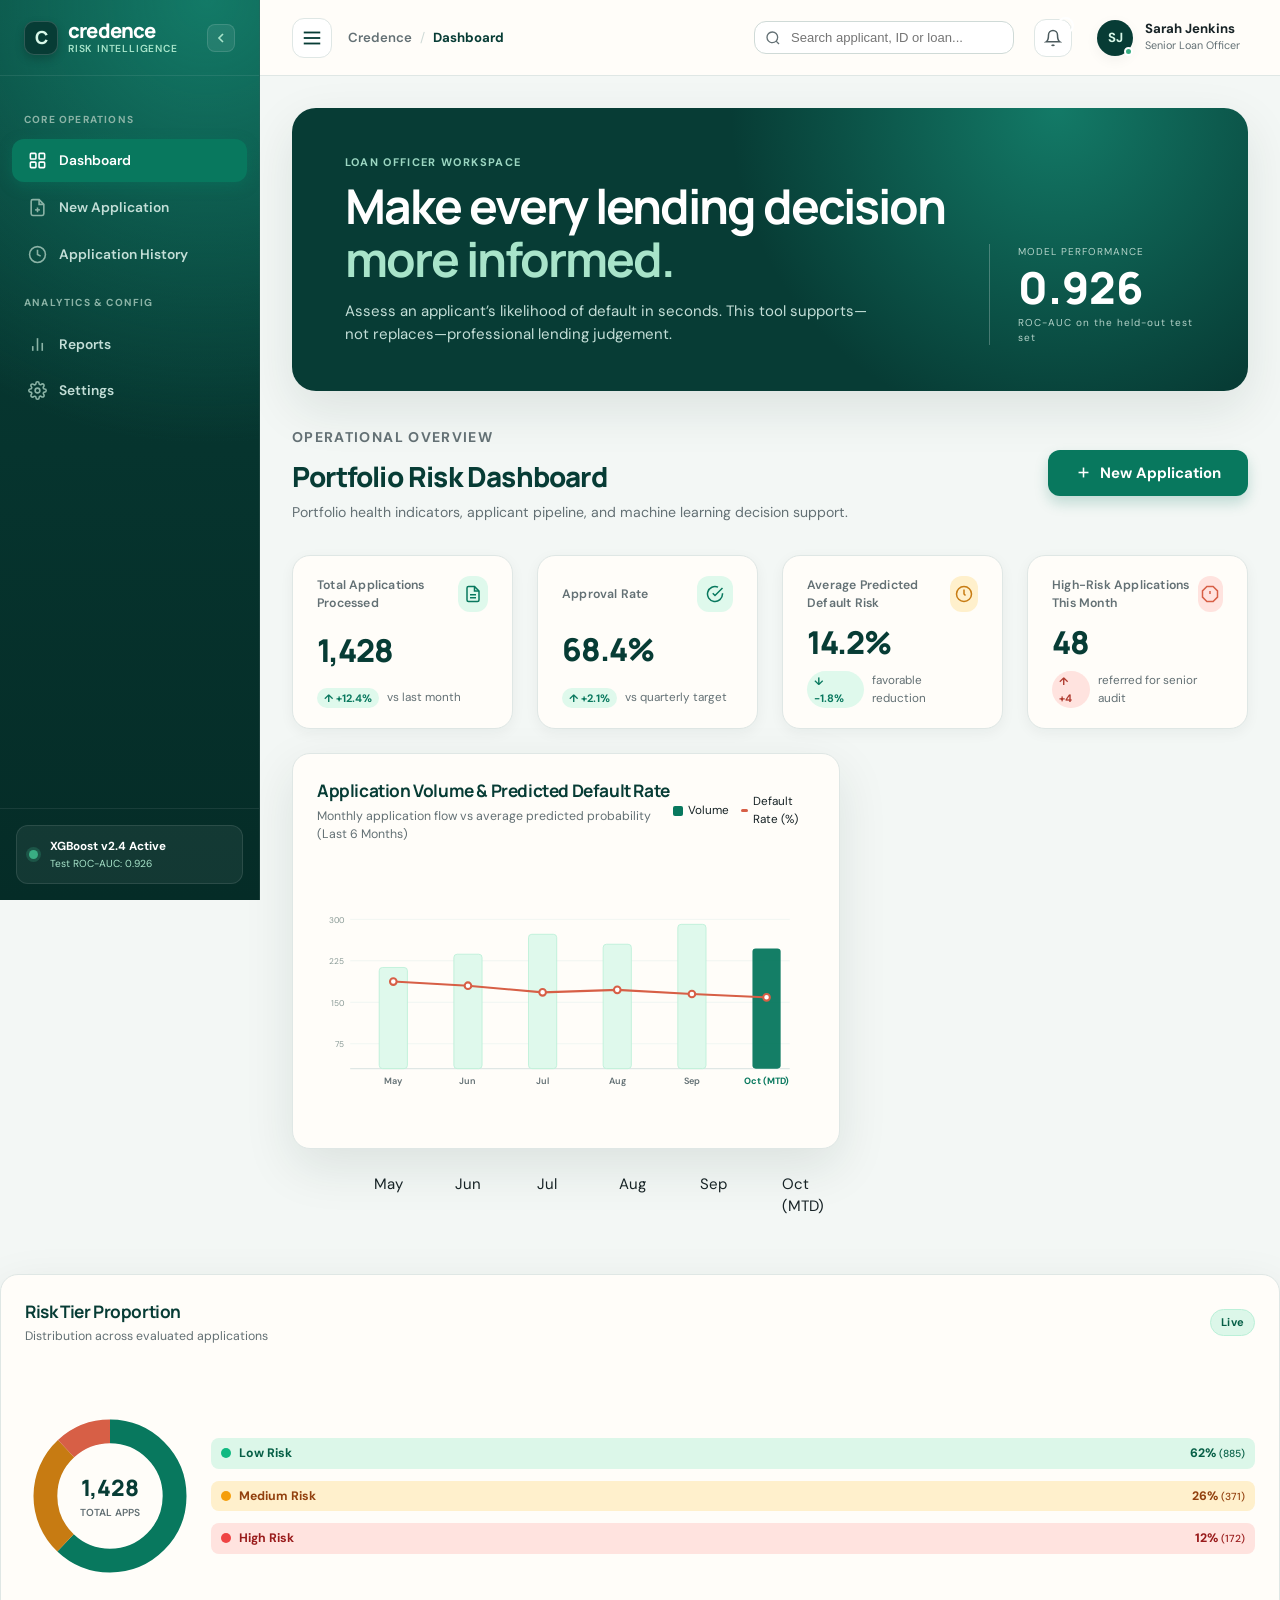
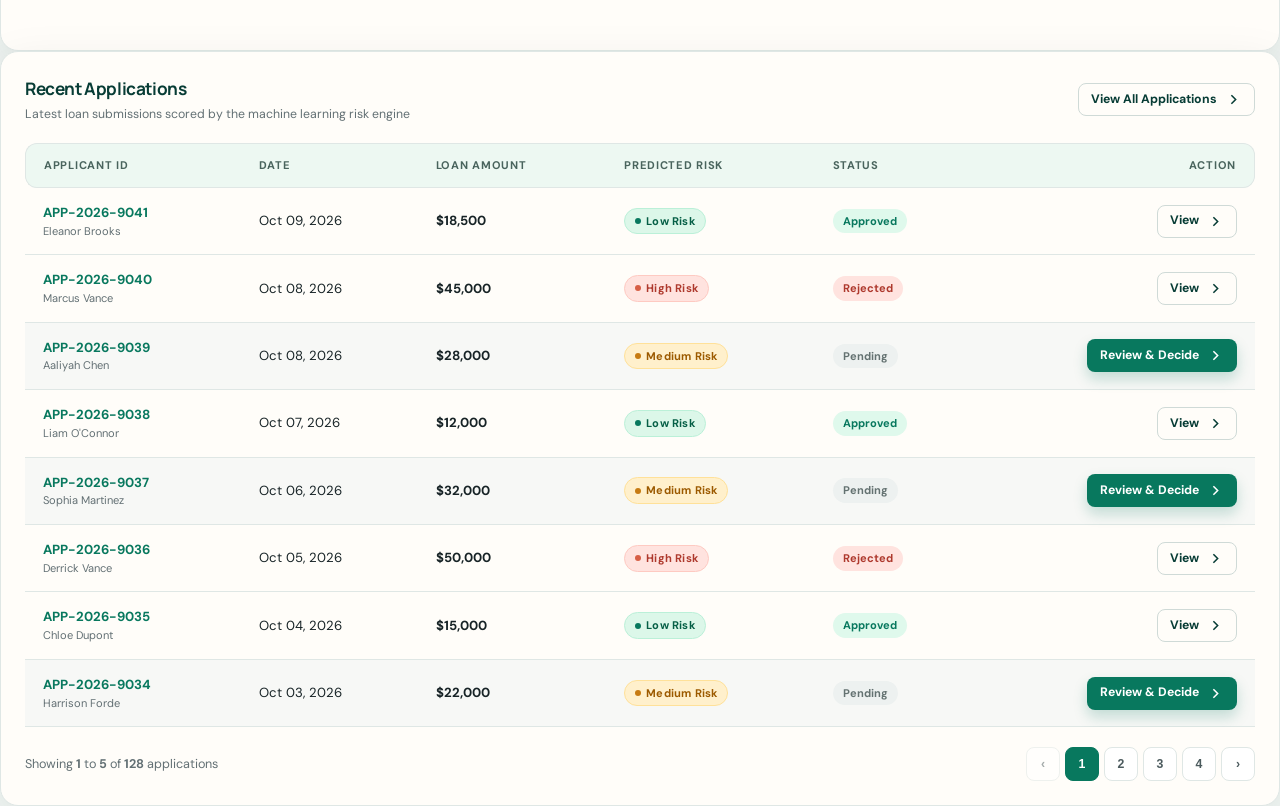
<file: frontend/index.html>
<!doctype html>
<html lang="en">
<head>
  <meta charset="utf-8">
  <meta name="viewport" content="width=device-width, initial-scale=1">
  <meta name="description" content="Credence Bank Credit Risk Assessment Platform - Executive Loan Officer Dashboard">
  <title>Credence | Loan Officer Dashboard</title>
  <link rel="preconnect" href="https://fonts.googleapis.com">
  <link rel="preconnect" href="https://fonts.gstatic.com" crossorigin>
  <link href="https://fonts.googleapis.com/css2?family=DM+Sans:ital,opsz,wght@0,9..40,400;0,9..40,500;0,9..40,600;0,9..40,700;1,9..40,400&family=Manrope:wght@600;700;800&display=swap" rel="stylesheet">
  <link rel="stylesheet" href="theme.css">
</head>
<body>
  <div class="app-layout">
    <!-- PERSISTENT LEFT SIDEBAR -->
    <aside class="sidebar" id="appSidebar">
      <div class="sidebar-header">
        <a class="brand-link" href="index.html">
          <div class="brand-icon-box">C</div>
          <div class="brand-details">
            <span class="brand-title">credence</span>
            <span class="brand-tagline">Risk Intelligence</span>
          </div>
        </a>
      </div>

      <nav class="sidebar-nav-container" aria-label="Main Navigation">
        <span class="nav-section-label">Core Operations</span>
        <a class="nav-item active" href="index.html">
          <svg viewBox="0 0 24 24" fill="none" stroke="currentColor"><rect x="3" y="3" width="7" height="7" rx="1"></rect><rect x="14" y="3" width="7" height="7" rx="1"></rect><rect x="14" y="14" width="7" height="7" rx="1"></rect><rect x="3" y="14" width="7" height="7" rx="1"></rect></svg>
          <span>Dashboard</span>
        </a>
        <a class="nav-item" href="new-application.html">
          <svg viewBox="0 0 24 24" fill="none" stroke="currentColor"><path d="M14 2H6a2 2 0 0 0-2 2v16a2 2 0 0 0 2 2h12a2 2 0 0 0 2-2V8z"></path><polyline points="14 2 14 8 20 8"></polyline><line x1="12" y1="18" x2="12" y2="12"></line><line x1="9" y1="15" x2="15" y2="15"></line></svg>
          <span>New Application</span>
        </a>
        <a class="nav-item" href="history.html">
          <svg viewBox="0 0 24 24" fill="none" stroke="currentColor"><circle cx="12" cy="12" r="10"></circle><polyline points="12 6 12 12 16 14"></polyline></svg>
          <span>Application History</span>
        </a>

        <span class="nav-section-label">Analytics & Config</span>
        <a class="nav-item" href="reports.html">
          <svg viewBox="0 0 24 24" fill="none" stroke="currentColor"><line x1="18" y1="20" x2="18" y2="10"></line><line x1="12" y1="20" x2="12" y2="4"></line><line x1="6" y1="20" x2="6" y2="14"></line></svg>
          <span>Reports</span>
        </a>
        <a class="nav-item" href="settings.html">
          <svg viewBox="0 0 24 24" fill="none" stroke="currentColor"><circle cx="12" cy="12" r="3"></circle><path d="M19.4 15a1.65 1.65 0 0 0 .33 1.82l.06.06a2 2 0 0 1 0 2.83 2 2 0 0 1-2.83 0l-.06-.06a1.65 1.65 0 0 0-1.82-.33 1.65 1.65 0 0 0-1 1.51V21a2 2 0 0 1-2 2 2 2 0 0 1-2-2v-.09A1.65 1.65 0 0 0 9 19.4a1.65 1.65 0 0 0-1.82.33l-.06.06a2 2 0 0 1-2.83 0 2 2 0 0 1 0-2.83l.06-.06a1.65 1.65 0 0 0 .33-1.82 1.65 1.65 0 0 0-1.51-1H3a2 2 0 0 1-2-2 2 2 0 0 1 2-2h.09A1.65 1.65 0 0 0 4.6 9a1.65 1.65 0 0 0-.33-1.82l-.06-.06a2 2 0 0 1 0-2.83 2 2 0 0 1 2.83 0l.06.06a1.65 1.65 0 0 0 1.82.33H9a1.65 1.65 0 0 0 1-1.51V3a2 2 0 0 1 2-2 2 2 0 0 1 2 2v.09a1.65 1.65 0 0 0 1 1.51 1.65 1.65 0 0 0 1.82-.33l.06-.06a2 2 0 0 1 2.83 0 2 2 0 0 1 0 2.83l-.06.06a1.65 1.65 0 0 0-.33 1.82V9a1.65 1.65 0 0 0 1.51 1H21a2 2 0 0 1 2 2 2 2 0 0 1-2 2h-.09a1.65 1.65 0 0 0-1.51 1z"></path></svg>
          <span>Settings</span>
        </a>
      </nav>

      <div class="sidebar-footer">
        <div class="model-badge-card">
          <div class="model-indicator-dot"></div>
          <div class="model-badge-info">
            <span class="model-badge-name">XGBoost v2.4 Active</span>
            <span class="model-badge-status">Test ROC-AUC: 0.926</span>
          </div>
        </div>
      </div>
    </aside>

    <!-- MAIN CONTENT AREA -->
    <div class="main-wrapper">
      <!-- PERSISTENT TOP BAR -->
      <header class="topbar">
        <div class="topbar-left">
          <button class="sidebar-toggle-btn mobile-menu-btn" id="sidebarToggleBtn" onclick="toggleAppSidebar(event)" aria-label="Toggle navigation menu" title="Toggle Sidebar">
            <svg width="22" height="22" viewBox="0 0 24 24" fill="none" stroke="currentColor" stroke-width="2"><line x1="3" y1="12" x2="21" y2="12"></line><line x1="3" y1="6" x2="21" y2="6"></line><line x1="3" y1="18" x2="21" y2="18"></line></svg>
          </button>
          <div class="breadcrumb-container">
            <a class="breadcrumb-root" href="index.html">Credence</a>
            <span class="breadcrumb-separator">/</span>
            <span class="breadcrumb-current">Dashboard</span>
          </div>
        </div>

        <div class="topbar-right">
          <div class="search-wrapper">
            <svg class="search-icon" viewBox="0 0 24 24" fill="none" stroke="currentColor" stroke-width="2"><circle cx="11" cy="11" r="8"></circle><line x1="21" y1="21" x2="16.65" y2="16.65"></line></svg>
            <input class="search-input" id="globalSearch" type="search" placeholder="Search applicant, ID or loan..." aria-label="Global search">
          </div>

          <button class="icon-action-btn" id="notifBtn" aria-label="Notifications">
            <svg width="18" height="18" viewBox="0 0 24 24" fill="none" stroke="currentColor" stroke-width="2"><path d="M18 8A6 6 0 0 0 6 8c0 7-3 9-3 9h18s-3-2-3-9"></path><path d="M13.73 21a2 2 0 0 1-3.46 0"></path></svg>
            <span class="icon-badge">3</span>
          </button>

          <!-- Notifications Dropdown -->
          <div class="dropdown-menu" id="notifDropdown">
            <div class="dropdown-header">
              <h4>System Alerts</h4>
              <span class="badge badge-low">3 New</span>
            </div>
            <a class="dropdown-item" href="history.html">
              <div>
                <p class="dropdown-item-title">High-risk applicant flagged</p>
                <p class="dropdown-item-sub">APP-2026-9040 Marcus Vance flagged at 73.8% risk.</p>
              </div>
            </a>
            <a class="dropdown-item" href="settings.html">
              <div>
                <p class="dropdown-item-title">Model Retraining Completed</p>
                <p class="dropdown-item-sub">XGBoost v2.4 test ROC-AUC updated to 0.926.</p>
              </div>
            </a>
            <a class="dropdown-item" href="history.html">
              <div>
                <p class="dropdown-item-title">Underwriting Threshold Reached</p>
                <p class="dropdown-item-sub">Monthly portfolio approval rate stabilized at 68.4%.</p>
              </div>
            </a>
          </div>

          <!-- Officer Profile -->
          <div class="officer-profile" id="profileBtn">
            <div class="officer-avatar">SJ</div>
            <div class="officer-info">
              <span class="officer-name">Sarah Jenkins</span>
              <span class="officer-role">Senior Loan Officer</span>
            </div>
          </div>
        </div>
      </header>

      <!-- MAIN CONTENT -->
      <main class="main-content">
        <!-- CREDENCE HERO BANNER -->
        <section class="hero">
          <div>
            <p class="eyebrow">LOAN OFFICER WORKSPACE</p>
            <h1>Make every lending decision <em>more informed.</em></h1>
            <p class="hero-copy">Assess an applicant’s likelihood of default in seconds. This tool supports—not replaces—professional lending judgement.</p>
          </div>
          <div class="hero-stat">
            <span>MODEL PERFORMANCE</span>
            <strong>0.926</strong>
            <small>ROC-AUC on the held-out test set</small>
          </div>
        </section>

        <!-- Page Title & New Application Button -->
        <div class="page-header-row">
          <div class="page-title-block">
            <p class="eyebrow">OPERATIONAL OVERVIEW</p>
            <h1>Portfolio Risk Dashboard</h1>
            <p>Portfolio health indicators, applicant pipeline, and machine learning decision support.</p>
          </div>
          <a class="btn btn-primary btn-lg" href="new-application.html">
            <svg viewBox="0 0 24 24" fill="none" stroke="currentColor"><line x1="12" y1="5" x2="12" y2="19"></line><line x1="5" y1="12" x2="19" y2="12"></line></svg>
            <span>New Application</span>
          </a>
        </div>

        <!-- ROW OF 4 SUMMARY KPI CARDS -->
        <section class="grid-12" style="margin-bottom: var(--space-6);" aria-label="Key Performance Indicators">
          <!-- KPI 1: Total Applications Processed -->
          <article class="col-3 kpi-card">
            <div class="kpi-top">
              <span class="kpi-label">Total Applications Processed</span>
              <div class="kpi-icon-box">
                <svg width="18" height="18" viewBox="0 0 24 24" fill="none" stroke="currentColor" stroke-width="2"><path d="M14 2H6a2 2 0 0 0-2 2v16a2 2 0 0 0 2 2h12a2 2 0 0 0 2-2V8z"></path><polyline points="14 2 14 8 20 8"></polyline><line x1="16" y1="13" x2="8" y2="13"></line><line x1="16" y1="17" x2="8" y2="17"></line></svg>
              </div>
            </div>
            <div class="kpi-value" id="kpiTotalProcessed">1,428</div>
            <div class="kpi-bottom">
              <span class="trend-badge positive">↑ +12.4%</span>
              <span>vs last month</span>
            </div>
          </article>

          <!-- KPI 2: Approval Rate -->
          <article class="col-3 kpi-card">
            <div class="kpi-top">
              <span class="kpi-label">Approval Rate</span>
              <div class="kpi-icon-box green">
                <svg width="18" height="18" viewBox="0 0 24 24" fill="none" stroke="currentColor" stroke-width="2"><path d="M22 11.08V12a10 10 0 1 1-5.93-9.14"></path><polyline points="22 4 12 14.01 9 11.01"></polyline></svg>
              </div>
            </div>
            <div class="kpi-value" id="kpiApprovalRate">68.4%</div>
            <div class="kpi-bottom">
              <span class="trend-badge positive">↑ +2.1%</span>
              <span>vs quarterly target</span>
            </div>
          </article>

          <!-- KPI 3: Average Predicted Default Risk -->
          <article class="col-3 kpi-card">
            <div class="kpi-top">
              <span class="kpi-label">Average Predicted Default Risk</span>
              <div class="kpi-icon-box amber">
                <svg width="18" height="18" viewBox="0 0 24 24" fill="none" stroke="currentColor" stroke-width="2"><circle cx="12" cy="12" r="10"></circle><polyline points="12 6 12 12 14 14"></polyline></svg>
              </div>
            </div>
            <div class="kpi-value" id="kpiAvgRisk">14.2%</div>
            <div class="kpi-bottom">
              <span class="trend-badge positive">↓ -1.8%</span>
              <span>favorable reduction</span>
            </div>
          </article>

          <!-- KPI 4: High-Risk Applications This Month -->
          <article class="col-3 kpi-card">
            <div class="kpi-top">
              <span class="kpi-label">High-Risk Applications This Month</span>
              <div class="kpi-icon-box red">
                <svg width="18" height="18" viewBox="0 0 24 24" fill="none" stroke="currentColor" stroke-width="2"><polygon points="7.86 2 16.14 2 22 7.86 22 16.14 16.14 22 7.86 22 2 16.14 2 7.86 7.86 2"></polygon><line x1="12" y1="8" x2="12" y2="12"></line><line x1="12" y1="16" x2="12.01" y2="16"></line></svg>
              </div>
            </div>
            <div class="kpi-value" id="kpiHighRiskCount">48</div>
            <div class="kpi-bottom">
              <span class="trend-badge negative">↑ +4</span>
              <span>referred for senior audit</span>
            </div>
          </article>
        </section>

        <!-- SIDE-BY-SIDE PANELS (LINE CHART & DONUT CHART) -->
        <section class="grid-12" style="margin-bottom: var(--space-6);" aria-label="Visual Analytics">
          <!-- PANEL 1: Line Chart (Application Volume & Predicted Default Rate over last 6 months) -->
          <div class="col-7 card">
            <div class="card-header">
              <div>
                <h2 class="card-title">Application Volume & Predicted Default Rate</h2>
                <p class="card-subtitle">Monthly application flow vs average predicted probability (Last 6 Months)</p>
              </div>
              <div style="display: flex; gap: var(--space-3); align-items: center; font-size: 0.78rem;">
                <span style="display: inline-flex; align-items: center; gap: 5px;">
                  <span style="width: 10px; height: 10px; border-radius: 2px; background: #08785e;"></span>
                  Volume
                </span>
                <span style="display: inline-flex; align-items: center; gap: 5px;">
                  <span style="width: 10px; height: 3px; border-radius: 2px; background: #d75f46;"></span>
                  Default Rate (%)
                </span>
              </div>
            </div>

            <!-- Crisp Interactive SVG Dual Chart in Credence Palette -->
            <div style="width: 100%; height: 260px; position: relative;">
              <svg viewBox="0 0 600 240" style="width: 100%; height: 100%; overflow: visible;" aria-label="Application Volume and Default Rate Chart">
                <!-- Background Grid Lines -->
                <line x1="40" y1="30" x2="570" y2="30" stroke="#edf4f1" stroke-width="1"></line>
                <line x1="40" y1="80" x2="570" y2="80" stroke="#edf4f1" stroke-width="1"></line>
                <line x1="40" y1="130" x2="570" y2="130" stroke="#edf4f1" stroke-width="1"></line>
                <line x1="40" y1="180" x2="570" y2="180" stroke="#edf4f1" stroke-width="1"></line>
                <line x1="40" y1="210" x2="570" y2="210" stroke="#dfe7e5" stroke-width="1.5"></line>

                <!-- Left Axis Ticks (Volume) -->
                <text x="32" y="34" fill="#889995" font-size="10" text-anchor="end">300</text>
                <text x="32" y="84" fill="#889995" font-size="10" text-anchor="end">225</text>
                <text x="32" y="134" fill="#889995" font-size="10" text-anchor="end">150</text>
                <text x="32" y="184" fill="#889995" font-size="10" text-anchor="end">75</text>

                <!-- Month Bars (Volume) -->
                <rect x="75" y="88" width="34" height="122" rx="4" fill="#dff9ec" stroke="#bbf0d8" stroke-width="1"></rect>
                <rect x="165" y="72" width="34" height="138" rx="4" fill="#dff9ec" stroke="#bbf0d8" stroke-width="1"></rect>
                <rect x="255" y="48" width="34" height="162" rx="4" fill="#dff9ec" stroke="#bbf0d8" stroke-width="1"></rect>
                <rect x="345" y="60" width="34" height="150" rx="4" fill="#dff9ec" stroke="#bbf0d8" stroke-width="1"></rect>
                <rect x="435" y="36" width="34" height="174" rx="4" fill="#dff9ec" stroke="#bbf0d8" stroke-width="1"></rect>
                <rect x="525" y="65" width="34" height="145" rx="4" fill="#08785e" opacity="0.95"></rect>

                <!-- Default Rate Trend Line in Coral -->
                <path d="M 92 105 L 182 110 L 272 118 L 362 115 L 452 120 L 542 124" fill="none" stroke="#d75f46" stroke-width="2.5" stroke-linecap="round"></path>
                
                <!-- Data Points -->
                <circle cx="92" cy="105" r="4" fill="#ffffff" stroke="#d75f46" stroke-width="2.5"></circle>
                <circle cx="182" cy="110" r="4" fill="#ffffff" stroke="#d75f46" stroke-width="2.5"></circle>
                <circle cx="272" cy="118" r="4" fill="#ffffff" stroke="#d75f46" stroke-width="2.5"></circle>
                <circle cx="362" cy="115" r="4" fill="#ffffff" stroke="#d75f46" stroke-width="2.5"></circle>
                <circle cx="452" cy="120" r="4" fill="#ffffff" stroke="#d75f46" stroke-width="2.5"></circle>
                <circle cx="542" cy="124" r="4" fill="#ffffff" stroke="#d75f46" stroke-width="2.5"></circle>

                <!-- Month Labels -->
                <text x="92" y="228" fill="#637074" font-size="11" font-weight="600" text-anchor="middle">May</text>
                <text x="182" y="228" fill="#637074" font-size="11" font-weight="600" text-anchor="middle">Jun</text>
                <text x="272" y="228" fill="#637074" font-size="11" font-weight="600" text-anchor="middle">Jul</text>
                <text x="362" y="228" fill="#637074" font-size="11" font-weight="600" text-anchor="middle">Aug</text>
                <text x="452" y="228" fill="#637074" font-size="11" font-weight="600" text-anchor="middle">Sep</text>
                <text x="542" y="228" fill="#08785e" font-size="11" font-weight="700" text-anchor="middle">Oct (MTD)</text>
              </svg>
            </div>
          </div>
                
                <!-- Data Points -->
                <circle cx="92" cy="105" r="4" fill="#ffffff" stroke="#ef4444" stroke-width="2.5"></circle>
                <circle cx="182" cy="110" r="4" fill="#ffffff" stroke="#ef4444" stroke-width="2.5"></circle>
                <circle cx="272" cy="118" r="4" fill="#ffffff" stroke="#ef4444" stroke-width="2.5"></circle>
                <circle cx="362" cy="115" r="4" fill="#ffffff" stroke="#ef4444" stroke-width="2.5"></circle>
                <circle cx="452" cy="120" r="4" fill="#ffffff" stroke="#ef4444" stroke-width="2.5"></circle>
                <circle cx="542" cy="124" r="4" fill="#ffffff" stroke="#ef4444" stroke-width="2.5"></circle>

                <!-- Month Labels -->
                <text x="92" y="228" fill="#64748b" font-size="11" font-weight="600" text-anchor="middle">May</text>
                <text x="182" y="228" fill="#64748b" font-size="11" font-weight="600" text-anchor="middle">Jun</text>
                <text x="272" y="228" fill="#64748b" font-size="11" font-weight="600" text-anchor="middle">Jul</text>
                <text x="362" y="228" fill="#64748b" font-size="11" font-weight="600" text-anchor="middle">Aug</text>
                <text x="452" y="228" fill="#64748b" font-size="11" font-weight="600" text-anchor="middle">Sep</text>
                <text x="542" y="228" fill="#0284c7" font-size="11" font-weight="700" text-anchor="middle">Oct (MTD)</text>
              </svg>
            </div>
          </div>

          <!-- PANEL 2: Donut Chart (Proportion of Low / Medium / High risk applications) -->
          <div class="col-5 card">
            <div class="card-header">
              <div>
                <h2 class="card-title">Risk Tier Proportion</h2>
                <p class="card-subtitle">Distribution across evaluated applications</p>
              </div>
              <span class="badge badge-low">Live</span>
            </div>

            <div style="display: flex; align-items: center; justify-content: space-around; height: 260px; gap: var(--space-4);">
              <!-- Donut Graphic -->
              <div style="position: relative; width: 170px; height: 170px; flex-shrink: 0;">
                <svg viewBox="0 0 100 100" style="width: 100%; height: 100%; transform: rotate(-90deg);">
                  <!-- Background Track -->
                  <circle cx="50" cy="50" r="38" fill="none" stroke="#edf4f1" stroke-width="14"></circle>
                  <!-- Low Risk Arc (62% => #08785e) -->
                  <circle cx="50" cy="50" r="38" fill="none" stroke="#08785e" stroke-width="14" stroke-dasharray="148 239" stroke-dashoffset="0"></circle>
                  <!-- Medium Risk Arc (26% => #c77b12) -->
                  <circle cx="50" cy="50" r="38" fill="none" stroke="#c77b12" stroke-width="14" stroke-dasharray="62 239" stroke-dashoffset="-148"></circle>
                  <!-- High Risk Arc (12% => #d75f46) -->
                  <circle cx="50" cy="50" r="38" fill="none" stroke="#d75f46" stroke-width="14" stroke-dasharray="29 239" stroke-dashoffset="-210"></circle>
                </svg>
                <!-- Donut Center Text -->
                <div style="position: absolute; top: 0; left: 0; width: 100%; height: 100%; display: flex; flex-direction: column; align-items: center; justify-content: center; text-align: center;">
                  <span style="font-family: 'Manrope', sans-serif; font-size: 1.5rem; font-weight: 800; color: var(--deep);" id="donutTotal">1,428</span>
                  <span style="font-size: 0.68rem; color: var(--text-muted); font-weight: 600; text-transform: uppercase;">Total Apps</span>
                </div>
              </div>

              <!-- Donut Legend & Breakdown -->
              <div style="display: flex; flex-direction: column; gap: var(--space-3); flex: 1;">
                <div style="display: flex; align-items: center; justify-content: space-between; padding: 6px 10px; border-radius: var(--radius-sm); background: var(--risk-low-bg);">
                  <div style="display: flex; align-items: center; gap: 8px;">
                    <span style="width: 10px; height: 10px; border-radius: 50%; background: #10b981;"></span>
                    <span style="font-size: 0.82rem; font-weight: 700; color: #065f46;">Low Risk</span>
                  </div>
                  <span style="font-size: 0.82rem; font-weight: 800; color: #065f46;">62% <small style="font-weight: 500;">(885)</small></span>
                </div>

                <div style="display: flex; align-items: center; justify-content: space-between; padding: 6px 10px; border-radius: var(--radius-sm); background: var(--risk-med-bg);">
                  <div style="display: flex; align-items: center; gap: 8px;">
                    <span style="width: 10px; height: 10px; border-radius: 50%; background: #f59e0b;"></span>
                    <span style="font-size: 0.82rem; font-weight: 700; color: #92400e;">Medium Risk</span>
                  </div>
                  <span style="font-size: 0.82rem; font-weight: 800; color: #92400e;">26% <small style="font-weight: 500;">(371)</small></span>
                </div>

                <div style="display: flex; align-items: center; justify-content: space-between; padding: 6px 10px; border-radius: var(--radius-sm); background: var(--risk-high-bg);">
                  <div style="display: flex; align-items: center; gap: 8px;">
                    <span style="width: 10px; height: 10px; border-radius: 50%; background: #ef4444;"></span>
                    <span style="font-size: 0.82rem; font-weight: 700; color: #991b1b;">High Risk</span>
                  </div>
                  <span style="font-size: 0.82rem; font-weight: 800; color: #991b1b;">12% <small style="font-weight: 500;">(172)</small></span>
                </div>
              </div>
            </div>
          </div>
        </section>

        <!-- RECENT APPLICATIONS TABLE -->
        <section class="card" aria-label="Recent Applications">
          <div class="card-header">
            <div>
              <h2 class="card-title">Recent Applications</h2>
              <p class="card-subtitle">Latest loan submissions scored by the machine learning risk engine</p>
            </div>
            <a class="btn btn-secondary btn-sm" href="history.html">
              <span>View All Applications</span>
              <svg viewBox="0 0 24 24" fill="none" stroke="currentColor"><polyline points="9 18 15 12 9 6"></polyline></svg>
            </a>
          </div>

          <div class="table-responsive">
            <table class="data-table">
              <thead>
                <tr>
                  <th>Applicant ID</th>
                  <th>Date</th>
                  <th>Loan Amount</th>
                  <th>Predicted Risk</th>
                  <th>Status</th>
                  <th style="text-align: right;">Action</th>
                </tr>
              </thead>
              <tbody id="recentTableBody">
                <!-- Dynamically rendered via JS -->
              </tbody>
            </table>
          </div>

          <!-- Pagination Controls -->
          <div class="pagination-container">
            <span>Showing <strong id="pageStart">1</strong> to <strong id="pageEnd">5</strong> of <strong id="pageTotal">128</strong> applications</span>
            <div class="pagination-controls">
              <button class="page-btn" id="prevPageBtn" disabled>‹</button>
              <button class="page-btn active">1</button>
              <button class="page-btn">2</button>
              <button class="page-btn">3</button>
              <button class="page-btn">4</button>
              <button class="page-btn" id="nextPageBtn">›</button>
            </div>
          </div>
        </section>
      </main>
    </div>
  </div>

  <script src="data-store.js"></script>
  <script>
    document.addEventListener("DOMContentLoaded", () => {
      const user = getAuthUser();
      if (user && user.role === "applicant") {
        const hero = document.querySelector(".hero");
        if (hero) {
          const banner = document.createElement("div");
          banner.className = "application-decision-banner status-pending";
          banner.style.marginBottom = "var(--space-6)";
          banner.innerHTML = `
            <div class="decision-banner-icon">👤</div>
            <div class="decision-banner-body" style="display: flex; justify-content: space-between; align-items: center; width: 100%; flex-wrap: wrap; gap: 12px;">
              <div>
                <h4>Signed in as Loan Applicant (${user.name})</h4>
                <p>You are viewing the loan officer console. Switch to your Applicant Portal to track your loan submissions.</p>
              </div>
              <a href="applicant-dashboard.html" class="btn btn-primary btn-sm" style="white-space: nowrap;">Go to Applicant Portal →</a>
            </div>
          `;
          hero.parentNode.insertBefore(banner, hero);
        }
      }

      const apps = getApplications();
      const recentApps = apps.slice(0, 8);
      const tbody = document.getElementById("recentTableBody");

      if (tbody) {
        tbody.innerHTML = recentApps.map(item => {
          const isPending = (item.status || "").toLowerCase().includes("pen");
          return `
          <tr style="${isPending ? 'background-color: rgba(3, 105, 161, 0.03);' : ''}">
            <td>
              <a href="prediction-result.html?id=${item.id}" class="applicant-id-link" onclick="loadApplicantToResult('${item.id}')">${item.id}</a>
              <div style="font-size: 0.74rem; color: var(--text-muted);">${item.applicant_name || 'Loan Applicant'}</div>
            </td>
            <td>${item.date}</td>
            <td style="font-weight: 700;">${formatCurrency(item.loan_amnt)}</td>
            <td>${getRiskBadgeHtml(item.risk_level)}</td>
            <td>${getStatusPillHtml(item.status)}</td>
            <td style="text-align: right;">
              <a href="prediction-result.html?id=${item.id}" class="btn ${isPending ? 'btn-primary' : 'btn-secondary'} btn-sm" onclick="loadApplicantToResult('${item.id}')">
                <span>${isPending ? 'Review & Decide' : 'View'}</span>
                <svg viewBox="0 0 24 24" fill="none" stroke="currentColor"><polyline points="9 18 15 12 9 6"></polyline></svg>
              </a>
            </td>
          </tr>
        `;
        }).join("");
      }
    });

    function loadApplicantToResult(id) {
      const apps = getApplications();
      const found = apps.find(a => a.id === id);
      if (found) {
        saveCurrentAssessment(found);
      }
    }
  </script>
</body>
</html>
</file>
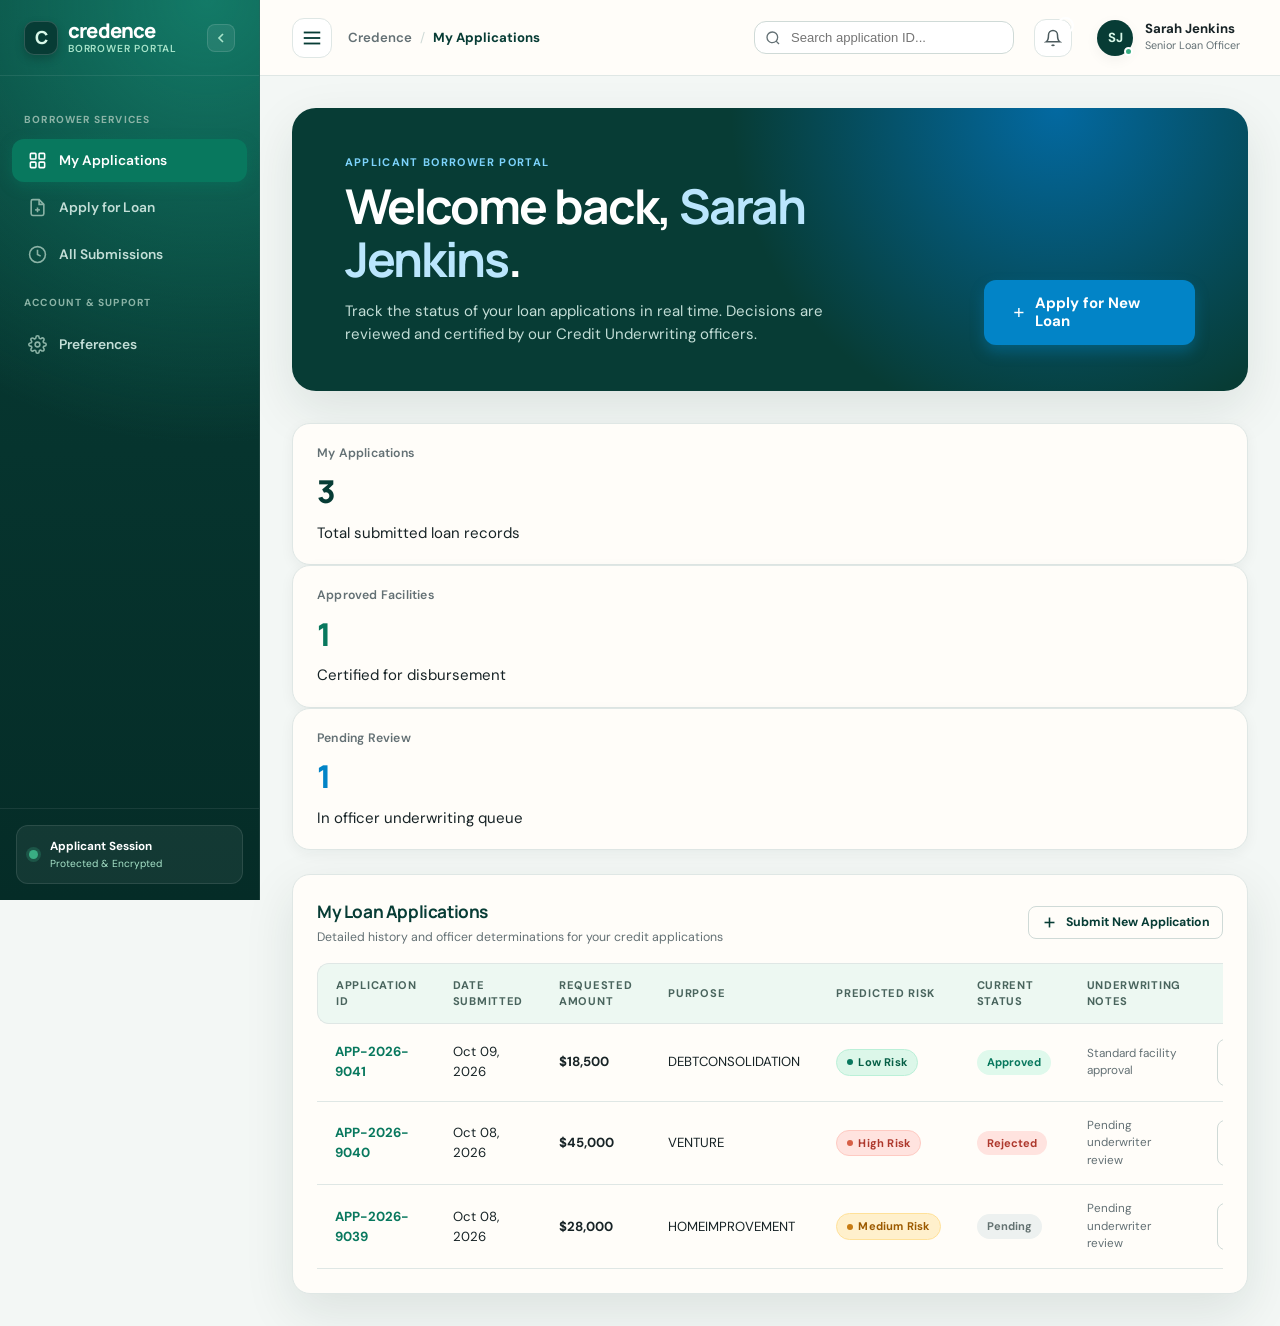
<file: frontend/applicant-dashboard.html>
<!doctype html>
<html lang="en">
<head>
  <meta charset="utf-8">
  <meta name="viewport" content="width=device-width, initial-scale=1">
  <meta name="description" content="Credence Bank - Applicant Portal. View loan status and submit applications.">
  <title>Credence | Applicant Portal</title>
  <link rel="preconnect" href="https://fonts.googleapis.com">
  <link rel="preconnect" href="https://fonts.gstatic.com" crossorigin>
  <link href="https://fonts.googleapis.com/css2?family=DM+Sans:ital,opsz,wght@0,9..40,400;0,9..40,500;0,9..40,600;0,9..40,700;1,9..40,400&family=Manrope:wght@600;700;800&display=swap" rel="stylesheet">
  <link rel="stylesheet" href="theme.css">
</head>
<body>
  <div class="app-layout">
    <!-- PERSISTENT LEFT SIDEBAR -->
    <aside class="sidebar" id="appSidebar">
      <div class="sidebar-header">
        <a class="brand-link" href="applicant-dashboard.html">
          <div class="brand-icon-box">C</div>
          <div class="brand-details">
            <span class="brand-title">credence</span>
            <span class="brand-tagline">Borrower Portal</span>
          </div>
        </a>
      </div>

      <nav class="sidebar-nav-container" aria-label="Main Navigation">
        <span class="nav-section-label">Borrower Services</span>
        <a class="nav-item active" href="applicant-dashboard.html">
          <svg viewBox="0 0 24 24" fill="none" stroke="currentColor"><rect x="3" y="3" width="7" height="7" rx="1"></rect><rect x="14" y="3" width="7" height="7" rx="1"></rect><rect x="14" y="14" width="7" height="7" rx="1"></rect><rect x="3" y="14" width="7" height="7" rx="1"></rect></svg>
          <span>My Applications</span>
        </a>
        <a class="nav-item" href="new-application.html">
          <svg viewBox="0 0 24 24" fill="none" stroke="currentColor"><path d="M14 2H6a2 2 0 0 0-2 2v16a2 2 0 0 0 2 2h12a2 2 0 0 0 2-2V8z"></path><polyline points="14 2 14 8 20 8"></polyline><line x1="12" y1="18" x2="12" y2="12"></line><line x1="9" y1="15" x2="15" y2="15"></line></svg>
          <span>Apply for Loan</span>
        </a>
        <a class="nav-item" href="history.html">
          <svg viewBox="0 0 24 24" fill="none" stroke="currentColor"><circle cx="12" cy="12" r="10"></circle><polyline points="12 6 12 12 16 14"></polyline></svg>
          <span>All Submissions</span>
        </a>

        <span class="nav-section-label">Account & Support</span>
        <a class="nav-item" href="settings.html">
          <svg viewBox="0 0 24 24" fill="none" stroke="currentColor"><circle cx="12" cy="12" r="3"></circle><path d="M19.4 15a1.65 1.65 0 0 0 .33 1.82l.06.06a2 2 0 0 1 0 2.83 2 2 0 0 1-2.83 0l-.06-.06a1.65 1.65 0 0 0-1.82-.33 1.65 1.65 0 0 0-1 1.51V21a2 2 0 0 1-2 2 2 2 0 0 1-2-2v-.09A1.65 1.65 0 0 0 9 19.4a1.65 1.65 0 0 0-1.82.33l-.06.06a2 2 0 0 1-2.83 0 2 2 0 0 1 0-2.83l.06-.06a1.65 1.65 0 0 0 .33-1.82 1.65 1.65 0 0 0-1.51-1H3a2 2 0 0 1-2-2 2 2 0 0 1 2-2h.09A1.65 1.65 0 0 0 4.6 9a1.65 1.65 0 0 0-.33-1.82l-.06-.06a2 2 0 0 1 0-2.83 2 2 0 0 1 2.83 0l.06.06a1.65 1.65 0 0 0 1.82.33H9a1.65 1.65 0 0 0 1-1.51V3a2 2 0 0 1 2-2 2 2 0 0 1 2 2v.09a1.65 1.65 0 0 0 1 1.51 1.65 1.65 0 0 0 1.82-.33l.06-.06a2 2 0 0 1 2.83 0 2 2 0 0 1 0 2.83l-.06.06a1.65 1.65 0 0 0-.33 1.82V9a1.65 1.65 0 0 0 1.51 1H21a2 2 0 0 1 2 2 2 2 0 0 1-2 2h-.09a1.65 1.65 0 0 0-1.51 1z"></path></svg>
          <span>Preferences</span>
        </a>
      </nav>

      <div class="sidebar-footer">
        <div class="model-badge-card">
          <div class="model-indicator-dot"></div>
          <div class="model-badge-info">
            <span class="model-badge-name">Applicant Session</span>
            <span class="model-badge-status">Protected & Encrypted</span>
          </div>
        </div>
      </div>
    </aside>

    <!-- MAIN CONTENT AREA -->
    <div class="main-wrapper">
      <!-- PERSISTENT TOP BAR -->
      <header class="topbar">
        <div class="topbar-left">
          <button class="sidebar-toggle-btn mobile-menu-btn" id="sidebarToggleBtn" onclick="toggleAppSidebar(event)" aria-label="Toggle navigation menu" title="Toggle Sidebar">
            <svg width="22" height="22" viewBox="0 0 24 24" fill="none" stroke="currentColor" stroke-width="2"><line x1="3" y1="12" x2="21" y2="12"></line><line x1="3" y1="6" x2="21" y2="6"></line><line x1="3" y1="18" x2="21" y2="18"></line></svg>
          </button>
          <div class="breadcrumb-container">
            <a class="breadcrumb-root" href="applicant-dashboard.html">Credence</a>
            <span class="breadcrumb-separator">/</span>
            <span class="breadcrumb-current">My Applications</span>
          </div>
        </div>

        <div class="topbar-right">
          <div class="search-wrapper">
            <svg class="search-icon" viewBox="0 0 24 24" fill="none" stroke="currentColor" stroke-width="2"><circle cx="11" cy="11" r="8"></circle><line x1="21" y1="21" x2="16.65" y2="16.65"></line></svg>
            <input class="search-input" id="globalSearch" type="search" placeholder="Search application ID..." aria-label="Global search">
          </div>

          <button class="icon-action-btn" id="notifBtn" aria-label="Notifications">
            <svg width="18" height="18" viewBox="0 0 24 24" fill="none" stroke="currentColor" stroke-width="2"><path d="M18 8A6 6 0 0 0 6 8c0 7-3 9-3 9h18s-3-2-3-9"></path><path d="M13.73 21a2 2 0 0 1-3.46 0"></path></svg>
            <span class="icon-badge">1</span>
          </button>

          <div class="dropdown-menu" id="notifDropdown">
            <div class="dropdown-header">
              <h4>Notifications</h4>
              <span class="badge badge-low">1 Update</span>
            </div>
            <a class="dropdown-item" href="applicant-dashboard.html">
              <div>
                <p class="dropdown-item-title">Underwriting Status Ready</p>
                <p class="dropdown-item-sub">Check your application determinations below.</p>
              </div>
            </a>
          </div>

          <!-- Profile Info -->
          <div class="officer-profile" id="profileBtn">
            <div class="officer-avatar">EB</div>
            <div class="officer-info">
              <span class="officer-name">Eleanor Brooks</span>
              <span class="officer-role">Loan Applicant</span>
            </div>
          </div>
          <div class="dropdown-menu" id="profileDropdown"></div>
        </div>
      </header>

      <!-- MAIN CONTENT -->
      <main class="main-content">
        <!-- APPLICANT HERO BANNER -->
        <section class="hero" style="background-image: radial-gradient(circle at 80% 0%, #0369a1 0, transparent 40%);">
          <div>
            <p class="eyebrow" style="color: #7dd3fc;">APPLICANT BORROWER PORTAL</p>
            <h1>Welcome back, <em id="heroApplicantName" style="color: #bae6fd;">Eleanor Brooks</em>.</h1>
            <p class="hero-copy">Track the status of your loan applications in real time. Decisions are reviewed and certified by our Credit Underwriting officers.</p>
          </div>
          <div style="display: flex; gap: var(--space-3); flex-wrap: wrap;">
            <a class="btn btn-primary btn-lg" href="new-application.html" style="background: #0284c7; box-shadow: 0 7px 14px rgba(2, 132, 199, 0.35);">
              <svg viewBox="0 0 24 24" fill="none" stroke="currentColor" stroke-width="2"><line x1="12" y1="5" x2="12" y2="19"></line><line x1="5" y1="12" x2="19" y2="12"></line></svg>
              <span>Apply for New Loan</span>
            </a>
          </div>
        </section>

        <!-- KPI SUMMARY STATS -->
        <section class="kpi-grid" style="margin-top: var(--space-6);" aria-label="Applicant Loan Metrics">
          <div class="card kpi-card">
            <span class="kpi-label">My Applications</span>
            <div class="kpi-value-row">
              <span class="kpi-value" id="kpiTotalApps">0</span>
            </div>
            <p class="kpi-subtitle">Total submitted loan records</p>
          </div>

          <div class="card kpi-card">
            <span class="kpi-label">Approved Facilities</span>
            <div class="kpi-value-row">
              <span class="kpi-value" id="kpiApprovedApps" style="color: var(--green);">0</span>
            </div>
            <p class="kpi-subtitle">Certified for disbursement</p>
          </div>

          <div class="card kpi-card">
            <span class="kpi-label">Pending Review</span>
            <div class="kpi-value-row">
              <span class="kpi-value" id="kpiPendingApps" style="color: #0284c7;">0</span>
            </div>
            <p class="kpi-subtitle">In officer underwriting queue</p>
          </div>
        </section>

        <!-- MY APPLICATIONS TABLE -->
        <section class="card" style="margin-top: var(--space-6); padding: var(--space-6);">
          <div class="card-header" style="margin-bottom: var(--space-4);">
            <div>
              <h2 class="card-title">My Loan Applications</h2>
              <p class="card-subtitle">Detailed history and officer determinations for your credit applications</p>
            </div>
            <a class="btn btn-secondary btn-sm" href="new-application.html">
              <svg viewBox="0 0 24 24" fill="none" stroke="currentColor"><line x1="12" y1="5" x2="12" y2="19"></line><line x1="5" y1="12" x2="19" y2="12"></line></svg>
              <span>Submit New Application</span>
            </a>
          </div>

          <div class="table-responsive">
            <table class="data-table" aria-label="My Applications Table">
              <thead>
                <tr>
                  <th>Application ID</th>
                  <th>Date Submitted</th>
                  <th>Requested Amount</th>
                  <th>Purpose</th>
                  <th>Predicted Risk</th>
                  <th>Current Status</th>
                  <th>Underwriting Notes</th>
                  <th style="text-align: right;">Action</th>
                </tr>
              </thead>
              <tbody id="applicantTableBody">
                <!-- Dynamically populated -->
              </tbody>
            </table>
          </div>
        </section>
      </main>
    </div>
  </div>

  <script src="data-store.js"></script>
  <script>
    document.addEventListener("DOMContentLoaded", () => {
      const user = getAuthUser();
      
      // Update Hero Name
      const heroName = document.getElementById("heroApplicantName");
      if (heroName) heroName.textContent = user.name || "Borrower";

      const allApps = getApplications();
      
      // Filter applications for this applicant (by applicant_name, or if none match, show top applications)
      const myNameLower = (user.name || "").toLowerCase().trim();
      let myApps = allApps.filter(a => {
        const appNameLower = (a.applicant_name || "").toLowerCase().trim();
        return appNameLower.includes(myNameLower) || myNameLower.includes(appNameLower);
      });

      // If user is Eleanor or has no apps, fallback gracefully to relevant ones
      if (!myApps.length) {
        myApps = allApps.slice(0, 3);
      }

      // Update KPIs
      const approvedCount = myApps.filter(a => (a.status || "").toLowerCase().includes("app")).length;
      const pendingCount = myApps.filter(a => (a.status || "").toLowerCase().includes("pen")).length;
      
      document.getElementById("kpiTotalApps").textContent = myApps.length;
      document.getElementById("kpiApprovedApps").textContent = approvedCount;
      document.getElementById("kpiPendingApps").textContent = pendingCount;

      // Populate Table
      const tbody = document.getElementById("applicantTableBody");
      if (tbody) {
        if (!myApps.length) {
          tbody.innerHTML = `
            <tr>
              <td colspan="8" style="text-align: center; padding: var(--space-8); color: var(--text-muted);">
                <div style="font-size: 1.1rem; font-weight: 700; color: var(--text-main); margin-bottom: 6px;">No applications found for your account</div>
                <p style="font-size: 0.85rem; margin-bottom: 16px;">Ready to request funding? Submit your first loan assessment in minutes.</p>
                <a href="new-application.html" class="btn btn-primary btn-sm">Apply for a Loan Now</a>
              </td>
            </tr>
          `;
          return;
        }

        tbody.innerHTML = myApps.map(item => `
          <tr>
            <td>
              <a href="prediction-result.html?id=${item.id}" class="applicant-id-link" onclick="saveCurrentAssessment(findApp('${item.id}'))">${item.id}</a>
            </td>
            <td>${item.date}</td>
            <td style="font-weight: 700; color: var(--text-main);">${formatCurrency(item.loan_amnt)}</td>
            <td>${(item.loan_intent || "PERSONAL").replace(/_/g, " ")}</td>
            <td>${getRiskBadgeHtml(item.risk_level)}</td>
            <td>${getStatusPillHtml(item.status)}</td>
            <td style="max-width: 220px; font-size: 0.78rem; color: var(--text-muted);">
              ${item.decision_notes ? `<em>"${item.decision_notes}"</em>` : (item.status === 'Approved' ? 'Standard facility approval' : 'Pending underwriter review')}
            </td>
            <td style="text-align: right;">
              <a href="prediction-result.html?id=${item.id}" class="btn btn-secondary btn-sm" onclick="saveCurrentAssessment(findApp('${item.id}'))">
                <span>View Details</span>
                <svg viewBox="0 0 24 24" fill="none" stroke="currentColor"><polyline points="9 18 15 12 9 6"></polyline></svg>
              </a>
            </td>
          </tr>
        `).join("");
      }
    });

    function findApp(id) {
      const apps = getApplications();
      return apps.find(a => a.id === id) || apps[0];
    }
  </script>
</body>
</html>
</file>
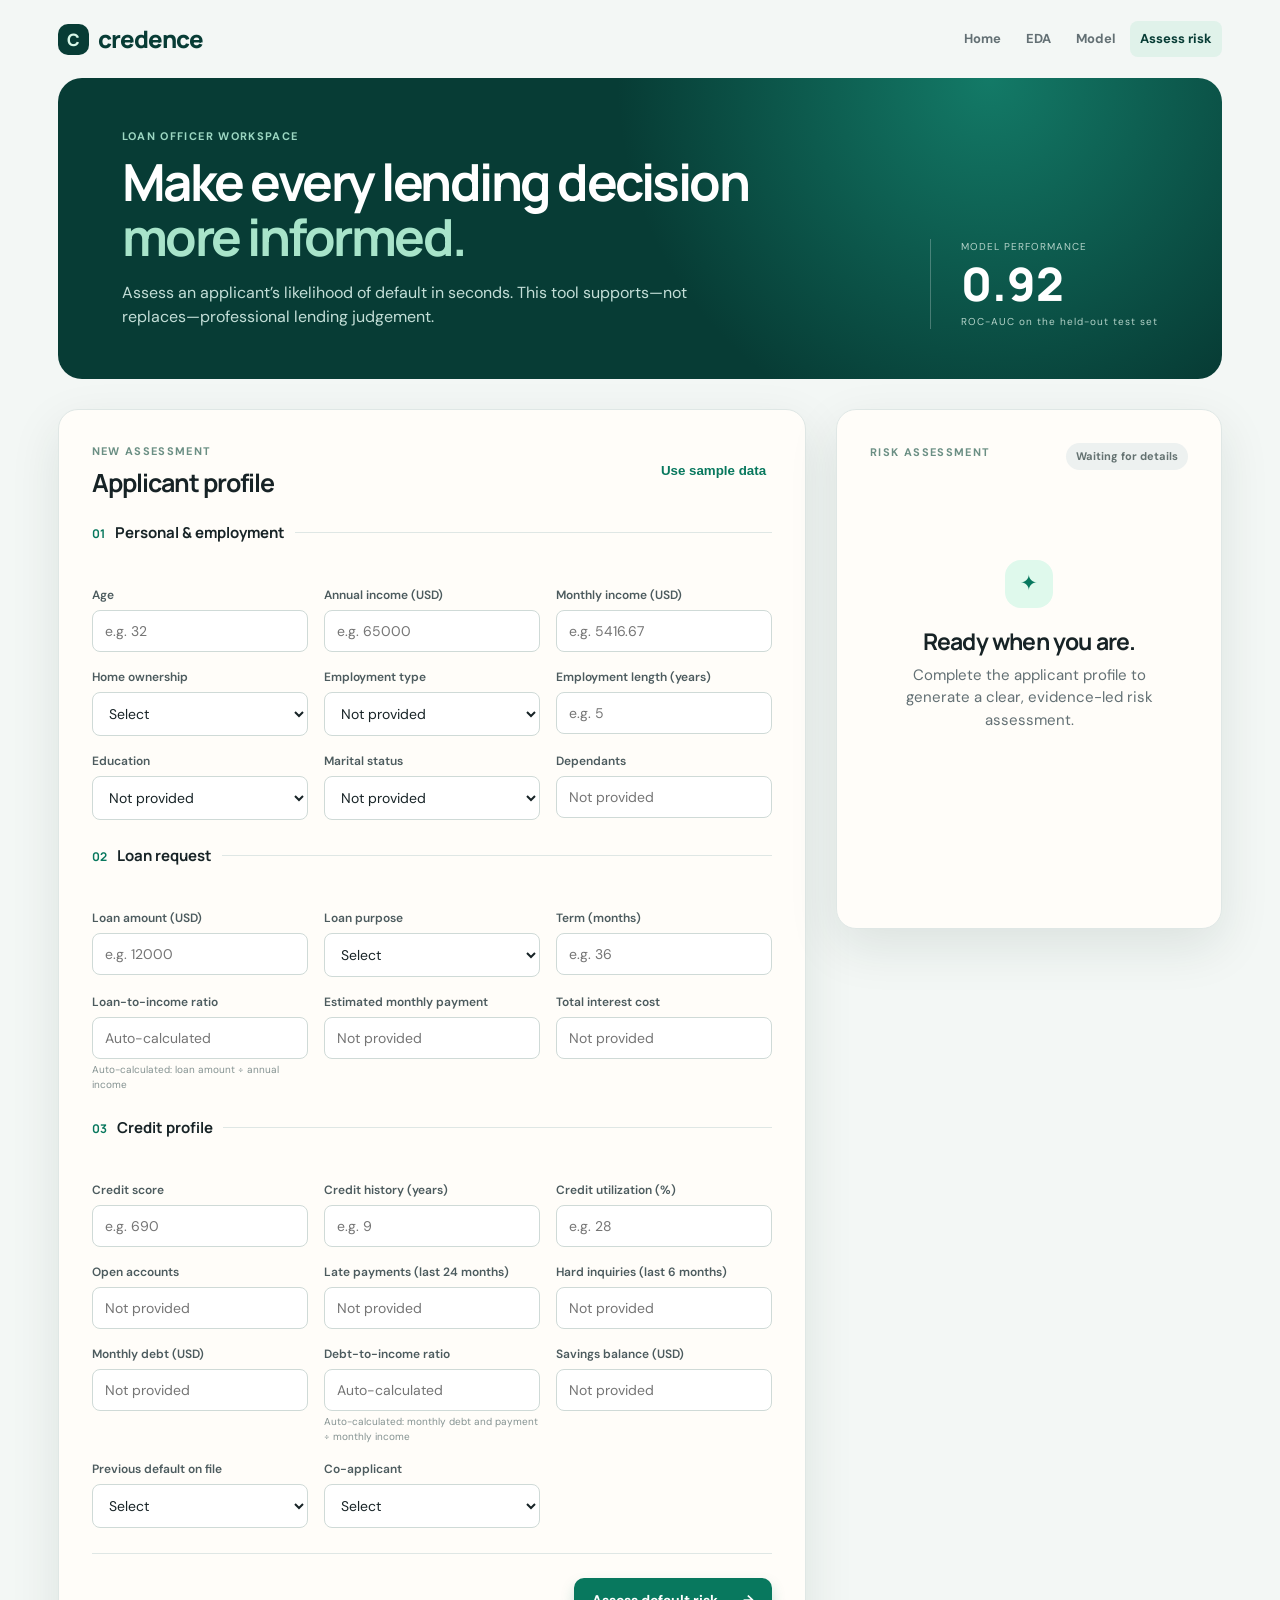
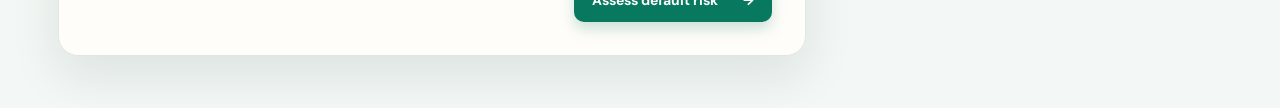
<file: frontend/assessment.html>
<!doctype html>
<html lang="en">
<head>
  <meta charset="utf-8">
  <meta name="viewport" content="width=device-width, initial-scale=1">
  <meta name="description" content="Decision-support interface for credit-risk assessment.">
  <title>Credence | Risk Assessment</title>
  <link rel="preconnect" href="https://fonts.googleapis.com">
  <link rel="preconnect" href="https://fonts.gstatic.com" crossorigin>
  <link href="https://fonts.googleapis.com/css2?family=DM+Sans:wght@400;500;600;700&family=Manrope:wght@600;700;800&display=swap" rel="stylesheet">
  <link rel="stylesheet" href="styles.css">
  <link rel="stylesheet" href="pages.css">
</head>
<body>
  <main class="page-shell">
    <header class="topbar">
      <a class="brand" href="index.html" aria-label="Credence home"><span class="brand-mark">C</span><span>credence</span></a>
      <nav class="site-nav" aria-label="Primary navigation">
        <a href="index.html">Home</a><a href="eda.html">EDA</a><a href="model-performance.html">Model</a><a class="active" href="assessment.html">Assess risk</a>
      </nav>
    </header>

    <section class="hero">
      <div>
        <p class="eyebrow">LOAN OFFICER WORKSPACE</p>
        <h1>Make every lending decision <em>more informed.</em></h1>
        <p class="hero-copy">Assess an applicant’s likelihood of default in seconds. This tool supports—not replaces—professional lending judgement.</p>
      </div>
      <div class="hero-stat"><span>MODEL PERFORMANCE</span><strong>0.92</strong><small>ROC-AUC on the held-out test set</small></div>
    </section>

    <section class="workspace" aria-label="Loan risk assessment">
      <form id="assessment-form" novalidate>
        <div class="form-heading"><div><p class="eyebrow">NEW ASSESSMENT</p><h2>Applicant profile</h2></div><button class="text-button" id="sample-button" type="button">Use sample data</button></div>

        <fieldset>
          <legend><span>01</span> Personal & employment</legend>
          <div class="fields three-col">
            <label>Age<input name="person_age" type="number" min="18" max="100" placeholder="e.g. 32" required></label>
            <label>Annual income (USD)<input name="person_income" type="number" min="1" step="0.01" placeholder="e.g. 65000" required></label>
            <label>Monthly income (USD)<input name="monthly_income" type="number" min="1" step="0.01" placeholder="e.g. 5416.67" required></label>
            <label>Home ownership<select name="person_home_ownership" required><option value="">Select</option><option>MORTGAGE</option><option>OWN</option><option>RENT</option><option>OTHER</option></select></label>
            <label>Employment type<select name="employment_type"><option value="">Not provided</option><option>Full-time</option><option>Part-time</option><option>Contract</option><option>Self-employed</option><option>Retired</option><option>Unemployed</option></select></label>
            <label>Employment length (years)<input name="person_emp_length" type="number" min="0" max="60" step="0.1" placeholder="e.g. 5"></label>
            <label>Education<select name="education_level"><option value="">Not provided</option><option>Bachelor</option><option>Diploma</option><option>High School</option><option>Master</option><option>Doctorate</option></select></label>
            <label>Marital status<select name="marital_status"><option value="">Not provided</option><option>Single</option><option>Married</option><option>Divorced</option><option>Widowed</option></select></label>
            <label>Dependants<input name="num_dependents" type="number" min="0" step="1" placeholder="Not provided"></label>
          </div>
        </fieldset>

        <fieldset>
          <legend><span>02</span> Loan request</legend>
          <div class="fields three-col">
            <label>Loan amount (USD)<input name="loan_amnt" type="number" min="1" step="0.01" placeholder="e.g. 12000" required></label>
            <label>Loan purpose<select name="loan_intent" required><option value="">Select</option><option>DEBTCONSOLIDATION</option><option>EDUCATION</option><option>HOMEIMPROVEMENT</option><option>MEDICAL</option><option>PERSONAL</option><option>VENTURE</option></select></label>
            <label>Term (months)<input name="loan_term_months" type="number" min="1" max="600" placeholder="e.g. 36" required></label>
            <label>Loan-to-income ratio<input name="loan_percent_income" type="number" min="0" max="1" step="0.0001" placeholder="Auto-calculated" required readonly><small>Auto-calculated: loan amount ÷ annual income</small></label>
            <label>Estimated monthly payment<input name="est_monthly_payment" type="number" min="0" step="0.01" placeholder="Not provided"></label>
            <label>Total interest cost<input name="total_interest_cost" type="number" min="0" step="0.01" placeholder="Not provided"></label>
          </div>
        </fieldset>

        <fieldset>
          <legend><span>03</span> Credit profile</legend>
          <div class="fields three-col">
            <label>Credit score<input name="credit_score" type="number" min="0" max="1000" placeholder="e.g. 690"></label>
            <label>Credit history (years)<input name="cb_person_cred_hist_length" type="number" min="0" step="0.1" placeholder="e.g. 9" required></label>
            <label>Credit utilization (%)<input name="credit_utilization_pct" type="number" min="0" max="100" step="0.1" placeholder="e.g. 28"></label>
            <label>Open accounts<input name="num_open_accounts" type="number" min="0" step="1" placeholder="Not provided"></label>
            <label>Late payments (last 24 months)<input name="num_late_payments_24m" type="number" min="0" step="1" placeholder="Not provided"></label>
            <label>Hard inquiries (last 6 months)<input name="num_hard_inquiries_6m" type="number" min="0" step="1" placeholder="Not provided"></label>
            <label>Monthly debt (USD)<input name="existing_monthly_debt" type="number" min="0" step="0.01" placeholder="Not provided"></label>
            <label>Debt-to-income ratio<input name="debt_to_income_ratio" type="number" min="0" max="1" step="0.0001" placeholder="Auto-calculated" readonly><small>Auto-calculated: monthly debt and payment ÷ monthly income</small></label>
            <label>Savings balance (USD)<input name="savings_balance" type="number" min="0" step="0.01" placeholder="Not provided"></label>
            <label>Previous default on file<select name="cb_person_default_on_file" required><option value="">Select</option><option value="N">No</option><option value="Y">Yes</option></select></label>
            <label>Co-applicant<select name="has_co_applicant" required><option value="">Select</option><option value="false">No</option><option value="true">Yes</option></select></label>
          </div>
        </fieldset>

        <div class="form-footer"><p id="form-error" class="form-error" role="alert"></p><button id="submit-button" class="primary-button" type="submit"><span>Assess default risk</span><span aria-hidden="true">→</span></button></div>
      </form>

      <aside class="results-panel" aria-live="polite">
        <div class="results-top"><p class="eyebrow">RISK ASSESSMENT</p><span id="result-status" class="pending-pill">Waiting for details</span></div>
        <div id="empty-result" class="empty-result"><div class="spark-icon">✦</div><h2>Ready when you are.</h2><p>Complete the applicant profile to generate a clear, evidence-led risk assessment.</p></div>
        <div id="assessment-result" class="assessment-result" hidden>
          <p class="result-label">ESTIMATED DEFAULT PROBABILITY</p>
          <div class="score-row"><strong id="probability">—</strong><span id="risk-badge">—</span></div>
          <div class="meter" aria-label="Default probability"><div id="meter-fill" class="meter-fill"></div></div>
          <div class="meter-labels"><span>Lower risk</span><span>Higher risk</span></div>
          <div class="decision-card"><span class="decision-icon">✓</span><div><p>RECOMMENDED NEXT STEP</p><strong id="recommendation"></strong></div></div>
          <div class="result-detail"><span>Model</span><b id="model-name"></b></div>
          <p id="disclaimer" class="disclaimer"></p>
          <button class="secondary-button" id="new-assessment" type="button">Start new assessment</button>
        </div>
      </aside>
    </section>
  </main>
  <script src="app.js?v=2"></script>
</body>
</html>
</file>
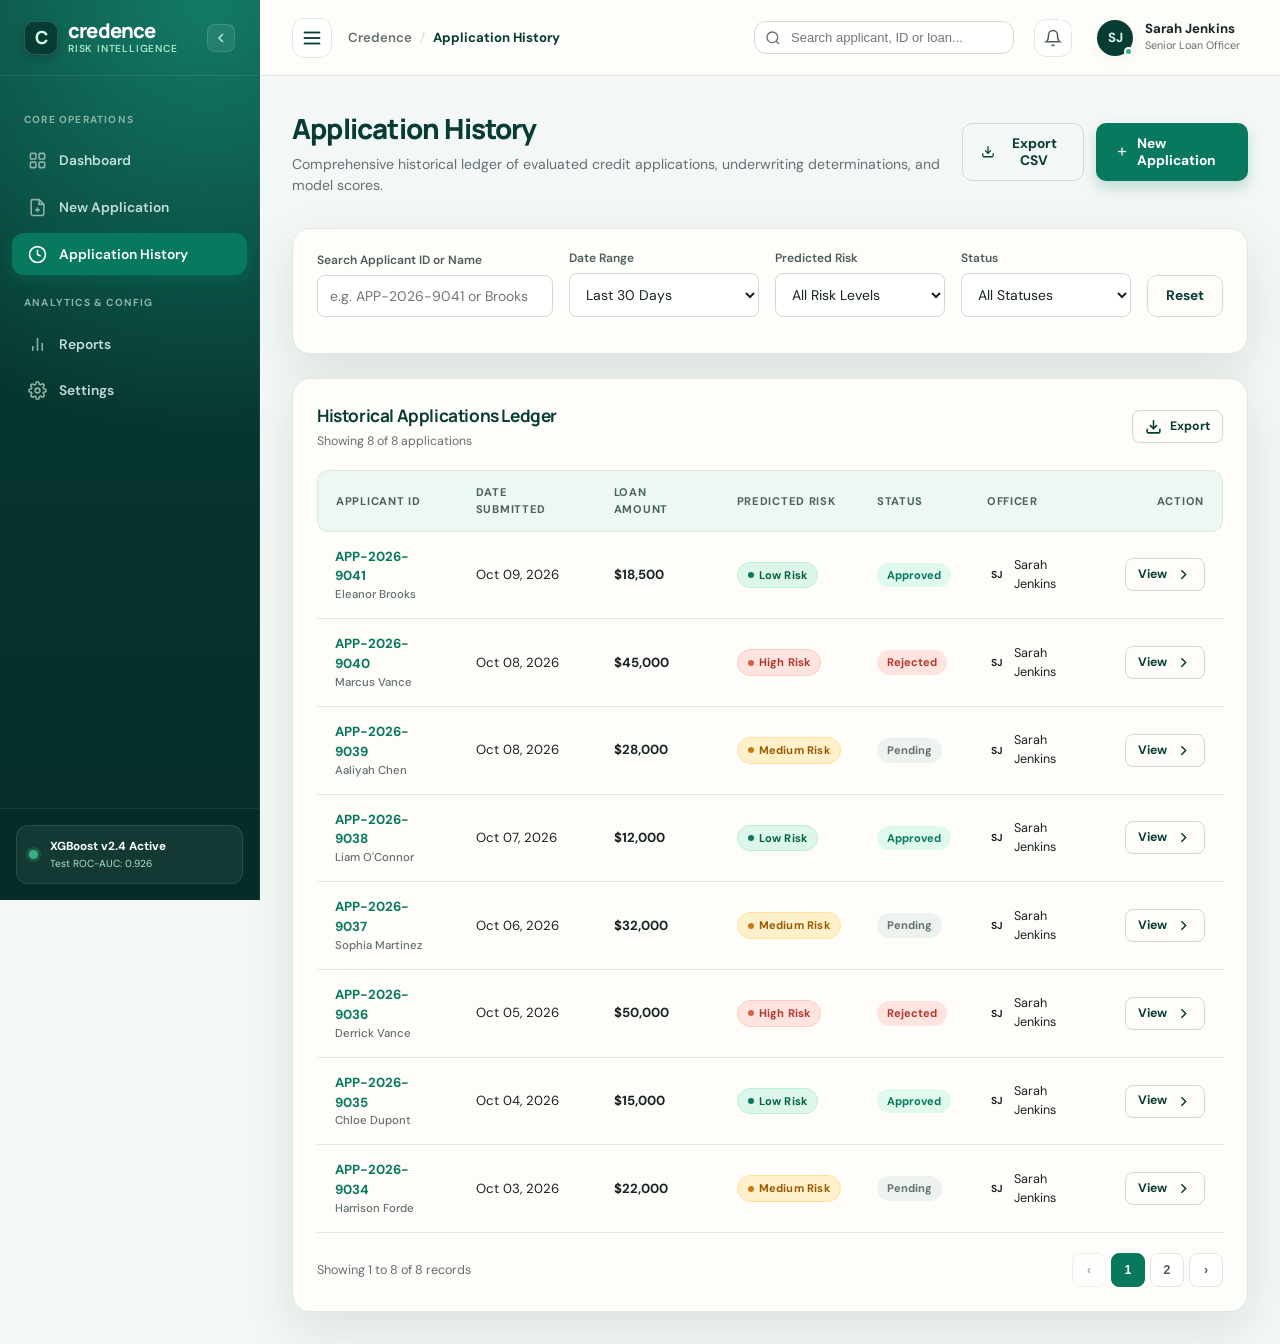
<file: frontend/history.html>
<!doctype html>
<html lang="en">
<head>
  <meta charset="utf-8">
  <meta name="viewport" content="width=device-width, initial-scale=1">
  <meta name="description" content="Credence Bank Credit Risk Assessment - Application History and Underwriting Audit Log">
  <title>Credence | Application History</title>
  <link rel="preconnect" href="https://fonts.googleapis.com">
  <link rel="preconnect" href="https://fonts.gstatic.com" crossorigin>
  <link href="https://fonts.googleapis.com/css2?family=DM+Sans:ital,opsz,wght@0,9..40,400;0,9..40,500;0,9..40,600;0,9..40,700;1,9..40,400&family=Manrope:wght@600;700;800&display=swap" rel="stylesheet">
  <link rel="stylesheet" href="theme.css">
</head>
<body>
  <div class="app-layout">
    <!-- PERSISTENT LEFT SIDEBAR -->
    <aside class="sidebar" id="appSidebar">
      <div class="sidebar-header">
        <a class="brand-link" href="index.html">
          <div class="brand-icon-box">C</div>
          <div class="brand-details">
            <span class="brand-title">credence</span>
            <span class="brand-tagline">Risk Intelligence</span>
          </div>
        </a>
      </div>

      <nav class="sidebar-nav-container" aria-label="Main Navigation">
        <span class="nav-section-label">Core Operations</span>
        <a class="nav-item" href="index.html">
          <svg viewBox="0 0 24 24" fill="none" stroke="currentColor"><rect x="3" y="3" width="7" height="7" rx="1"></rect><rect x="14" y="3" width="7" height="7" rx="1"></rect><rect x="14" y="14" width="7" height="7" rx="1"></rect><rect x="3" y="14" width="7" height="7" rx="1"></rect></svg>
          <span>Dashboard</span>
        </a>
        <a class="nav-item" href="new-application.html">
          <svg viewBox="0 0 24 24" fill="none" stroke="currentColor"><path d="M14 2H6a2 2 0 0 0-2 2v16a2 2 0 0 0 2 2h12a2 2 0 0 0 2-2V8z"></path><polyline points="14 2 14 8 20 8"></polyline><line x1="12" y1="18" x2="12" y2="12"></line><line x1="9" y1="15" x2="15" y2="15"></line></svg>
          <span>New Application</span>
        </a>
        <a class="nav-item active" href="history.html">
          <svg viewBox="0 0 24 24" fill="none" stroke="currentColor"><circle cx="12" cy="12" r="10"></circle><polyline points="12 6 12 12 16 14"></polyline></svg>
          <span>Application History</span>
        </a>

        <span class="nav-section-label">Analytics & Config</span>
        <a class="nav-item" href="reports.html">
          <svg viewBox="0 0 24 24" fill="none" stroke="currentColor"><line x1="18" y1="20" x2="18" y2="10"></line><line x1="12" y1="20" x2="12" y2="4"></line><line x1="6" y1="20" x2="6" y2="14"></line></svg>
          <span>Reports</span>
        </a>
        <a class="nav-item" href="settings.html">
          <svg viewBox="0 0 24 24" fill="none" stroke="currentColor"><circle cx="12" cy="12" r="3"></circle><path d="M19.4 15a1.65 1.65 0 0 0 .33 1.82l.06.06a2 2 0 0 1 0 2.83 2 2 0 0 1-2.83 0l-.06-.06a1.65 1.65 0 0 0-1.82-.33 1.65 1.65 0 0 0-1 1.51V21a2 2 0 0 1-2 2 2 2 0 0 1-2-2v-.09A1.65 1.65 0 0 0 9 19.4a1.65 1.65 0 0 0-1.82.33l-.06.06a2 2 0 0 1-2.83 0 2 2 0 0 1 0-2.83l.06-.06a1.65 1.65 0 0 0 .33-1.82 1.65 1.65 0 0 0-1.51-1H3a2 2 0 0 1-2-2 2 2 0 0 1 2-2h.09A1.65 1.65 0 0 0 4.6 9a1.65 1.65 0 0 0-.33-1.82l-.06-.06a2 2 0 0 1 0-2.83 2 2 0 0 1 2.83 0l.06.06a1.65 1.65 0 0 0 1.82.33H9a1.65 1.65 0 0 0 1-1.51V3a2 2 0 0 1 2-2 2 2 0 0 1 2 2v.09a1.65 1.65 0 0 0 1 1.51 1.65 1.65 0 0 0 1.82-.33l.06-.06a2 2 0 0 1 2.83 0 2 2 0 0 1 0 2.83l-.06.06a1.65 1.65 0 0 0-.33 1.82V9a1.65 1.65 0 0 0 1.51 1H21a2 2 0 0 1 2 2 2 2 0 0 1-2 2h-.09a1.65 1.65 0 0 0-1.51 1z"></path></svg>
          <span>Settings</span>
        </a>
      </nav>

      <div class="sidebar-footer">
        <div class="model-badge-card">
          <div class="model-indicator-dot"></div>
          <div class="model-badge-info">
            <span class="model-badge-name">XGBoost v2.4 Active</span>
            <span class="model-badge-status">Test ROC-AUC: 0.926</span>
          </div>
        </div>
      </div>
    </aside>

    <!-- MAIN CONTENT AREA -->
    <div class="main-wrapper">
      <!-- TOP BAR -->
      <header class="topbar">
        <div class="topbar-left">
          <button class="sidebar-toggle-btn mobile-menu-btn" id="sidebarToggleBtn" onclick="toggleAppSidebar(event)" aria-label="Toggle navigation menu" title="Toggle Sidebar">
            <svg width="22" height="22" viewBox="0 0 24 24" fill="none" stroke="currentColor" stroke-width="2"><line x1="3" y1="12" x2="21" y2="12"></line><line x1="3" y1="6" x2="21" y2="6"></line><line x1="3" y1="18" x2="21" y2="18"></line></svg>
          </button>
          <div class="breadcrumb-container">
            <a class="breadcrumb-root" href="index.html">Credence</a>
            <span class="breadcrumb-separator">/</span>
            <span class="breadcrumb-current">Application History</span>
          </div>
        </div>

        <div class="topbar-right">
          <div class="search-wrapper">
            <svg class="search-icon" viewBox="0 0 24 24" fill="none" stroke="currentColor" stroke-width="2"><circle cx="11" cy="11" r="8"></circle><line x1="21" y1="21" x2="16.65" y2="16.65"></line></svg>
            <input class="search-input" id="globalSearch" type="search" placeholder="Search applicant, ID or loan..." aria-label="Global search">
          </div>

          <button class="icon-action-btn" id="notifBtn" aria-label="Notifications">
            <svg width="18" height="18" viewBox="0 0 24 24" fill="none" stroke="currentColor" stroke-width="2"><path d="M18 8A6 6 0 0 0 6 8c0 7-3 9-3 9h18s-3-2-3-9"></path><path d="M13.73 21a2 2 0 0 1-3.46 0"></path></svg>
            <span class="icon-badge">3</span>
          </button>

          <div class="officer-profile" id="profileBtn">
            <div class="officer-avatar">SJ</div>
            <div class="officer-info">
              <span class="officer-name">Sarah Jenkins</span>
              <span class="officer-role">Senior Loan Officer</span>
            </div>
          </div>
        </div>
      </header>

      <!-- MAIN CONTENT -->
      <main class="main-content">
        <!-- PAGE TITLE -->
        <div class="page-header-row">
          <div class="page-title-block">
            <h1>Application History</h1>
            <p>Comprehensive historical ledger of evaluated credit applications, underwriting determinations, and model scores.</p>
          </div>
          <div style="display: flex; gap: var(--space-3);">
            <button class="btn btn-secondary" id="btnExportTop" type="button">
              <svg viewBox="0 0 24 24" fill="none" stroke="currentColor"><path d="M21 15v4a2 2 0 0 1-2 2H5a2 2 0 0 1-2-2v-4"></path><polyline points="7 10 12 15 17 10"></polyline><line x1="12" y1="15" x2="12" y2="3"></line></svg>
              <span>Export CSV</span>
            </button>
            <a class="btn btn-primary" href="new-application.html">
              <svg viewBox="0 0 24 24" fill="none" stroke="currentColor"><line x1="12" y1="5" x2="12" y2="19"></line><line x1="5" y1="12" x2="19" y2="12"></line></svg>
              <span>New Application</span>
            </a>
          </div>
        </div>

        <!-- FILTER BAR (Date range picker, risk level filter, status filter, search box for Applicant ID) -->
        <section class="card" style="margin-bottom: var(--space-6); padding: var(--space-5) var(--space-6);" aria-label="Filter Controls">
          <div style="display: flex; flex-wrap: wrap; gap: var(--space-4); align-items: flex-end;">
            
            <!-- Search Box for Applicant ID / Name -->
            <div style="flex: 1; min-width: 220px;" class="form-group">
              <label class="form-label" for="searchApplicantId">Search Applicant ID or Name</label>
              <input class="form-control" id="searchApplicantId" type="text" placeholder="e.g. APP-2026-9041 or Brooks">
            </div>

            <!-- Date Range Picker -->
            <div style="width: 190px;" class="form-group">
              <label class="form-label" for="filterDateRange">Date Range</label>
              <select class="form-control" id="filterDateRange">
                <option value="all">All Dates</option>
                <option value="today">Today</option>
                <option value="7days">Last 7 Days</option>
                <option value="30days" selected>Last 30 Days</option>
                <option value="quarter">This Quarter</option>
              </select>
            </div>

            <!-- Risk Level Filter (Low / Medium / High) -->
            <div style="width: 170px;" class="form-group">
              <label class="form-label" for="filterRisk">Predicted Risk</label>
              <select class="form-control" id="filterRisk">
                <option value="all">All Risk Levels</option>
                <option value="Low">Low Risk</option>
                <option value="Medium">Medium Risk</option>
                <option value="High">High Risk</option>
              </select>
            </div>

            <!-- Status Filter (Approved / Rejected / Pending) -->
            <div style="width: 170px;" class="form-group">
              <label class="form-label" for="filterStatus">Status</label>
              <select class="form-control" id="filterStatus">
                <option value="all">All Statuses</option>
                <option value="Approved">Approved</option>
                <option value="Rejected">Rejected</option>
                <option value="Pending">Pending</option>
              </select>
            </div>

            <!-- Reset Filters Button -->
            <div class="form-group">
              <button class="btn btn-outline" id="btnResetFilters" type="button" style="height: 42px;">
                Reset
              </button>
            </div>
          </div>
        </section>

        <!-- FULL-WIDTH DATA TABLE -->
        <section class="card" aria-label="Application History Data Table">
          <div class="card-header">
            <div>
              <h2 class="card-title">Historical Applications Ledger</h2>
              <p class="card-subtitle" id="tableResultCountSubtitle">Showing 8 of 8 applications</p>
            </div>
            <!-- Small Export Button above the table (top-right) -->
            <button class="btn btn-secondary btn-sm" id="btnExportAboveTable" type="button">
              <svg viewBox="0 0 24 24" fill="none" stroke="currentColor"><path d="M21 15v4a2 2 0 0 1-2 2H5a2 2 0 0 1-2-2v-4"></path><polyline points="7 10 12 15 17 10"></polyline><line x1="12" y1="15" x2="12" y2="3"></line></svg>
              <span>Export</span>
            </button>
          </div>

          <div class="table-responsive">
            <table class="data-table">
              <thead>
                <tr>
                  <th>Applicant ID</th>
                  <th>Date Submitted</th>
                  <th>Loan Amount</th>
                  <th>Predicted Risk</th>
                  <th>Status</th>
                  <th>Officer</th>
                  <th style="text-align: right;">Action</th>
                </tr>
              </thead>
              <tbody id="historyTableBody">
                <!-- Dynamically rendered via JS -->
              </tbody>
            </table>
          </div>

          <!-- PAGINATION CONTROLS AT THE BOTTOM -->
          <div class="pagination-container">
            <span id="paginationSummary">Showing 1 to 8 of 8 records</span>
            <div class="pagination-controls">
              <button class="page-btn" id="btnPrevPage" disabled>‹</button>
              <button class="page-btn active" id="pageBtn1">1</button>
              <button class="page-btn" id="pageBtn2">2</button>
              <button class="page-btn" id="btnNextPage">›</button>
            </div>
          </div>
        </section>
      </main>
    </div>
  </div>

  <script src="data-store.js"></script>
  <script>
    document.addEventListener("DOMContentLoaded", () => {
      let allApps = getApplications();
      let filteredApps = [...allApps];
      
      const searchInput = document.getElementById("searchApplicantId");
      const filterRisk = document.getElementById("filterRisk");
      const filterStatus = document.getElementById("filterStatus");
      const btnReset = document.getElementById("btnResetFilters");
      const tbody = document.getElementById("historyTableBody");
      const countSubtitle = document.getElementById("tableResultCountSubtitle");
      const paginationSummary = document.getElementById("paginationSummary");

      // Check if URL parameter had search term
      const urlParams = new URLSearchParams(window.location.search);
      const querySearch = urlParams.get("q");
      if (querySearch) {
        searchInput.value = querySearch;
      }

      function applyFilters() {
        const query = searchInput.value.toLowerCase().trim();
        const risk = filterRisk.value;
        const status = filterStatus.value;

        filteredApps = allApps.filter(item => {
          const matchQuery = !query || 
            item.id.toLowerCase().includes(query) || 
            (item.applicant_name && item.applicant_name.toLowerCase().includes(query));

          const matchRisk = risk === "all" || item.risk_level.toLowerCase() === risk.toLowerCase();
          const matchStatus = status === "all" || item.status.toLowerCase() === status.toLowerCase();

          return matchQuery && matchRisk && matchStatus;
        });

        renderTable();
      }

      function renderTable() {
        if (!filteredApps.length) {
          tbody.innerHTML = `
            <tr>
              <td colspan="7" style="text-align: center; padding: var(--space-8); color: var(--text-muted);">
                <div style="font-size: 1.1rem; font-weight: 700; color: var(--text-main); margin-bottom: 6px;">No applications match your filter criteria</div>
                <p style="font-size: 0.85rem;">Try adjusting your search terms or clearing the filters.</p>
              </td>
            </tr>
          `;
          countSubtitle.textContent = `0 applications found`;
          paginationSummary.textContent = `Showing 0 of 0 records`;
          return;
        }

        tbody.innerHTML = filteredApps.map(item => `
          <tr>
            <td>
              <a href="prediction-result.html?id=${item.id}" class="applicant-id-link" onclick="loadApplicantToResult('${item.id}')">${item.id}</a>
              <div style="font-size: 0.76rem; color: var(--text-muted); font-weight: 500;">${item.applicant_name || 'Applicant'}</div>
            </td>
            <td>${item.date}</td>
            <td style="font-weight: 700; color: var(--text-main);">${formatCurrency(item.loan_amnt)}</td>
            <td>${getRiskBadgeHtml(item.risk_level)}</td>
            <td>${getStatusPillHtml(item.status)}</td>
            <td>
              <div style="display: flex; align-items: center; gap: 6px; font-size: 0.84rem;">
                <span style="width: 22px; height: 22px; border-radius: 50%; background: var(--brand-primary-soft); color: var(--brand-primary); font-size: 0.68rem; font-weight: 700; display: inline-flex; align-items: center; justify-content: center;">SJ</span>
                <span>${item.officer || 'Sarah Jenkins'}</span>
              </div>
            </td>
            <td style="text-align: right;">
              <a href="prediction-result.html?id=${item.id}" class="btn btn-secondary btn-sm" onclick="loadApplicantToResult('${item.id}')">
                <span>View</span>
                <svg viewBox="0 0 24 24" fill="none" stroke="currentColor"><polyline points="9 18 15 12 9 6"></polyline></svg>
              </a>
            </td>
          </tr>
        `).join("");

        countSubtitle.textContent = `Showing ${filteredApps.length} of ${allApps.length} applications`;
        paginationSummary.textContent = `Showing 1 to ${filteredApps.length} of ${filteredApps.length} records`;
      }

      function loadApplicantToResult(id) {
        const found = allApps.find(a => a.id === id);
        if (found) {
          saveCurrentAssessment(found);
        }
      }

      window.loadApplicantToResult = loadApplicantToResult;

      // Event Listeners
      searchInput.addEventListener("input", applyFilters);
      filterRisk.addEventListener("change", applyFilters);
      filterStatus.addEventListener("change", applyFilters);

      btnReset.addEventListener("click", () => {
        searchInput.value = "";
        filterRisk.value = "all";
        filterStatus.value = "all";
        document.getElementById("filterDateRange").value = "all";
        applyFilters();
        showToast("Filters reset to default view", "info");
      });

      // Export Buttons
      document.getElementById("btnExportTop").addEventListener("click", () => exportApplicationsCSV(filteredApps));
      document.getElementById("btnExportAboveTable").addEventListener("click", () => exportApplicationsCSV(filteredApps));

      // Initial Render
      applyFilters();
    });
  </script>
</body>
</html>
</file>
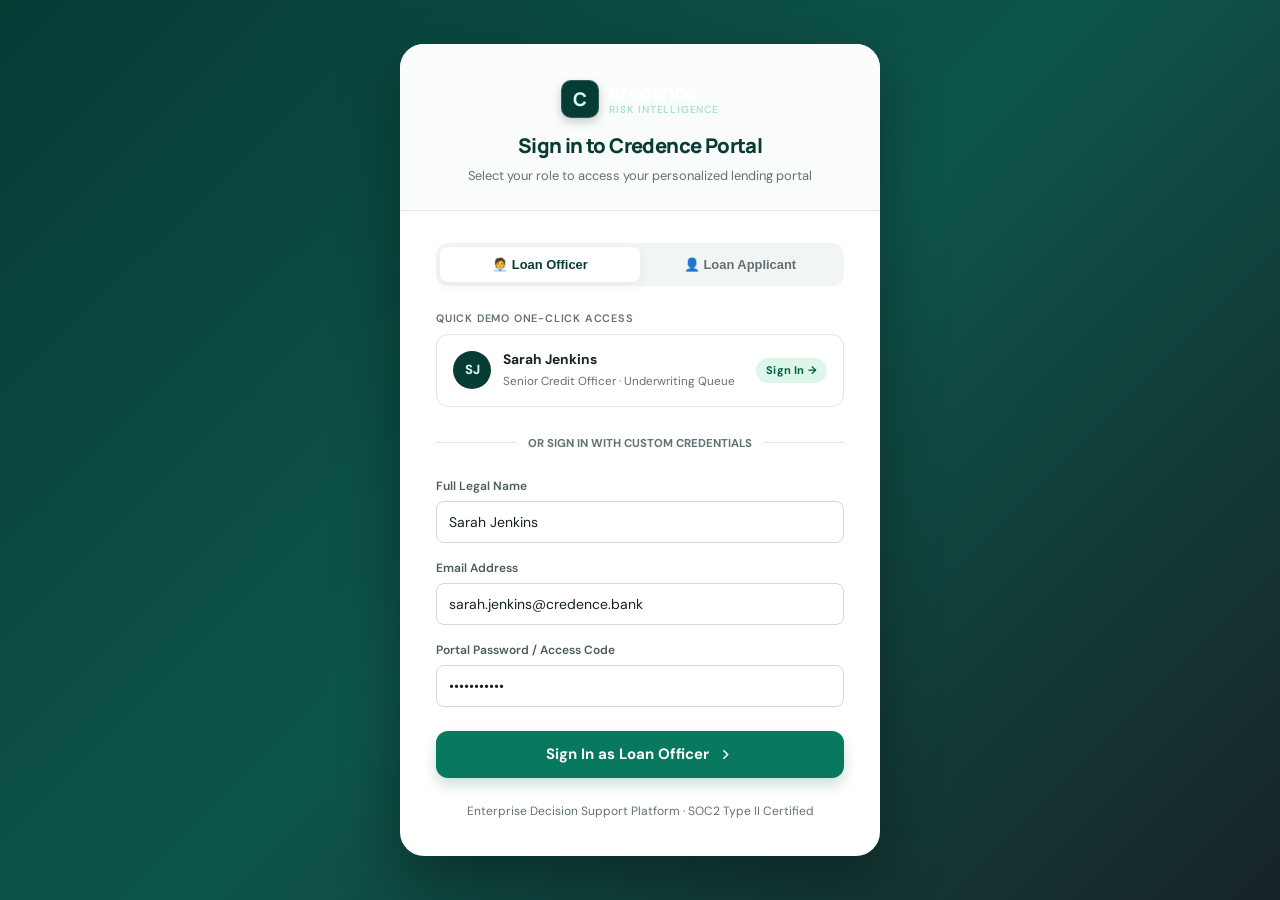
<file: frontend/login.html>
<!doctype html>
<html lang="en">
<head>
  <meta charset="utf-8">
  <meta name="viewport" content="width=device-width, initial-scale=1">
  <meta name="description" content="Credence Risk Intelligence - Unified Authentication & Role Gateway">
  <title>Credence | Portal Sign In</title>
  <link rel="preconnect" href="https://fonts.googleapis.com">
  <link rel="preconnect" href="https://fonts.gstatic.com" crossorigin>
  <link href="https://fonts.googleapis.com/css2?family=DM+Sans:ital,opsz,wght@0,9..40,400;0,9..40,500;0,9..40,600;0,9..40,700;1,9..40,400&family=Manrope:wght@600;700;800&display=swap" rel="stylesheet">
  <link rel="stylesheet" href="theme.css">
</head>
<body>
  <div class="auth-page-shell">
    <div class="auth-card">
      <div class="auth-header">
        <a class="brand-link" href="login.html" style="justify-content: center; margin-bottom: var(--space-3);">
          <div class="brand-icon-box" style="width: 38px; height: 38px; font-size: 1.25rem;">C</div>
          <div class="brand-details" style="text-align: left;">
            <span class="brand-title" style="font-size: 1.35rem;">credence</span>
            <span class="brand-tagline">Risk Intelligence</span>
          </div>
        </a>
        <h2 style="font-size: 1.35rem; font-weight: 800; color: var(--deep); margin: 0 0 6px 0;">Sign in to Credence Portal</h2>
        <p style="font-size: 0.86rem; color: var(--text-muted); margin: 0;">Select your role to access your personalized lending portal</p>
      </div>

      <div class="auth-body">
        <!-- ROLE TABS -->
        <div class="auth-role-tabs">
          <button type="button" class="auth-role-tab active" id="tabOfficer" onclick="selectRole('officer')">
            <span>🧑‍💼 Loan Officer</span>
          </button>
          <button type="button" class="auth-role-tab" id="tabApplicant" onclick="selectRole('applicant')">
            <span>👤 Loan Applicant</span>
          </button>
        </div>

        <!-- 1-CLICK DEMO ACCESS (FAST & INTUITIVE FOR EVALUATION) -->
        <div style="margin-bottom: var(--space-6);">
          <label class="form-label" style="text-transform: uppercase; font-size: 0.72rem; letter-spacing: 0.8px; color: var(--text-muted); margin-bottom: 8px;">Quick Demo One-Click Access</label>
          
          <!-- Officer Quick Login -->
          <div class="demo-login-card" id="officerQuickCard" onclick="quickLoginOfficer()">
            <div style="display: flex; align-items: center; gap: 12px;">
              <div style="width: 38px; height: 38px; border-radius: 50%; background: var(--deep); color: var(--mint-light); font-weight: 800; display: flex; align-items: center; justify-content: center; font-size: 0.88rem;">SJ</div>
              <div>
                <strong style="display: block; font-size: 0.92rem; color: var(--text-main);">Sarah Jenkins</strong>
                <span style="font-size: 0.78rem; color: var(--text-muted);">Senior Credit Officer · Underwriting Queue</span>
              </div>
            </div>
            <span class="badge badge-low" style="border: none;">Sign In →</span>
          </div>

          <!-- Applicant Quick Login -->
          <div class="demo-login-card" id="applicantQuickCard" onclick="quickLoginApplicant()" style="display: none;">
            <div style="display: flex; align-items: center; gap: 12px;">
              <div style="width: 38px; height: 38px; border-radius: 50%; background: #0369a1; color: #ffffff; font-weight: 800; display: flex; align-items: center; justify-content: center; font-size: 0.88rem;">EB</div>
              <div>
                <strong style="display: block; font-size: 0.92rem; color: var(--text-main);">Eleanor Brooks</strong>
                <span style="font-size: 0.78rem; color: var(--text-muted);">Borrower · Track Application & Status</span>
              </div>
            </div>
            <span class="badge" style="background: #e0f2fe; color: #0369a1; border: none;">Sign In →</span>
          </div>
        </div>

        <div style="position: relative; text-align: center; margin: var(--space-6) 0;">
          <div style="position: absolute; top: 50%; left: 0; right: 0; height: 1px; background: var(--line);"></div>
          <span style="position: relative; background: #ffffff; padding: 0 12px; font-size: 0.76rem; color: var(--text-muted); text-transform: uppercase; font-weight: 700;">Or sign in with custom credentials</span>
        </div>

        <!-- CUSTOM LOGIN FORM -->
        <form id="loginForm">
          <div class="form-group" style="margin-bottom: var(--space-4);">
            <label class="form-label" for="loginName" id="labelName">Full Legal Name</label>
            <input class="form-control" type="text" id="loginName" value="Sarah Jenkins" required>
          </div>

          <div class="form-group" style="margin-bottom: var(--space-4);">
            <label class="form-label" for="loginEmail">Email Address</label>
            <input class="form-control" type="email" id="loginEmail" value="sarah.jenkins@credence.bank" required>
          </div>

          <div class="form-group" style="margin-bottom: var(--space-6);">
            <label class="form-label" for="loginPassword">Portal Password / Access Code</label>
            <input class="form-control" type="password" id="loginPassword" value="password123" required>
          </div>

          <button class="btn btn-primary btn-lg" type="submit" style="width: 100%; justify-content: center;">
            <span id="submitBtnText">Sign In as Loan Officer</span>
            <svg viewBox="0 0 24 24" fill="none" stroke="currentColor"><polyline points="9 18 15 12 9 6"></polyline></svg>
          </button>
        </form>

        <div style="margin-top: var(--space-6); text-align: center; font-size: 0.8rem; color: var(--text-muted);">
          <span>Enterprise Decision Support Platform · SOC2 Type II Certified</span>
        </div>
      </div>
    </div>
  </div>

  <script src="data-store.js"></script>
  <script>
    let activeRole = "officer";

    function selectRole(role) {
      activeRole = role;
      const tabOfficer = document.getElementById("tabOfficer");
      const tabApplicant = document.getElementById("tabApplicant");
      const officerQuick = document.getElementById("officerQuickCard");
      const applicantQuick = document.getElementById("applicantQuickCard");
      const nameInput = document.getElementById("loginName");
      const emailInput = document.getElementById("loginEmail");
      const submitText = document.getElementById("submitBtnText");

      if (role === "officer") {
        tabOfficer.classList.add("active");
        tabApplicant.classList.remove("active");
        officerQuick.style.display = "flex";
        applicantQuick.style.display = "none";
        nameInput.value = "Sarah Jenkins";
        emailInput.value = "sarah.jenkins@credence.bank";
        submitText.textContent = "Sign In as Loan Officer";
      } else {
        tabApplicant.classList.add("active");
        tabOfficer.classList.remove("active");
        officerQuick.style.display = "none";
        applicantQuick.style.display = "flex";
        nameInput.value = "Eleanor Brooks";
        emailInput.value = "eleanor.brooks@example.com";
        submitText.textContent = "Sign In as Applicant";
      }
    }

    function quickLoginOfficer() {
      setAuthUser(DEFAULT_OFFICER_USER);
      showToast("Signed in as Loan Officer (Sarah Jenkins)", "success");
      setTimeout(() => {
        window.location.href = "index.html";
      }, 350);
    }

    function quickLoginApplicant() {
      setAuthUser(DEFAULT_APPLICANT_USER);
      showToast("Signed in as Applicant (Eleanor Brooks)", "success");
      setTimeout(() => {
        window.location.href = "applicant-dashboard.html";
      }, 350);
    }

    document.getElementById("loginForm").addEventListener("submit", (e) => {
      e.preventDefault();
      const name = document.getElementById("loginName").value.trim();
      const email = document.getElementById("loginEmail").value.trim();
      
      const initials = name.split(" ").map(w => w[0]).join("").toUpperCase().slice(0, 2) || "U";
      const user = {
        id: activeRole === "officer" ? "OFF-" + Math.floor(100 + Math.random() * 900) : "APP-USER-" + Math.floor(1000 + Math.random() * 9000),
        name: name,
        email: email,
        role: activeRole,
        title: activeRole === "officer" ? "Loan Officer" : "Loan Applicant",
        avatar: initials
      };

      setAuthUser(user);
      showToast(`Welcome, ${name}! Signed in as ${activeRole === 'officer' ? 'Loan Officer' : 'Applicant'}`, "success");
      setTimeout(() => {
        if (activeRole === "officer") {
          window.location.href = "index.html";
        } else {
          window.location.href = "applicant-dashboard.html";
        }
      }, 350);
    });

    // Check if user role was passed via query parameter
    const params = new URLSearchParams(window.location.search);
    if (params.get("role") === "applicant") {
      selectRole("applicant");
    }
  </script>
</body>
</html>
</file>
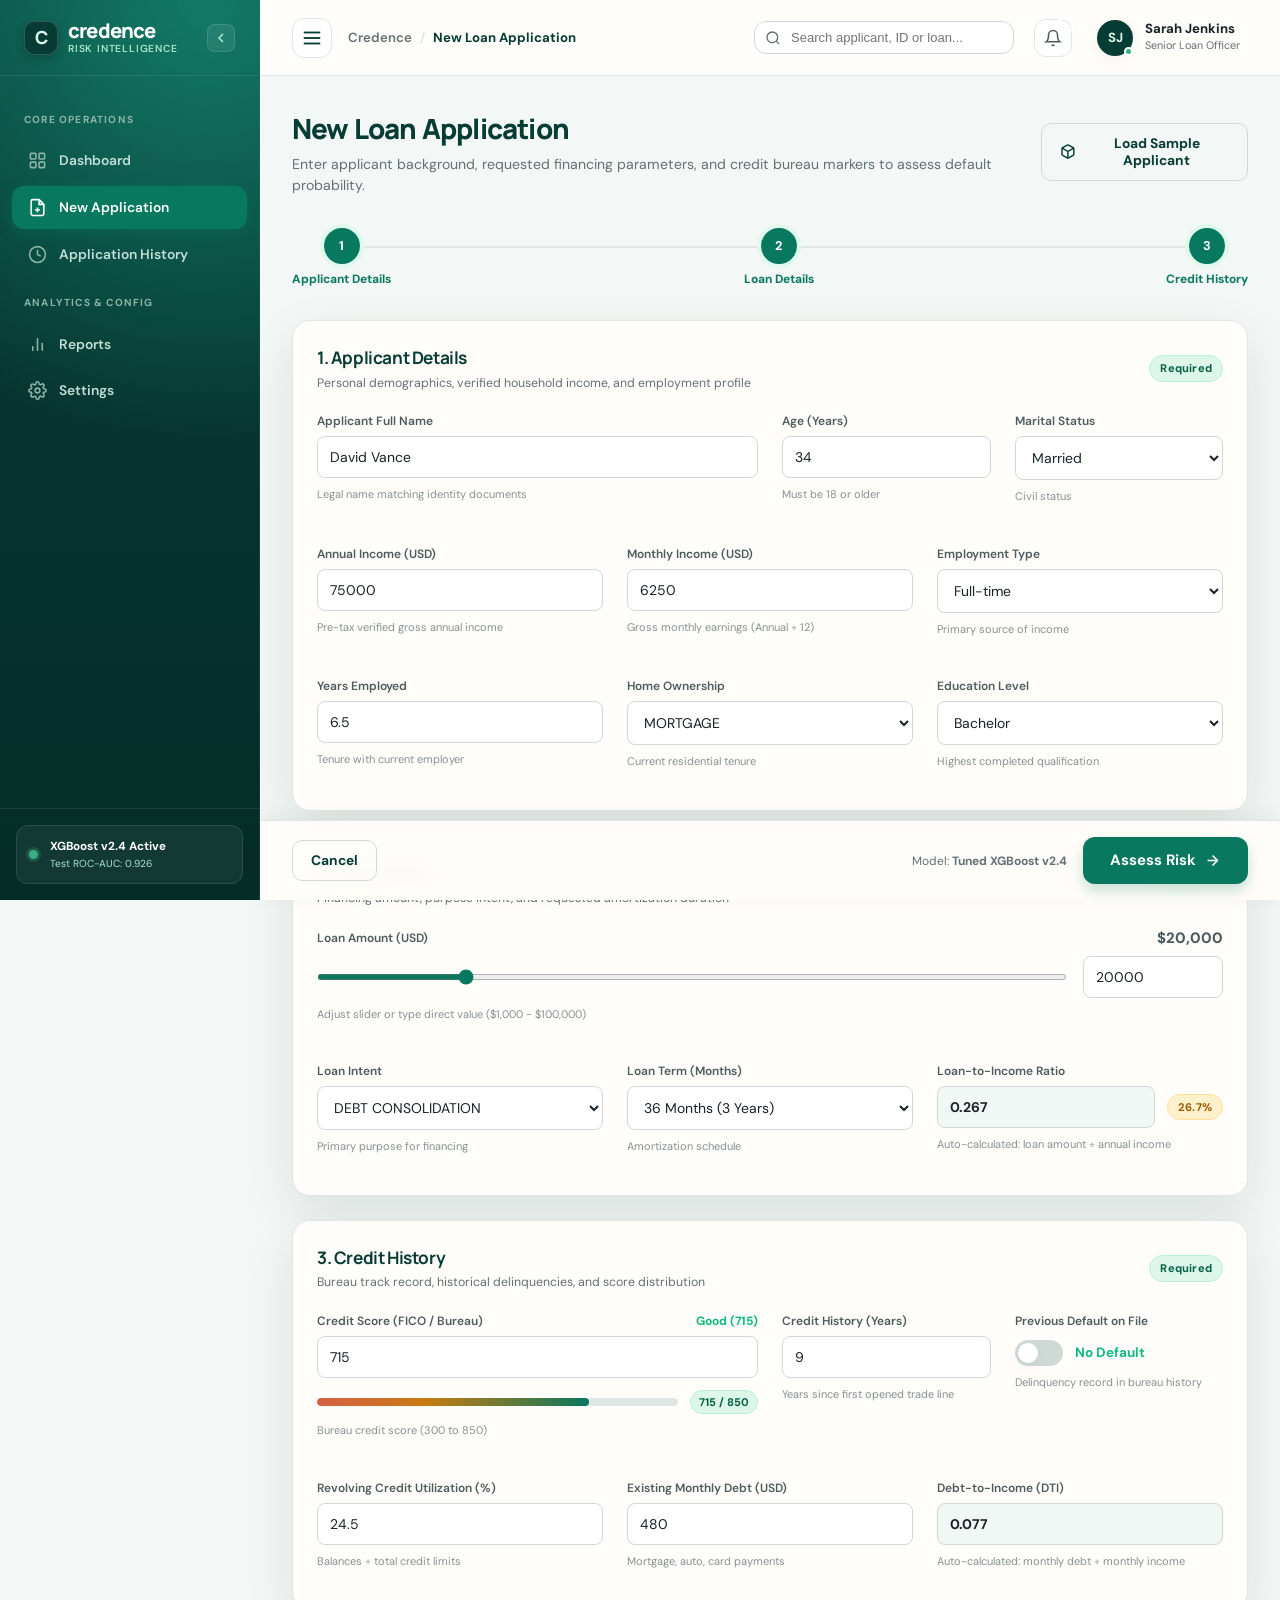
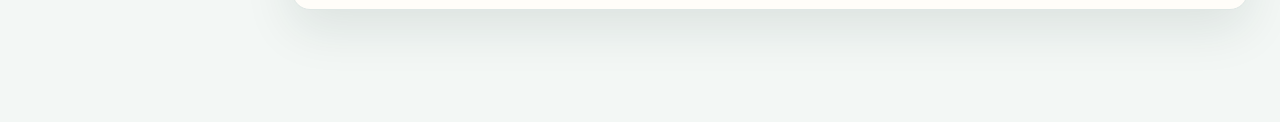
<file: frontend/new-application.html>
<!doctype html>
<html lang="en">
<head>
  <meta charset="utf-8">
  <meta name="viewport" content="width=device-width, initial-scale=1">
  <meta name="description" content="Credence Bank Credit Risk Assessment - New Loan Application Intake Form">
  <title>Credence | New Loan Application</title>
  <link rel="preconnect" href="https://fonts.googleapis.com">
  <link rel="preconnect" href="https://fonts.gstatic.com" crossorigin>
  <link href="https://fonts.googleapis.com/css2?family=DM+Sans:ital,opsz,wght@0,9..40,400;0,9..40,500;0,9..40,600;0,9..40,700;1,9..40,400&family=Manrope:wght@600;700;800&display=swap" rel="stylesheet">
  <link rel="stylesheet" href="theme.css">
</head>
<body>
  <div class="app-layout">
    <!-- PERSISTENT LEFT SIDEBAR -->
    <aside class="sidebar" id="appSidebar">
      <div class="sidebar-header">
        <a class="brand-link" href="index.html">
          <div class="brand-icon-box">C</div>
          <div class="brand-details">
            <span class="brand-title">credence</span>
            <span class="brand-tagline">Risk Intelligence</span>
          </div>
        </a>
      </div>

      <nav class="sidebar-nav-container" aria-label="Main Navigation">
        <span class="nav-section-label">Core Operations</span>
        <a class="nav-item" href="index.html">
          <svg viewBox="0 0 24 24" fill="none" stroke="currentColor"><rect x="3" y="3" width="7" height="7" rx="1"></rect><rect x="14" y="3" width="7" height="7" rx="1"></rect><rect x="14" y="14" width="7" height="7" rx="1"></rect><rect x="3" y="14" width="7" height="7" rx="1"></rect></svg>
          <span>Dashboard</span>
        </a>
        <a class="nav-item active" href="new-application.html">
          <svg viewBox="0 0 24 24" fill="none" stroke="currentColor"><path d="M14 2H6a2 2 0 0 0-2 2v16a2 2 0 0 0 2 2h12a2 2 0 0 0 2-2V8z"></path><polyline points="14 2 14 8 20 8"></polyline><line x1="12" y1="18" x2="12" y2="12"></line><line x1="9" y1="15" x2="15" y2="15"></line></svg>
          <span>New Application</span>
        </a>
        <a class="nav-item" href="history.html">
          <svg viewBox="0 0 24 24" fill="none" stroke="currentColor"><circle cx="12" cy="12" r="10"></circle><polyline points="12 6 12 12 16 14"></polyline></svg>
          <span>Application History</span>
        </a>

        <span class="nav-section-label">Analytics & Config</span>
        <a class="nav-item" href="reports.html">
          <svg viewBox="0 0 24 24" fill="none" stroke="currentColor"><line x1="18" y1="20" x2="18" y2="10"></line><line x1="12" y1="20" x2="12" y2="4"></line><line x1="6" y1="20" x2="6" y2="14"></line></svg>
          <span>Reports</span>
        </a>
        <a class="nav-item" href="settings.html">
          <svg viewBox="0 0 24 24" fill="none" stroke="currentColor"><circle cx="12" cy="12" r="3"></circle><path d="M19.4 15a1.65 1.65 0 0 0 .33 1.82l.06.06a2 2 0 0 1 0 2.83 2 2 0 0 1-2.83 0l-.06-.06a1.65 1.65 0 0 0-1.82-.33 1.65 1.65 0 0 0-1 1.51V21a2 2 0 0 1-2 2 2 2 0 0 1-2-2v-.09A1.65 1.65 0 0 0 9 19.4a1.65 1.65 0 0 0-1.82.33l-.06.06a2 2 0 0 1-2.83 0 2 2 0 0 1 0-2.83l.06-.06a1.65 1.65 0 0 0 .33-1.82 1.65 1.65 0 0 0-1.51-1H3a2 2 0 0 1-2-2 2 2 0 0 1 2-2h.09A1.65 1.65 0 0 0 4.6 9a1.65 1.65 0 0 0-.33-1.82l-.06-.06a2 2 0 0 1 0-2.83 2 2 0 0 1 2.83 0l.06.06a1.65 1.65 0 0 0 1.82.33H9a1.65 1.65 0 0 0 1-1.51V3a2 2 0 0 1 2-2 2 2 0 0 1 2 2v.09a1.65 1.65 0 0 0 1 1.51 1.65 1.65 0 0 0 1.82-.33l.06-.06a2 2 0 0 1 2.83 0 2 2 0 0 1 0 2.83l-.06.06a1.65 1.65 0 0 0-.33 1.82V9a1.65 1.65 0 0 0 1.51 1H21a2 2 0 0 1 2 2 2 2 0 0 1-2 2h-.09a1.65 1.65 0 0 0-1.51 1z"></path></svg>
          <span>Settings</span>
        </a>
      </nav>

      <div class="sidebar-footer">
        <div class="model-badge-card">
          <div class="model-indicator-dot"></div>
          <div class="model-badge-info">
            <span class="model-badge-name">XGBoost v2.4 Active</span>
            <span class="model-badge-status">Test ROC-AUC: 0.926</span>
          </div>
        </div>
      </div>
    </aside>

    <!-- MAIN CONTENT AREA -->
    <div class="main-wrapper">
      <!-- PERSISTENT TOP BAR -->
      <header class="topbar">
        <div class="topbar-left">
          <button class="sidebar-toggle-btn mobile-menu-btn" id="sidebarToggleBtn" onclick="toggleAppSidebar(event)" aria-label="Toggle navigation menu" title="Toggle Sidebar">
            <svg width="22" height="22" viewBox="0 0 24 24" fill="none" stroke="currentColor" stroke-width="2"><line x1="3" y1="12" x2="21" y2="12"></line><line x1="3" y1="6" x2="21" y2="6"></line><line x1="3" y1="18" x2="21" y2="18"></line></svg>
          </button>
          <div class="breadcrumb-container">
            <a class="breadcrumb-root" href="index.html">Credence</a>
            <span class="breadcrumb-separator">/</span>
            <span class="breadcrumb-current">New Loan Application</span>
          </div>
        </div>

        <div class="topbar-right">
          <div class="search-wrapper">
            <svg class="search-icon" viewBox="0 0 24 24" fill="none" stroke="currentColor" stroke-width="2"><circle cx="11" cy="11" r="8"></circle><line x1="21" y1="21" x2="16.65" y2="16.65"></line></svg>
            <input class="search-input" id="globalSearch" type="search" placeholder="Search applicant, ID or loan..." aria-label="Global search">
          </div>

          <button class="icon-action-btn" id="notifBtn" aria-label="Notifications">
            <svg width="18" height="18" viewBox="0 0 24 24" fill="none" stroke="currentColor" stroke-width="2"><path d="M18 8A6 6 0 0 0 6 8c0 7-3 9-3 9h18s-3-2-3-9"></path><path d="M13.73 21a2 2 0 0 1-3.46 0"></path></svg>
            <span class="icon-badge">3</span>
          </button>

          <div class="dropdown-menu" id="notifDropdown">
            <div class="dropdown-header">
              <h4>System Alerts</h4>
              <span class="badge badge-low">3 New</span>
            </div>
            <a class="dropdown-item" href="history.html">
              <div>
                <p class="dropdown-item-title">High-risk applicant flagged</p>
                <p class="dropdown-item-sub">APP-2026-9040 Marcus Vance flagged at 73.8% risk.</p>
              </div>
            </a>
            <a class="dropdown-item" href="settings.html">
              <div>
                <p class="dropdown-item-title">Model Retraining Completed</p>
                <p class="dropdown-item-sub">XGBoost v2.4 test ROC-AUC updated to 0.926.</p>
              </div>
            </a>
          </div>

          <div class="officer-profile" id="profileBtn">
            <div class="officer-avatar">SJ</div>
            <div class="officer-info">
              <span class="officer-name">Sarah Jenkins</span>
              <span class="officer-role">Senior Loan Officer</span>
            </div>
          </div>
        </div>
      </header>

      <!-- MAIN FORM CONTENT -->
      <main class="main-content">
        <!-- Page Title & Header Actions -->
        <div class="page-header-row">
          <div class="page-title-block">
            <h1>New Loan Application</h1>
            <p>Enter applicant background, requested financing parameters, and credit bureau markers to assess default probability.</p>
          </div>
          <div style="display: flex; gap: var(--space-3);">
            <button class="btn btn-secondary" id="btnSampleData" type="button">
              <svg viewBox="0 0 24 24" fill="none" stroke="currentColor"><path d="M21 16V8a2 2 0 0 0-1-1.73l-7-4a2 2 0 0 0-2 0l-7 4A2 2 0 0 0 3 8v8a2 2 0 0 0 1 1.73l7 4a2 2 0 0 0 2 0l7-4A2 2 0 0 0 21 16z"></path><polyline points="3.27 6.96 12 12.01 20.73 6.96"></polyline><line x1="12" y1="22.08" x2="12" y2="12"></line></svg>
              <span>Load Sample Applicant</span>
            </button>
          </div>
        </div>

        <!-- PROGRESS STEP INDICATOR AT TOP -->
        <div class="step-progress-bar" aria-label="Form Progress">
          <a class="step-item active" href="#sectionApplicant">
            <div class="step-circle">1</div>
            <span class="step-label">Applicant Details</span>
          </a>
          <a class="step-item active" href="#sectionLoan">
            <div class="step-circle">2</div>
            <span class="step-label">Loan Details</span>
          </a>
          <a class="step-item active" href="#sectionCredit">
            <div class="step-circle">3</div>
            <span class="step-label">Credit History</span>
          </a>
        </div>

        <!-- APPLICATION FORM (Clean Single Flow with 3 Distinct Card Sections) -->
        <form id="loanApplicationForm" novalidate>
          
          <!-- SECTION 1: APPLICANT DETAILS -->
          <section class="card" id="sectionApplicant" style="margin-bottom: var(--space-6);">
            <div class="card-header">
              <div>
                <h2 class="card-title">1. Applicant Details</h2>
                <p class="card-subtitle">Personal demographics, verified household income, and employment profile</p>
              </div>
              <span class="badge badge-low">Required</span>
            </div>

            <div class="grid-12">
              <!-- Full Name (Helper field for realistic UI) -->
              <div class="col-6 form-group">
                <label class="form-label" for="applicant_name">Applicant Full Name</label>
                <input class="form-control" id="applicant_name" name="applicant_name" type="text" placeholder="e.g. David Vance" required value="David Vance">
                <span class="form-helper">Legal name matching identity documents</span>
                <span class="invalid-feedback">Please enter the applicant's name</span>
              </div>

              <!-- Age -->
              <div class="col-3 form-group">
                <label class="form-label" for="person_age">Age (Years)</label>
                <input class="form-control" id="person_age" name="person_age" type="number" min="18" max="100" placeholder="e.g. 34" required value="34">
                <span class="form-helper">Must be 18 or older</span>
                <span class="invalid-feedback">Age must be between 18 and 100</span>
              </div>

              <!-- Marital Status -->
              <div class="col-3 form-group">
                <label class="form-label" for="marital_status">Marital Status</label>
                <select class="form-control" id="marital_status" name="marital_status" required>
                  <option value="Single">Single</option>
                  <option value="Married" selected>Married</option>
                  <option value="Divorced">Divorced</option>
                  <option value="Widowed">Widowed</option>
                </select>
                <span class="form-helper">Civil status</span>
              </div>

              <!-- Annual Income -->
              <div class="col-4 form-group">
                <label class="form-label" for="person_income">Annual Income (USD)</label>
                <input class="form-control" id="person_income" name="person_income" type="number" min="1000" step="100" placeholder="e.g. 75000" required value="75000">
                <span class="form-helper">Pre-tax verified gross annual income</span>
                <span class="invalid-feedback">Please enter a valid annual income</span>
              </div>

              <!-- Monthly Income (Auto-calculated / synced) -->
              <div class="col-4 form-group">
                <label class="form-label" for="monthly_income">Monthly Income (USD)</label>
                <input class="form-control" id="monthly_income" name="monthly_income" type="number" min="100" step="1" placeholder="Auto-calculated" required value="6250">
                <span class="form-helper">Gross monthly earnings (Annual ÷ 12)</span>
              </div>

              <!-- Employment Type -->
              <div class="col-4 form-group">
                <label class="form-label" for="employment_type">Employment Type</label>
                <select class="form-control" id="employment_type" name="employment_type" required>
                  <option value="Full-time" selected>Full-time</option>
                  <option value="Part-time">Part-time</option>
                  <option value="Contract">Contract</option>
                  <option value="Self-employed">Self-employed</option>
                  <option value="Retired">Retired</option>
                  <option value="Unemployed">Unemployed</option>
                </select>
                <span class="form-helper">Primary source of income</span>
              </div>

              <!-- Years Employed -->
              <div class="col-4 form-group">
                <label class="form-label" for="person_emp_length">Years Employed</label>
                <input class="form-control" id="person_emp_length" name="person_emp_length" type="number" min="0" max="60" step="0.5" placeholder="e.g. 6.5" required value="6.5">
                <span class="form-helper">Tenure with current employer</span>
                <span class="invalid-feedback">Enter tenure between 0 and 60 years</span>
              </div>

              <!-- Home Ownership -->
              <div class="col-4 form-group">
                <label class="form-label" for="person_home_ownership">Home Ownership</label>
                <select class="form-control" id="person_home_ownership" name="person_home_ownership" required>
                  <option value="MORTGAGE" selected>MORTGAGE</option>
                  <option value="OWN">OWN</option>
                  <option value="RENT">RENT</option>
                  <option value="OTHER">OTHER</option>
                </select>
                <span class="form-helper">Current residential tenure</span>
              </div>

              <!-- Education Level -->
              <div class="col-4 form-group">
                <label class="form-label" for="education_level">Education Level</label>
                <select class="form-control" id="education_level" name="education_level" required>
                  <option value="High School">High School</option>
                  <option value="Diploma">Diploma</option>
                  <option value="Bachelor" selected>Bachelor</option>
                  <option value="Master">Master</option>
                  <option value="Doctorate">Doctorate</option>
                </select>
                <span class="form-helper">Highest completed qualification</span>
              </div>
            </div>
          </section>

          <!-- SECTION 2: LOAN DETAILS -->
          <section class="card" id="sectionLoan" style="margin-bottom: var(--space-6);">
            <div class="card-header">
              <div>
                <h2 class="card-title">2. Loan Details</h2>
                <p class="card-subtitle">Financing amount, purpose intent, and requested amortization duration</p>
              </div>
              <span class="badge badge-low">Required</span>
            </div>

            <div class="grid-12">
              <!-- Loan Amount (Slider paired with number input) -->
              <div class="col-12 form-group">
                <label class="form-label" for="loan_amnt">
                  <span>Loan Amount (USD)</span>
                  <span id="loanAmountFormatted" style="color: var(--brand-primary); font-weight: 800; font-size: 1rem;">$20,000</span>
                </label>
                <div class="slider-paired-container">
                  <input class="range-slider" id="loan_amnt_slider" type="range" min="1000" max="100000" step="500" value="20000">
                  <input class="form-control paired-input" id="loan_amnt" name="loan_amnt" type="number" min="1000" max="100000" step="500" value="20000" required>
                </div>
                <span class="form-helper">Adjust slider or type direct value ($1,000 - $100,000)</span>
                <span class="invalid-feedback">Enter a valid loan amount between $1,000 and $100,000</span>
              </div>

              <!-- Loan Intent / Purpose -->
              <div class="col-4 form-group">
                <label class="form-label" for="loan_intent">Loan Intent</label>
                <select class="form-control" id="loan_intent" name="loan_intent" required>
                  <option value="DEBTCONSOLIDATION" selected>DEBT CONSOLIDATION</option>
                  <option value="EDUCATION">EDUCATION</option>
                  <option value="HOMEIMPROVEMENT">HOME IMPROVEMENT</option>
                  <option value="MEDICAL">MEDICAL</option>
                  <option value="PERSONAL">PERSONAL</option>
                  <option value="VENTURE">VENTURE / BUSINESS</option>
                </select>
                <span class="form-helper">Primary purpose for financing</span>
              </div>

              <!-- Loan Term in Months -->
              <div class="col-4 form-group">
                <label class="form-label" for="loan_term_months">Loan Term (Months)</label>
                <select class="form-control" id="loan_term_months" name="loan_term_months" required>
                  <option value="12">12 Months (1 Year)</option>
                  <option value="24">24 Months (2 Years)</option>
                  <option value="36" selected>36 Months (3 Years)</option>
                  <option value="48">48 Months (4 Years)</option>
                  <option value="60">60 Months (5 Years)</option>
                  <option value="72">72 Months (6 Years)</option>
                </select>
                <span class="form-helper">Amortization schedule</span>
              </div>

              <!-- Auto-calculated Loan-to-Income Ratio -->
              <div class="col-4 form-group">
                <label class="form-label" for="loan_percent_income">Loan-to-Income Ratio</label>
                <div style="display: flex; align-items: center; gap: var(--space-3);">
                  <input class="form-control" id="loan_percent_income" name="loan_percent_income" type="number" min="0" max="1" step="0.001" readonly value="0.267" style="background-color: var(--bg-card-alt); font-weight: 700;">
                  <span class="badge badge-low" id="ltiBadge">26.7%</span>
                </div>
                <span class="form-helper">Auto-calculated: loan amount ÷ annual income</span>
              </div>
            </div>
          </section>

          <!-- SECTION 3: CREDIT HISTORY -->
          <section class="card" id="sectionCredit" style="margin-bottom: var(--space-6);">
            <div class="card-header">
              <div>
                <h2 class="card-title">3. Credit History</h2>
                <p class="card-subtitle">Bureau track record, historical delinquencies, and score distribution</p>
              </div>
              <span class="badge badge-low">Required</span>
            </div>

            <div class="grid-12">
              <!-- Credit Score with Small Gauge/Indicator -->
              <div class="col-6 form-group">
                <label class="form-label" for="credit_score">
                  <span>Credit Score (FICO / Bureau)</span>
                  <span id="scoreRatingText" style="font-weight: 700; color: #10b981;">Good (715)</span>
                </label>
                <input class="form-control" id="credit_score" name="credit_score" type="number" min="300" max="850" placeholder="300 - 850" required value="715">
                <div class="score-indicator-container" style="margin-top: 6px;">
                  <div class="score-bar-track">
                    <div class="score-bar-fill" id="scoreBarFill" style="width: 75%;"></div>
                  </div>
                  <span class="score-rating-pill badge-low" id="scorePill">715 / 850</span>
                </div>
                <span class="form-helper">Bureau credit score (300 to 850)</span>
                <span class="invalid-feedback">Score must be between 300 and 850</span>
              </div>

              <!-- Credit History Length -->
              <div class="col-3 form-group">
                <label class="form-label" for="cb_person_cred_hist_length">Credit History (Years)</label>
                <input class="form-control" id="cb_person_cred_hist_length" name="cb_person_cred_hist_length" type="number" min="0" max="60" step="0.5" placeholder="e.g. 9" required value="9">
                <span class="form-helper">Years since first opened trade line</span>
                <span class="invalid-feedback">Enter a valid credit history length</span>
              </div>

              <!-- Previous Default on File (Toggle Switch) -->
              <div class="col-3 form-group">
                <label class="form-label">Previous Default on File</label>
                <div class="toggle-switch-wrapper">
                  <label class="toggle-switch">
                    <input id="cb_person_default_on_file" type="checkbox">
                    <span class="toggle-slider"></span>
                  </label>
                  <span id="defaultToggleLabel" style="font-weight: 700; font-size: 0.9rem; color: #10b981;">No Default</span>
                </div>
                <span class="form-helper">Delinquency record in bureau history</span>
              </div>

              <!-- Credit Utilization (%) -->
              <div class="col-4 form-group">
                <label class="form-label" for="credit_utilization_pct">Revolving Credit Utilization (%)</label>
                <input class="form-control" id="credit_utilization_pct" name="credit_utilization_pct" type="number" min="0" max="100" step="0.1" value="24.5">
                <span class="form-helper">Balances ÷ total credit limits</span>
              </div>

              <!-- Existing Monthly Debt -->
              <div class="col-4 form-group">
                <label class="form-label" for="existing_monthly_debt">Existing Monthly Debt (USD)</label>
                <input class="form-control" id="existing_monthly_debt" name="existing_monthly_debt" type="number" min="0" step="10" value="480">
                <span class="form-helper">Mortgage, auto, card payments</span>
              </div>

              <!-- Debt-to-Income Ratio -->
              <div class="col-4 form-group">
                <label class="form-label" for="debt_to_income_ratio">Debt-to-Income (DTI)</label>
                <input class="form-control" id="debt_to_income_ratio" name="debt_to_income_ratio" type="number" min="0" max="1" step="0.001" readonly value="0.22" style="background-color: var(--bg-card-alt); font-weight: 700;">
                <span class="form-helper">Auto-calculated: monthly debt ÷ monthly income</span>
              </div>
            </div>
          </section>

          <!-- STICKY FOOTER BAR AT BOTTOM -->
          <footer class="sticky-form-footer">
            <div style="display: flex; align-items: center; gap: var(--space-4);">
              <a class="btn btn-secondary" href="index.html">Cancel</a>
              <span id="validationWarning" style="color: var(--risk-high); font-weight: 600; font-size: 0.82rem; display: none;">Please correct the highlighted fields before proceeding.</span>
            </div>
            <div style="display: flex; align-items: center; gap: var(--space-4);">
              <span style="font-size: 0.8rem; color: var(--text-muted);">Model: <strong>Tuned XGBoost v2.4</strong></span>
              <button class="btn btn-primary btn-lg" id="btnAssessRisk" type="submit">
                <span>Assess Risk</span>
                <svg viewBox="0 0 24 24" fill="none" stroke="currentColor"><line x1="5" y1="12" x2="19" y2="12"></line><polyline points="12 5 19 12 12 19"></polyline></svg>
              </button>
            </div>
          </footer>
        </form>
      </main>
    </div>
  </div>

  <script src="data-store.js"></script>
  <script>
    document.addEventListener("DOMContentLoaded", () => {
      const form = document.getElementById("loanApplicationForm");
      const loanSlider = document.getElementById("loan_amnt_slider");
      const loanInput = document.getElementById("loan_amnt");
      const loanFormatted = document.getElementById("loanAmountFormatted");
      const annualIncomeInput = document.getElementById("person_income");
      const monthlyIncomeInput = document.getElementById("monthly_income");
      const ltiInput = document.getElementById("loan_percent_income");
      const ltiBadge = document.getElementById("ltiBadge");
      const creditScoreInput = document.getElementById("credit_score");
      const scoreBarFill = document.getElementById("scoreBarFill");
      const scoreRatingText = document.getElementById("scoreRatingText");
      const scorePill = document.getElementById("scorePill");
      const defaultToggle = document.getElementById("cb_person_default_on_file");
      const defaultToggleLabel = document.getElementById("defaultToggleLabel");
      const existingDebtInput = document.getElementById("existing_monthly_debt");
      const dtiInput = document.getElementById("debt_to_income_ratio");
      const btnSampleData = document.getElementById("btnSampleData");
      const submitBtn = document.getElementById("btnAssessRisk");
      const validationWarning = document.getElementById("validationWarning");

      // Sync slider and loan amount
      function syncLoanAmount(val) {
        loanSlider.value = val;
        loanInput.value = val;
        loanFormatted.textContent = formatCurrency(val);
        updateCalculations();
      }

      loanSlider.addEventListener("input", (e) => syncLoanAmount(e.target.value));
      loanInput.addEventListener("input", (e) => syncLoanAmount(e.target.value));

      // Calculate ratios
      function updateCalculations() {
        const annual = parseFloat(annualIncomeInput.value) || 0;
        const loan = parseFloat(loanInput.value) || 0;
        const monthly = annual > 0 ? annual / 12 : 0;
        
        monthlyIncomeInput.value = Math.round(monthly);
        
        if (annual > 0 && loan > 0) {
          const lti = (loan / annual);
          ltiInput.value = lti.toFixed(3);
          const ltiPct = (lti * 100).toFixed(1) + "%";
          ltiBadge.textContent = ltiPct;
          if (lti > 0.40) {
            ltiBadge.className = "badge badge-high";
          } else if (lti > 0.25) {
            ltiBadge.className = "badge badge-med";
          } else {
            ltiBadge.className = "badge badge-low";
          }
        }

        const debt = parseFloat(existingDebtInput.value) || 0;
        if (monthly > 0) {
          const dti = (debt / monthly);
          dtiInput.value = dti.toFixed(3);
        }
      }

      annualIncomeInput.addEventListener("input", updateCalculations);
      existingDebtInput.addEventListener("input", updateCalculations);

      // Credit score gauge update
      function updateCreditScoreVisuals() {
        const score = parseInt(creditScoreInput.value) || 300;
        const pct = Math.min(100, Math.max(0, ((score - 300) / 550) * 100));
        scoreBarFill.style.width = pct + "%";
        scorePill.textContent = `${score} / 850`;

        if (score >= 740) {
          scoreRatingText.textContent = `Excellent (${score})`;
          scoreRatingText.style.color = "#10b981";
          scorePill.className = "score-rating-pill badge-low";
        } else if (score >= 670) {
          scoreRatingText.textContent = `Good (${score})`;
          scoreRatingText.style.color = "#10b981";
          scorePill.className = "score-rating-pill badge-low";
        } else if (score >= 580) {
          scoreRatingText.textContent = `Fair (${score})`;
          scoreRatingText.style.color = "#f59e0b";
          scorePill.className = "score-rating-pill badge-med";
        } else {
          scoreRatingText.textContent = `Poor (${score})`;
          scoreRatingText.style.color = "#ef4444";
          scorePill.className = "score-rating-pill badge-high";
        }
      }

      creditScoreInput.addEventListener("input", updateCreditScoreVisuals);

      // Default toggle label
      defaultToggle.addEventListener("change", () => {
        if (defaultToggle.checked) {
          defaultToggleLabel.textContent = "Default on File";
          defaultToggleLabel.style.color = "#ef4444";
        } else {
          defaultToggleLabel.textContent = "No Default";
          defaultToggleLabel.style.color = "#10b981";
        }
      });

      // Sample Data Button
      btnSampleData.addEventListener("click", () => {
        document.getElementById("applicant_name").value = "Elena Rostova";
        document.getElementById("person_age").value = "32";
        document.getElementById("marital_status").value = "Married";
        annualIncomeInput.value = "84000";
        document.getElementById("employment_type").value = "Full-time";
        document.getElementById("person_emp_length").value = "5.5";
        document.getElementById("person_home_ownership").value = "MORTGAGE";
        document.getElementById("education_level").value = "Master";
        syncLoanAmount(24000);
        document.getElementById("loan_intent").value = "HOMEIMPROVEMENT";
        document.getElementById("loan_term_months").value = "36";
        creditScoreInput.value = "730";
        document.getElementById("cb_person_cred_hist_length").value = "10";
        defaultToggle.checked = false;
        defaultToggle.dispatchEvent(new Event("change"));
        document.getElementById("credit_utilization_pct").value = "18.2";
        existingDebtInput.value = "520";
        updateCalculations();
        updateCreditScoreVisuals();
        showToast("Sample applicant details loaded successfully", "success");
      });

      // Form Submission & Assessment
      form.addEventListener("submit", async (e) => {
        e.preventDefault();
        
        // Validate inputs
        let valid = true;
        const requiredInputs = form.querySelectorAll("input[required], select[required]");
        requiredInputs.forEach(input => {
          if (!input.checkValidity()) {
            input.classList.add("is-invalid");
            valid = false;
          } else {
            input.classList.remove("is-invalid");
          }
        });

        if (!valid) {
          validationWarning.style.display = "inline";
          showToast("Please complete all required fields correctly", "error");
          return;
        }
        validationWarning.style.display = "none";

        // Collect form data
        const payload = {
          applicant_name: document.getElementById("applicant_name").value,
          person_age: parseInt(document.getElementById("person_age").value),
          person_income: parseFloat(annualIncomeInput.value),
          monthly_income: parseFloat(monthlyIncomeInput.value),
          employment_type: document.getElementById("employment_type").value,
          person_emp_length: parseFloat(document.getElementById("person_emp_length").value),
          person_home_ownership: document.getElementById("person_home_ownership").value,
          education_level: document.getElementById("education_level").value,
          marital_status: document.getElementById("marital_status").value,
          loan_amnt: parseFloat(loanInput.value),
          loan_intent: document.getElementById("loan_intent").value,
          loan_term_months: parseInt(document.getElementById("loan_term_months").value),
          loan_percent_income: parseFloat(ltiInput.value),
          credit_score: parseInt(creditScoreInput.value),
          cb_person_cred_hist_length: parseFloat(document.getElementById("cb_person_cred_hist_length").value),
          cb_person_default_on_file: defaultToggle.checked ? "Y" : "N",
          credit_utilization_pct: parseFloat(document.getElementById("credit_utilization_pct").value) || 20,
          existing_monthly_debt: parseFloat(existingDebtInput.value) || 0,
          debt_to_income_ratio: parseFloat(dtiInput.value) || 0.25,
          has_co_applicant: false
        };

        // UI Loading State
        submitBtn.disabled = true;
        submitBtn.querySelector("span").textContent = "Assessing Risk...";

        let resultData = null;

        // Try Live FastAPI endpoint first
        try {
          const res = await fetch("http://127.0.0.1:8000/predict", {
            method: "POST",
            headers: { "Content-Type": "application/json" },
            body: JSON.stringify(payload)
          });
          if (res.ok) {
            const apiData = await res.json();
            const clientMeta = assessApplicantRiskModel(payload);
            resultData = {
              ...payload,
              ...apiData,
              key_factors: clientMeta.key_factors,
              recommendation_desc: clientMeta.recommendation_desc
            };
          }
        } catch (err) {
          console.warn("Backend API unavailable, using production fallback risk engine:", err);
        }

        // Use high-fidelity model simulation fallback
        if (!resultData) {
          const scored = assessApplicantRiskModel(payload);
          resultData = {
            ...payload,
            ...scored
          };
        }

        // Generate ID and metadata
        const appCount = getApplications().length + 1000;
        resultData.id = `APP-2026-${appCount}`;
        resultData.date = new Date().toLocaleDateString("en-US", { month: "short", day: "2-digit", year: "numeric" });
        resultData.officer = "Sarah Jenkins";
        resultData.status = "Pending";
        resultData.officer = "Sarah Jenkins";

        // Persist to store and current session
        addApplication(resultData);
        saveCurrentAssessment(resultData);

        const isApplicant = getAuthUser().role === "applicant";
        showToast(isApplicant ? "Application submitted! Forwarded to Loan Officer queue." : "Risk assessment successfully computed", "success");

        // Navigate directly to PAGE 3 (Prediction Result)
        setTimeout(() => {
          window.location.href = `prediction-result.html?id=${resultData.id}`;
        }, 350);
      });

      // Check current user session and prefill if applicant
      const activeUser = getAuthUser();
      if (activeUser && activeUser.role === "applicant") {
        const applicantNameField = document.getElementById("applicant_name");
        if (applicantNameField && (!applicantNameField.value || applicantNameField.value === "Elena Rostova")) {
          applicantNameField.value = activeUser.name;
        }
        const heroCopy = document.querySelector(".page-title-block p");
        if (heroCopy) {
          heroCopy.innerHTML = `Submitting loan application as <strong>${activeUser.name}</strong>. Your file will be routed to Loan Officer Sarah Jenkins.`;
        }
      }

      // Initial run
      updateCalculations();
      updateCreditScoreVisuals();
    });
  </script>
</body>
</html>
</file>
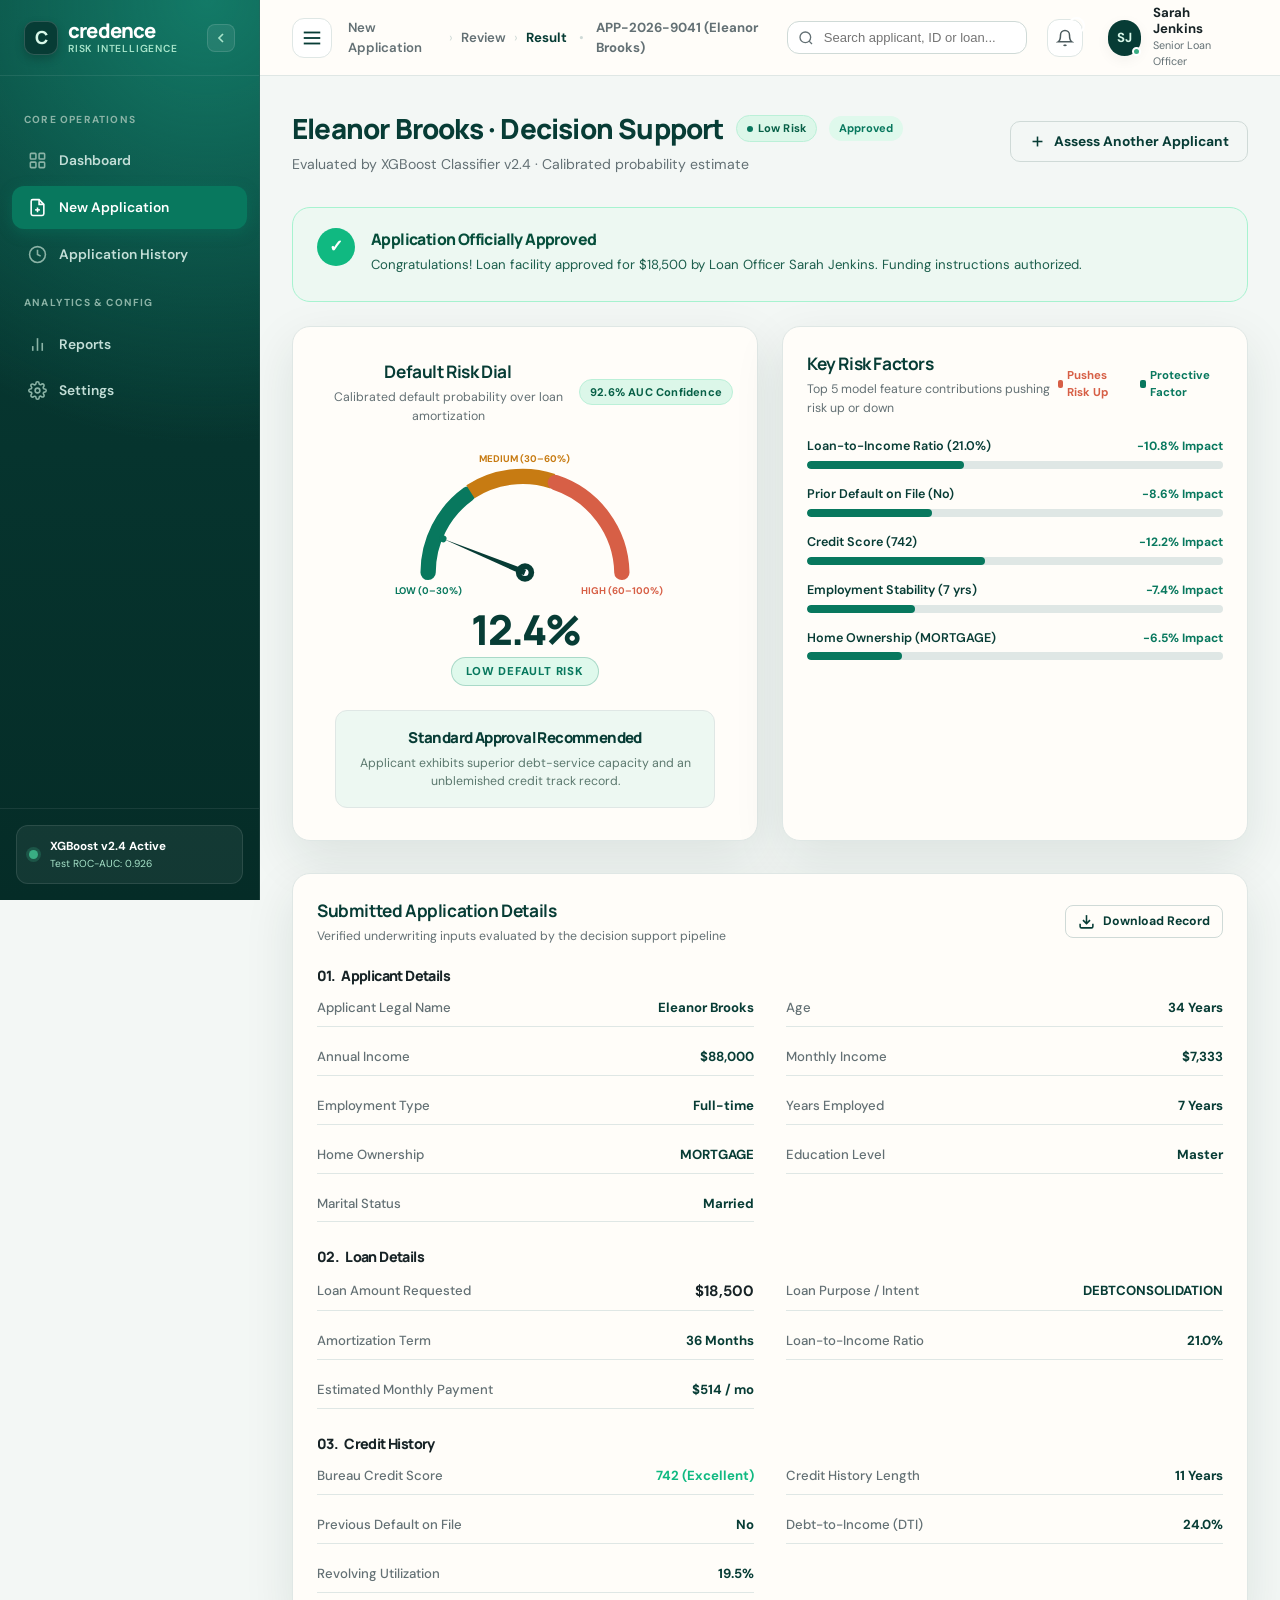
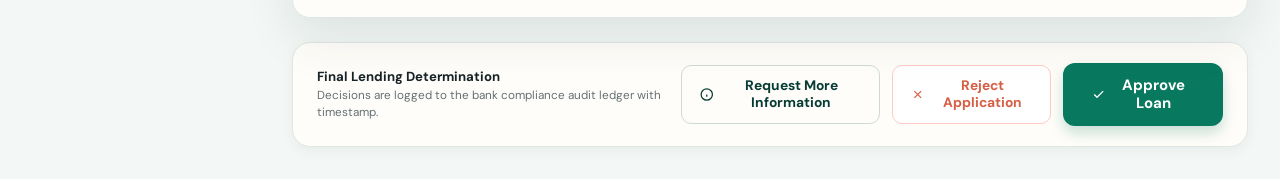
<file: frontend/prediction-result.html>
<!doctype html>
<html lang="en">
<head>
  <meta charset="utf-8">
  <meta name="viewport" content="width=device-width, initial-scale=1">
  <meta name="description" content="Credence Bank Credit Risk Assessment - Machine Learning Prediction Result">
  <title>Credence | Prediction Result</title>
  <link rel="preconnect" href="https://fonts.googleapis.com">
  <link rel="preconnect" href="https://fonts.gstatic.com" crossorigin>
  <link href="https://fonts.googleapis.com/css2?family=DM+Sans:ital,opsz,wght@0,9..40,400;0,9..40,500;0,9..40,600;0,9..40,700;1,9..40,400&family=Manrope:wght@600;700;800&display=swap" rel="stylesheet">
  <link rel="stylesheet" href="theme.css">
</head>
<body>
  <div class="app-layout">
    <!-- PERSISTENT LEFT SIDEBAR -->
    <aside class="sidebar" id="appSidebar">
      <div class="sidebar-header">
        <a class="brand-link" href="index.html">
          <div class="brand-icon-box">C</div>
          <div class="brand-details">
            <span class="brand-title">credence</span>
            <span class="brand-tagline">Risk Intelligence</span>
          </div>
        </a>
      </div>

      <nav class="sidebar-nav-container" aria-label="Main Navigation">
        <span class="nav-section-label">Core Operations</span>
        <a class="nav-item" href="index.html">
          <svg viewBox="0 0 24 24" fill="none" stroke="currentColor"><rect x="3" y="3" width="7" height="7" rx="1"></rect><rect x="14" y="3" width="7" height="7" rx="1"></rect><rect x="14" y="14" width="7" height="7" rx="1"></rect><rect x="3" y="14" width="7" height="7" rx="1"></rect></svg>
          <span>Dashboard</span>
        </a>
        <a class="nav-item active" href="new-application.html">
          <svg viewBox="0 0 24 24" fill="none" stroke="currentColor"><path d="M14 2H6a2 2 0 0 0-2 2v16a2 2 0 0 0 2 2h12a2 2 0 0 0 2-2V8z"></path><polyline points="14 2 14 8 20 8"></polyline><line x1="12" y1="18" x2="12" y2="12"></line><line x1="9" y1="15" x2="15" y2="15"></line></svg>
          <span>New Application</span>
        </a>
        <a class="nav-item" href="history.html">
          <svg viewBox="0 0 24 24" fill="none" stroke="currentColor"><circle cx="12" cy="12" r="10"></circle><polyline points="12 6 12 12 16 14"></polyline></svg>
          <span>Application History</span>
        </a>

        <span class="nav-section-label">Analytics & Config</span>
        <a class="nav-item" href="reports.html">
          <svg viewBox="0 0 24 24" fill="none" stroke="currentColor"><line x1="18" y1="20" x2="18" y2="10"></line><line x1="12" y1="20" x2="12" y2="4"></line><line x1="6" y1="20" x2="6" y2="14"></line></svg>
          <span>Reports</span>
        </a>
        <a class="nav-item" href="settings.html">
          <svg viewBox="0 0 24 24" fill="none" stroke="currentColor"><circle cx="12" cy="12" r="3"></circle><path d="M19.4 15a1.65 1.65 0 0 0 .33 1.82l.06.06a2 2 0 0 1 0 2.83 2 2 0 0 1-2.83 0l-.06-.06a1.65 1.65 0 0 0-1.82-.33 1.65 1.65 0 0 0-1 1.51V21a2 2 0 0 1-2 2 2 2 0 0 1-2-2v-.09A1.65 1.65 0 0 0 9 19.4a1.65 1.65 0 0 0-1.82.33l-.06.06a2 2 0 0 1-2.83 0 2 2 0 0 1 0-2.83l.06-.06a1.65 1.65 0 0 0 .33-1.82 1.65 1.65 0 0 0-1.51-1H3a2 2 0 0 1-2-2 2 2 0 0 1 2-2h.09A1.65 1.65 0 0 0 4.6 9a1.65 1.65 0 0 0-.33-1.82l-.06-.06a2 2 0 0 1 0-2.83 2 2 0 0 1 2.83 0l.06.06a1.65 1.65 0 0 0 1.82.33H9a1.65 1.65 0 0 0 1-1.51V3a2 2 0 0 1 2-2 2 2 0 0 1 2 2v.09a1.65 1.65 0 0 0 1 1.51 1.65 1.65 0 0 0 1.82-.33l.06-.06a2 2 0 0 1 2.83 0 2 2 0 0 1 0 2.83l-.06.06a1.65 1.65 0 0 0-.33 1.82V9a1.65 1.65 0 0 0 1.51 1H21a2 2 0 0 1 2 2 2 2 0 0 1-2 2h-.09a1.65 1.65 0 0 0-1.51 1z"></path></svg>
          <span>Settings</span>
        </a>
      </nav>

      <div class="sidebar-footer">
        <div class="model-badge-card">
          <div class="model-indicator-dot"></div>
          <div class="model-badge-info">
            <span class="model-badge-name">XGBoost v2.4 Active</span>
            <span class="model-badge-status">Test ROC-AUC: 0.926</span>
          </div>
        </div>
      </div>
    </aside>

    <!-- MAIN CONTENT AREA -->
    <div class="main-wrapper">
      <!-- TOP BAR WITH BREADCRUMB -->
      <header class="topbar">
        <div class="topbar-left">
          <button class="sidebar-toggle-btn mobile-menu-btn" id="sidebarToggleBtn" onclick="toggleAppSidebar(event)" aria-label="Toggle navigation menu" title="Toggle Sidebar">
            <svg width="22" height="22" viewBox="0 0 24 24" fill="none" stroke="currentColor" stroke-width="2"><line x1="3" y1="12" x2="21" y2="12"></line><line x1="3" y1="6" x2="21" y2="6"></line><line x1="3" y1="18" x2="21" y2="18"></line></svg>
          </button>
          <!-- BREADCRUMB: New Application > Review > Result, with applicant name/ID next to it -->
          <div class="breadcrumb-container">
            <a class="breadcrumb-root" href="new-application.html">New Application</a>
            <span class="breadcrumb-separator">›</span>
            <span class="breadcrumb-root">Review</span>
            <span class="breadcrumb-separator">›</span>
            <span class="breadcrumb-current">Result</span>
            <span class="breadcrumb-separator" style="margin: 0 4px;">•</span>
            <span id="breadcrumbApplicant" style="font-weight: 700; color: var(--brand-primary);">APP-2026-9041 (Eleanor Brooks)</span>
          </div>
        </div>

        <div class="topbar-right">
          <div class="search-wrapper">
            <svg class="search-icon" viewBox="0 0 24 24" fill="none" stroke="currentColor" stroke-width="2"><circle cx="11" cy="11" r="8"></circle><line x1="21" y1="21" x2="16.65" y2="16.65"></line></svg>
            <input class="search-input" id="globalSearch" type="search" placeholder="Search applicant, ID or loan..." aria-label="Global search">
          </div>

          <button class="icon-action-btn" id="notifBtn" aria-label="Notifications">
            <svg width="18" height="18" viewBox="0 0 24 24" fill="none" stroke="currentColor" stroke-width="2"><path d="M18 8A6 6 0 0 0 6 8c0 7-3 9-3 9h18s-3-2-3-9"></path><path d="M13.73 21a2 2 0 0 1-3.46 0"></path></svg>
            <span class="icon-badge">3</span>
          </button>

          <div class="officer-profile" id="profileBtn">
            <div class="officer-avatar">SJ</div>
            <div class="officer-info">
              <span class="officer-name">Sarah Jenkins</span>
              <span class="officer-role">Senior Loan Officer</span>
            </div>
          </div>
        </div>
      </header>

      <!-- MAIN CONTENT -->
      <main class="main-content">
        <!-- Result Page Header & Meta Status -->
        <div class="page-header-row">
          <div class="page-title-block">
            <div style="display: flex; align-items: center; gap: var(--space-3); margin-bottom: 4px;">
              <h1 id="resultApplicantTitle">Risk Assessment Result</h1>
              <span id="resultRiskBadge"></span>
              <span id="resultStatusBadge"></span>
            </div>
            <p id="resultMetaSubtitle">Evaluated by XGBoost Classifier v2.4 · Calibrated probability estimate</p>
          </div>
          <div style="display: flex; gap: var(--space-3);">
            <a class="btn btn-secondary" href="new-application.html">
              <svg viewBox="0 0 24 24" fill="none" stroke="currentColor"><line x1="12" y1="5" x2="12" y2="19"></line><line x1="5" y1="12" x2="19" y2="12"></line></svg>
              <span>Assess Another Applicant</span>
            </a>
          </div>
        </div>

        <!-- TOP SECTION: GAUGE (CENTER-LEFT) & KEY RISK FACTORS (RIGHT) -->
        <!-- APPLICANT / OFFICER STATUS BANNER -->
        <div id="applicantDecisionBanner" style="display: none;"></div>

        <!-- TOP SECTION: GAUGE (CENTER-LEFT) & KEY RISK FACTORS (RIGHT) -->
        <div class="grid-12" style="margin-bottom: var(--space-8);">
          
          <!-- CENTER-LEFT: LARGE CIRCULAR GAUGE / DIAL WITH NEEDLE & RISK ZONES -->
          <div class="col-6 card gauge-card">
            <div class="card-header" style="width: 100%;">
              <div>
                <h2 class="card-title">Default Risk Dial</h2>
                <p class="card-subtitle">Calibrated default probability over loan amortization</p>
              </div>
              <span class="badge badge-low" id="modelConfidenceBadge">92.6% AUC Confidence</span>
            </div>

            <!-- Crisp SVG Circular Dial Gauge with 3 Color Zones & Dynamic Rotating Needle -->
            <div class="gauge-display-container">
              <div class="gauge-canvas-wrapper">
                <svg viewBox="0 0 270 152" class="gauge-svg" id="gaugeSvg">
                  <!-- Zone 1: Low Risk Arc (0% - 30%, Credence Green) -->
                  <path d="M 40 125 A 95 95 0 0 1 79.2 48.1" fill="none" stroke="#08785e" stroke-width="15" stroke-linecap="round"></path>
                  <!-- Zone 2: Medium Risk Arc (30% - 60%, Credence Amber) -->
                  <path d="M 81.5 45.8 A 95 95 0 0 1 162.2 35.5" fill="none" stroke="#c77b12" stroke-width="15"></path>
                  <!-- Zone 3: High Risk Arc (60% - 100%, Credence Coral) -->
                  <path d="M 164.8 36.8 A 95 95 0 0 1 230 125" fill="none" stroke="#d75f46" stroke-width="15" stroke-linecap="round"></path>

                  <!-- Zone Labels along the perimeter -->
                  <text x="40" y="146" fill="#08785e" font-size="9.5" font-weight="700" text-anchor="middle">LOW (0–30%)</text>
                  <text x="135" y="17" fill="#c77b12" font-size="9.5" font-weight="700" text-anchor="middle">MEDIUM (30–60%)</text>
                  <text x="230" y="146" fill="#d75f46" font-size="9.5" font-weight="700" text-anchor="middle">HIGH (60–100%)</text>

                  <!-- Center Pivot Hub -->
                  <circle cx="135" cy="125" r="9" fill="#073c35"></circle>
                  <circle cx="135" cy="125" r="3.5" fill="#ffffff"></circle>

                  <!-- Needle (Rotates around 135, 125 from -90deg at 0% to +90deg at 100%) -->
                  <g id="gaugeNeedleGroup" style="transform-origin: 135px 125px; transition: transform 0.8s cubic-bezier(0.34, 1.56, 0.64, 1); transform: rotate(-60deg);">
                    <polygon points="132,125 135,38 138,125" fill="#073c35"></polygon>
                    <circle cx="135" cy="38" r="3.5" fill="#08785e" id="needleTipCircle"></circle>
                  </g>
                </svg>
              </div>

              <!-- Digital Readout Display Cleanly Below Dial -->
              <div class="gauge-readout-panel">
                <div class="gauge-percentage" id="displayProbability">12.4%</div>
                <div class="gauge-status-badge low" id="displayRiskLabel">Low Default Risk</div>
              </div>
            </div>

            <!-- DIRECTLY BELOW GAUGE: Short recommendation statement in bold + one line supporting explanation -->
            <div class="recommendation-box">
              <h3 class="recommendation-title" id="recommendationText">Recommendation: Standard Approval Recommended</h3>
              <p class="recommendation-desc" id="recommendationDesc">Applicant exhibits superior debt-service capacity and an unblemished credit track record.</p>
            </div>
          </div>

          <!-- TO THE RIGHT OF GAUGE: KEY RISK FACTORS PANEL (HORIZONTAL BAR CHART OF TOP 5 INFLUENTIAL FEATURES) -->
          <div class="col-6 card">
            <div class="card-header">
              <div>
                <h2 class="card-title">Key Risk Factors</h2>
                <p class="card-subtitle">Top 5 model feature contributions pushing risk up or down</p>
              </div>
              <div style="display: flex; gap: var(--space-3); font-size: 0.76rem;">
                <span style="display: flex; align-items: center; gap: 4px; color: var(--risk-high); font-weight: 700;">
                  <span style="width: 8px; height: 8px; border-radius: 2px; background: var(--risk-high);"></span>
                  Pushes Risk Up
                </span>
                <span style="display: flex; align-items: center; gap: 4px; color: var(--risk-low); font-weight: 700;">
                  <span style="width: 8px; height: 8px; border-radius: 2px; background: var(--risk-low);"></span>
                  Protective Factor
                </span>
              </div>
            </div>

            <!-- Horizontal Bar Chart -->
            <div class="risk-factor-list" id="riskFactorList">
              <!-- Dynamically populated via JS -->
            </div>
          </div>
        </div>

        <!-- BELOW BOTH: SUBMITTED DETAILS SUMMARY (CLEAN 2-COLUMN KEY/VALUE LAYOUT UNDER 3 HEADINGS) -->
        <section class="card" style="margin-bottom: var(--space-6);" aria-label="Submitted Application Details">
          <div class="card-header">
            <div>
              <h2 class="card-title">Submitted Application Details</h2>
              <p class="card-subtitle">Verified underwriting inputs evaluated by the decision support pipeline</p>
            </div>
            <button class="btn btn-secondary btn-sm" id="btnExportRecord" type="button">
              <svg viewBox="0 0 24 24" fill="none" stroke="currentColor"><path d="M21 15v4a2 2 0 0 1-2 2H5a2 2 0 0 1-2-2v-4"></path><polyline points="7 10 12 15 17 10"></polyline><line x1="12" y1="15" x2="12" y2="3"></line></svg>
              <span>Download Record</span>
            </button>
          </div>

          <!-- 3 Separate Clean Sub-Sections -->
          <div style="display: flex; flex-direction: column; gap: var(--space-6);">
            
            <!-- 1. Applicant Details -->
            <div>
              <h3 style="font-size: 0.95rem; font-weight: 800; color: var(--text-main); margin-bottom: var(--space-3); display: flex; align-items: center; gap: 6px;">
                <span style="color: var(--brand-primary);">01.</span> Applicant Details
              </h3>
              <div class="summary-details-grid">
                <div class="summary-kv-pair">
                  <span class="summary-key">Applicant Legal Name</span>
                  <span class="summary-val" id="sumApplicantName">Eleanor Brooks</span>
                </div>
                <div class="summary-kv-pair">
                  <span class="summary-key">Age</span>
                  <span class="summary-val" id="sumAge">34 Years</span>
                </div>
                <div class="summary-kv-pair">
                  <span class="summary-key">Annual Income</span>
                  <span class="summary-val" id="sumAnnualIncome">$88,000</span>
                </div>
                <div class="summary-kv-pair">
                  <span class="summary-key">Monthly Income</span>
                  <span class="summary-val" id="sumMonthlyIncome">$7,333</span>
                </div>
                <div class="summary-kv-pair">
                  <span class="summary-key">Employment Type</span>
                  <span class="summary-val" id="sumEmploymentType">Full-time</span>
                </div>
                <div class="summary-kv-pair">
                  <span class="summary-key">Years Employed</span>
                  <span class="summary-val" id="sumYearsEmployed">7.0 Years</span>
                </div>
                <div class="summary-kv-pair">
                  <span class="summary-key">Home Ownership</span>
                  <span class="summary-val" id="sumHomeOwnership">MORTGAGE</span>
                </div>
                <div class="summary-kv-pair">
                  <span class="summary-key">Education Level</span>
                  <span class="summary-val" id="sumEducationLevel">Master</span>
                </div>
                <div class="summary-kv-pair">
                  <span class="summary-key">Marital Status</span>
                  <span class="summary-val" id="sumMaritalStatus">Married</span>
                </div>
              </div>
            </div>

            <!-- 2. Loan Details -->
            <div>
              <h3 style="font-size: 0.95rem; font-weight: 800; color: var(--text-main); margin-bottom: var(--space-3); display: flex; align-items: center; gap: 6px;">
                <span style="color: var(--brand-primary);">02.</span> Loan Details
              </h3>
              <div class="summary-details-grid">
                <div class="summary-kv-pair">
                  <span class="summary-key">Loan Amount Requested</span>
                  <span class="summary-val" id="sumLoanAmount" style="color: var(--brand-primary); font-size: 1rem;">$18,500</span>
                </div>
                <div class="summary-kv-pair">
                  <span class="summary-key">Loan Purpose / Intent</span>
                  <span class="summary-val" id="sumLoanIntent">DEBT CONSOLIDATION</span>
                </div>
                <div class="summary-kv-pair">
                  <span class="summary-key">Amortization Term</span>
                  <span class="summary-val" id="sumLoanTerm">36 Months</span>
                </div>
                <div class="summary-kv-pair">
                  <span class="summary-key">Loan-to-Income Ratio</span>
                  <span class="summary-val" id="sumLoanToIncome">21.0%</span>
                </div>
                <div class="summary-kv-pair">
                  <span class="summary-key">Estimated Monthly Payment</span>
                  <span class="summary-val" id="sumEstPayment">$578 / month</span>
                </div>
              </div>
            </div>

            <!-- 3. Credit History -->
            <div>
              <h3 style="font-size: 0.95rem; font-weight: 800; color: var(--text-main); margin-bottom: var(--space-3); display: flex; align-items: center; gap: 6px;">
                <span style="color: var(--brand-primary);">03.</span> Credit History
              </h3>
              <div class="summary-details-grid">
                <div class="summary-kv-pair">
                  <span class="summary-key">Bureau Credit Score</span>
                  <span class="summary-val" id="sumCreditScore" style="color: #10b981;">742 (Excellent)</span>
                </div>
                <div class="summary-kv-pair">
                  <span class="summary-key">Credit History Length</span>
                  <span class="summary-val" id="sumCredHistLength">11.0 Years</span>
                </div>
                <div class="summary-kv-pair">
                  <span class="summary-key">Previous Default on File</span>
                  <span class="summary-val" id="sumDefaultOnFile">No</span>
                </div>
                <div class="summary-kv-pair">
                  <span class="summary-key">Debt-to-Income (DTI)</span>
                  <span class="summary-val" id="sumDti">24.0%</span>
                </div>
                <div class="summary-kv-pair">
                  <span class="summary-key">Revolving Utilization</span>
                  <span class="summary-val" id="sumUtilization">19.5%</span>
                </div>
              </div>
            </div>

          </div>
        </section>

        <!-- BOTTOM OF THE PAGE: THREE ACTION BUTTONS ("Approve", "Reject", "Request More Information") -->
        <!-- Primary action visually distinguished from the other two -->
        <div class="action-decision-bar">
          <div style="display: flex; flex-direction: column;">
            <span style="font-size: 0.88rem; font-weight: 700; color: var(--text-main);">Final Lending Determination</span>
            <span style="font-size: 0.78rem; color: var(--text-muted);">Decisions are logged to the bank compliance audit ledger with timestamp.</span>
          </div>

          <div style="display: flex; align-items: center; gap: var(--space-3);">
            <!-- Secondary Action 1: Request More Information -->
            <button class="btn btn-outline" id="btnRequestInfo" type="button">
              <svg viewBox="0 0 24 24" fill="none" stroke="currentColor"><circle cx="12" cy="12" r="10"></circle><line x1="12" y1="16" x2="12" y2="12"></line><line x1="12" y1="8" x2="12.01" y2="8"></line></svg>
              <span>Request More Information</span>
            </button>

            <!-- Secondary Action 2: Reject -->
            <button class="btn btn-danger" id="btnReject" type="button">
              <svg viewBox="0 0 24 24" fill="none" stroke="currentColor"><line x1="18" y1="6" x2="6" y2="18"></line><line x1="6" y1="6" x2="18" y2="18"></line></svg>
              <span>Reject Application</span>
            </button>

            <!-- Primary Action: Approve (Visually Distinct & Prominent) -->
            <button class="btn btn-success btn-lg" id="btnApprove" type="button" style="padding: 12px 28px;">
              <svg viewBox="0 0 24 24" fill="none" stroke="currentColor"><polyline points="20 6 9 17 4 12"></polyline></svg>
              <span>Approve Loan</span>
            </button>
          </div>
        </div>
      </main>
    </div>
  </div>

  <!-- ACTION CONFIRMATION MODAL -->
  <div class="modal-backdrop" id="decisionModal">
    <div class="modal-dialog">
      <div class="modal-header">
        <h3 id="modalTitle" style="font-size: 1.1rem; font-weight: 800;">Confirm Lending Decision</h3>
        <button class="icon-action-btn" id="modalCloseBtn" style="border: none;">✕</button>
      </div>
      <div class="modal-body">
        <p id="modalBodyText" style="color: var(--text-secondary); margin-bottom: var(--space-4);">
          Are you sure you want to execute this decision?
        </p>
        <div class="form-group">
          <label class="form-label" for="decisionNotes">Officer Underwriting Notes</label>
          <textarea class="form-control" id="decisionNotes" rows="3" placeholder="Enter rationale or conditions for the applicant record..."></textarea>
        </div>
      </div>
      <div class="modal-footer">
        <button class="btn btn-secondary" id="modalCancelBtn">Cancel</button>
        <button class="btn btn-primary" id="modalConfirmBtn">Confirm & Log Decision</button>
      </div>
    </div>
  </div>

  <script src="data-store.js"></script>
  <script>
    document.addEventListener("DOMContentLoaded", () => {
      // Determine which applicant to render (from URL ?id= or current session assessment)
      const urlParams = new URLSearchParams(window.location.search);
      const queryId = urlParams.get("id");
      const apps = getApplications();
      let app = null;

      if (queryId) {
        app = apps.find(a => a.id === queryId);
      }
      if (!app) {
        app = getCurrentAssessment();
      }

      if (!app) {
        app = apps[0];
      }

      // Populate Breadcrumb & Header
      const name = app.applicant_name || "Applicant";
      document.getElementById("breadcrumbApplicant").textContent = `${app.id} (${name})`;
      document.getElementById("resultApplicantTitle").textContent = `${name} · Decision Support`;
      document.getElementById("resultRiskBadge").innerHTML = getRiskBadgeHtml(app.risk_level);
      document.getElementById("resultStatusBadge").innerHTML = getStatusPillHtml(app.status);

      // Gauge needle angle calculation
      // 0% -> -90deg, 50% -> 0deg, 100% -> +90deg
      const probPct = app.default_probability_percent !== undefined ? app.default_probability_percent : (app.default_probability * 100);
      const needleAngle = -90 + (probPct / 100) * 180;
      
      setTimeout(() => {
        const needle = document.getElementById("gaugeNeedleGroup");
        if (needle) {
          needle.style.transform = `rotate(${needleAngle.toFixed(1)}deg)`;
        }
      }, 120);

      document.getElementById("displayProbability").textContent = `${probPct.toFixed(1)}%`;
      
      const riskLower = (app.risk_level || "low").toLowerCase();
      const riskClass = riskLower.includes("high") ? "high" : riskLower.includes("med") ? "medium" : "low";
      const riskLabelEl = document.getElementById("displayRiskLabel");
      if (riskLabelEl) {
        riskLabelEl.className = `gauge-status-badge ${riskClass}`;
        riskLabelEl.textContent = `${app.risk_level || 'Low'} Default Risk`;
      }
      
      const needleTip = document.getElementById("needleTipCircle");
      if (needleTip) {
        needleTip.setAttribute("fill", riskClass === "high" ? "#d75f46" : riskClass === "medium" ? "#c77b12" : "#08785e");
      }

      // Check current user role
      const user = getAuthUser();
      const isApplicant = user && user.role === "applicant";

      // Render Applicant / Officer Decision Status Banner
      const banner = document.getElementById("applicantDecisionBanner");
      if (banner) {
        const statusLower = (app.status || "Pending").toLowerCase();
        let bannerClass = "status-pending";
        let bannerIcon = "⏳";
        let bannerTitle = "Application Underwriting Status: Pending";
        let bannerDesc = "This application has been submitted and is currently in the underwriting queue awaiting loan officer review.";

        if (statusLower.includes("app")) {
          bannerClass = "status-approved";
          bannerIcon = "✓";
          bannerTitle = "Application Officially Approved";
          bannerDesc = `Congratulations! Loan facility approved for ${formatCurrency(app.loan_amnt)} by Loan Officer ${app.officer || 'Sarah Jenkins'}. Funding instructions authorized.`;
        } else if (statusLower.includes("rej")) {
          bannerClass = "status-rejected";
          bannerIcon = "✕";
          bannerTitle = "Application Determination: Declined";
          bannerDesc = `This application was reviewed by Credit Risk Underwriting and could not be approved at this time based on institutional risk thresholds.`;
        }

        banner.className = `application-decision-banner ${bannerClass}`;
        banner.style.display = "flex";
        banner.innerHTML = `
          <div class="decision-banner-icon">${bannerIcon}</div>
          <div class="decision-banner-body">
            <h4>${bannerTitle}</h4>
            <p>${bannerDesc}</p>
            ${app.decision_notes ? `<span class="decision-banner-notes">Officer Notes: "${app.decision_notes}"</span>` : ''}
          </div>
        `;
      }

      // Adjust Action Bar if viewed by Applicant
      const decisionBar = document.querySelector(".action-decision-bar");
      if (decisionBar && isApplicant) {
        decisionBar.innerHTML = `
          <div style="display: flex; flex-direction: column;">
            <span style="font-size: 0.88rem; font-weight: 700; color: var(--text-main);">Applicant Account Portal</span>
            <span style="font-size: 0.78rem; color: var(--text-muted);">Application status: <strong>${app.status}</strong>. Only authorized lending officers can finalize credit determinations.</span>
          </div>
          <div style="display: flex; align-items: center; gap: var(--space-3);">
            <a class="btn btn-secondary" href="applicant-dashboard.html">
              <svg viewBox="0 0 24 24" fill="none" stroke="currentColor"><rect x="3" y="3" width="7" height="7" rx="1"></rect><rect x="14" y="3" width="7" height="7" rx="1"></rect><rect x="14" y="14" width="7" height="7" rx="1"></rect><rect x="3" y="14" width="7" height="7" rx="1"></rect></svg>
              <span>My Applications</span>
            </a>
            <a class="btn btn-primary" href="new-application.html">
              <svg viewBox="0 0 24 24" fill="none" stroke="currentColor"><line x1="12" y1="5" x2="12" y2="19"></line><line x1="5" y1="12" x2="19" y2="12"></line></svg>
              <span>Apply for Another Loan</span>
            </a>
          </div>
        `;
      }

      // Recommendation text
      document.getElementById("recommendationText").textContent = app.recommendation || `Recommendation: ${app.risk_level === 'Low' ? 'Standard Approval Recommended' : 'Manual Review Suggested'}`;
      document.getElementById("recommendationDesc").textContent = app.recommendation_desc || "Automated inference from calibrated tree ensemble model.";

      // Key Risk Factors Horizontal Bars
      const factorsContainer = document.getElementById("riskFactorList");
      let factors = app.key_factors;
      if (!factors || !factors.length) {
        const generated = assessApplicantRiskModel(app);
        factors = generated.key_factors;
      }

      factorsContainer.innerHTML = factors.map(f => {
        const isUp = f.direction === "up" || parseFloat(f.impact) > 0;
        const absVal = Math.min(100, Math.abs(parseFloat(f.impact)) * 3.5);
        const impactText = (isUp ? "+" : "-") + Math.abs(parseFloat(f.impact)) + "% Impact";
        return `
          <div class="risk-factor-row">
            <div class="risk-factor-meta">
              <span class="risk-factor-name">${f.name}</span>
              <span class="risk-factor-impact ${isUp ? 'risk-up' : 'risk-down'}">${impactText}</span>
            </div>
            <div class="risk-factor-bar-bg">
              <div class="risk-factor-bar-fill ${isUp ? 'risk-up' : 'risk-down'}" style="width: ${absVal}%;"></div>
            </div>
          </div>
        `;
      }).join("");

      // Populate Submitted Details Key/Values
      document.getElementById("sumApplicantName").textContent = app.applicant_name || "Applicant";
      document.getElementById("sumAge").textContent = `${app.person_age || 32} Years`;
      document.getElementById("sumAnnualIncome").textContent = formatCurrency(app.person_income);
      document.getElementById("sumMonthlyIncome").textContent = formatCurrency(app.monthly_income || (app.person_income / 12));
      document.getElementById("sumEmploymentType").textContent = app.employment_type || "Full-time";
      document.getElementById("sumYearsEmployed").textContent = `${app.person_emp_length || 5} Years`;
      document.getElementById("sumHomeOwnership").textContent = app.person_home_ownership || "RENT";
      document.getElementById("sumEducationLevel").textContent = app.education_level || "Bachelor";
      document.getElementById("sumMaritalStatus").textContent = app.marital_status || "Single";

      document.getElementById("sumLoanAmount").textContent = formatCurrency(app.loan_amnt);
      document.getElementById("sumLoanIntent").textContent = (app.loan_intent || "PERSONAL").replace(/_/g, " ");
      document.getElementById("sumLoanTerm").textContent = `${app.loan_term_months || 36} Months`;
      document.getElementById("sumLoanToIncome").textContent = formatPercent((app.loan_percent_income || 0.20) * 100);
      document.getElementById("sumEstPayment").textContent = formatCurrency((app.loan_amnt || 15000) / (app.loan_term_months || 36)) + " / mo";

      document.getElementById("sumCreditScore").textContent = `${app.credit_score || 700} (${app.credit_score > 720 ? 'Excellent' : app.credit_score > 650 ? 'Good' : 'Fair'})`;
      document.getElementById("sumCredHistLength").textContent = `${app.cb_person_cred_hist_length || 8} Years`;
      document.getElementById("sumDefaultOnFile").textContent = app.cb_person_default_on_file === "Y" ? "Yes (Flagged)" : "No";
      document.getElementById("sumDti").textContent = formatPercent((app.debt_to_income_ratio || 0.25) * 100);
      document.getElementById("sumUtilization").textContent = formatPercent(app.credit_utilization_pct || 22);

      // Export Record Button
      document.getElementById("btnExportRecord").addEventListener("click", () => {
        exportApplicationsCSV([app]);
      });

      // Lending Determination Action Handlers (Only active for Officer)
      const modal = document.getElementById("decisionModal");
      const modalTitle = document.getElementById("modalTitle");
      const modalBody = document.getElementById("modalBodyText");
      const modalConfirmBtn = document.getElementById("modalConfirmBtn");
      let pendingStatus = null;

      function openDecisionModal(action, title, message, btnClass) {
        pendingStatus = action;
        modalTitle.textContent = title;
        modalBody.textContent = message;
        modalConfirmBtn.className = `btn ${btnClass}`;
        modal.classList.add("active");
      }

      const btnApprove = document.getElementById("btnApprove");
      const btnReject = document.getElementById("btnReject");
      const btnRequestInfo = document.getElementById("btnRequestInfo");

      if (btnApprove) {
        btnApprove.addEventListener("click", () => {
          openDecisionModal("Approved", "Approve Loan Facility", `Confirm credit approval for ${name} (${formatCurrency(app.loan_amnt)}). This will generate funding instructions.`, "btn-success");
        });
      }

      if (btnReject) {
        btnReject.addEventListener("click", () => {
          openDecisionModal("Rejected", "Decline Loan Application", `Confirm adverse lending determination for ${name}. An adverse action notice will be prepared.`, "btn-danger");
        });
      }

      if (btnRequestInfo) {
        btnRequestInfo.addEventListener("click", () => {
          openDecisionModal("Pending", "Request Supplemental Information", `Place application on hold and transmit a documentation checklist to ${name}.`, "btn-primary");
        });
      }

      document.getElementById("modalCloseBtn").addEventListener("click", () => modal.classList.remove("active"));
      document.getElementById("modalCancelBtn").addEventListener("click", () => modal.classList.remove("active"));

      modalConfirmBtn.addEventListener("click", () => {
        if (pendingStatus) {
          const notes = document.getElementById("decisionNotes").value.trim();
          updateApplicationStatus(app.id, pendingStatus, notes, user.name || "Sarah Jenkins");
          app.status = pendingStatus;
          app.decision_notes = notes;
          document.getElementById("resultStatusBadge").innerHTML = getStatusPillHtml(pendingStatus);
          modal.classList.remove("active");
          showToast(`Application ${app.id} marked as ${pendingStatus}`, "success");
          setTimeout(() => window.location.reload(), 400);
        }
      });
    });
  </script>
</body>
</html>
</file>
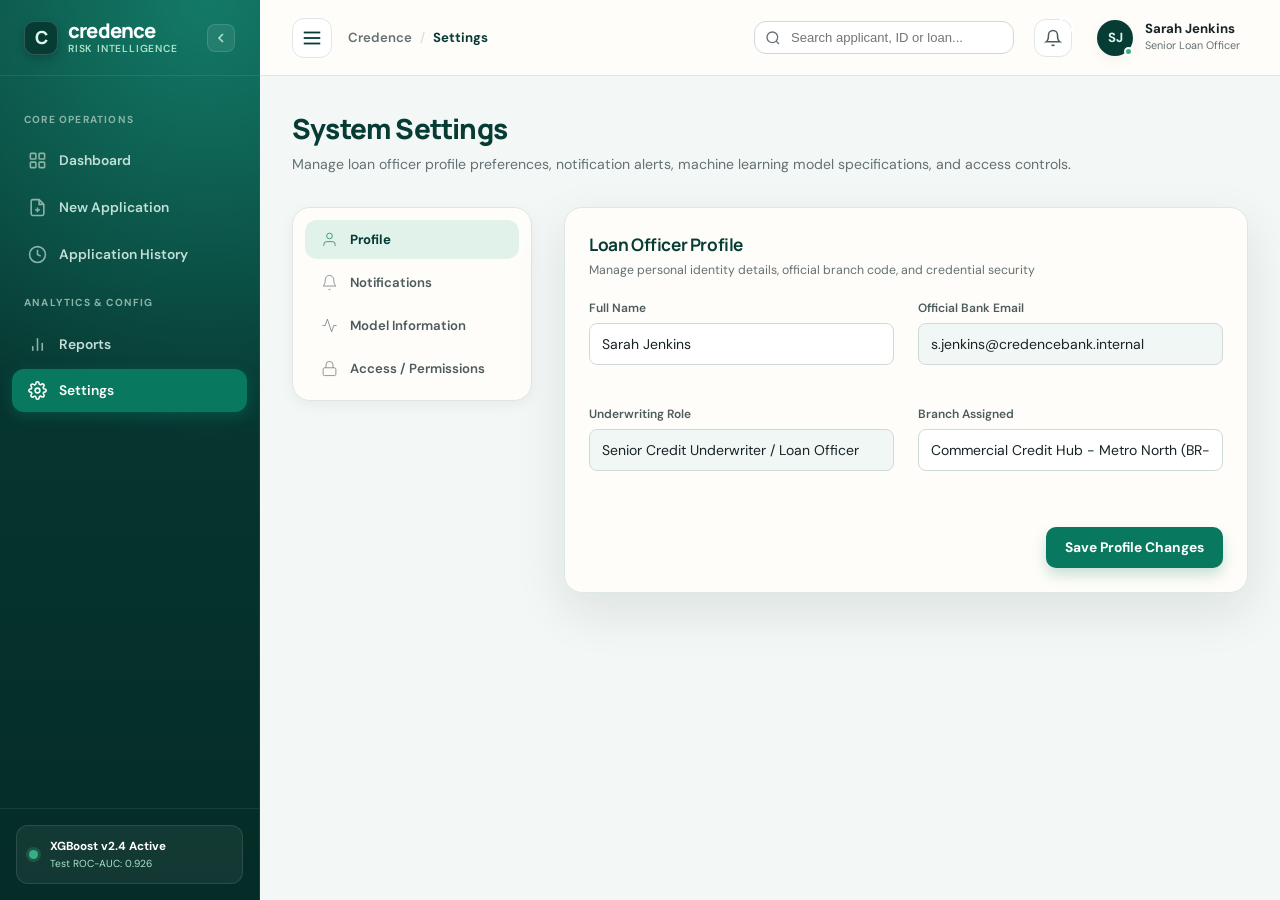
<file: frontend/settings.html>
<!doctype html>
<html lang="en">
<head>
  <meta charset="utf-8">
  <meta name="viewport" content="width=device-width, initial-scale=1">
  <meta name="description" content="Credence Bank Credit Risk Assessment - Officer Configuration and Model Information">
  <title>Credence | System Settings</title>
  <link rel="preconnect" href="https://fonts.googleapis.com">
  <link rel="preconnect" href="https://fonts.gstatic.com" crossorigin>
  <link href="https://fonts.googleapis.com/css2?family=DM+Sans:ital,opsz,wght@0,9..40,400;0,9..40,500;0,9..40,600;0,9..40,700;1,9..40,400&family=Manrope:wght@600;700;800&display=swap" rel="stylesheet">
  <link rel="stylesheet" href="theme.css">
</head>
<body>
  <div class="app-layout">
    <!-- PERSISTENT LEFT SIDEBAR -->
    <aside class="sidebar" id="appSidebar">
      <div class="sidebar-header">
        <a class="brand-link" href="index.html">
          <div class="brand-icon-box">C</div>
          <div class="brand-details">
            <span class="brand-title">credence</span>
            <span class="brand-tagline">Risk Intelligence</span>
          </div>
        </a>
      </div>

      <nav class="sidebar-nav-container" aria-label="Main Navigation">
        <span class="nav-section-label">Core Operations</span>
        <a class="nav-item" href="index.html">
          <svg viewBox="0 0 24 24" fill="none" stroke="currentColor"><rect x="3" y="3" width="7" height="7" rx="1"></rect><rect x="14" y="3" width="7" height="7" rx="1"></rect><rect x="14" y="14" width="7" height="7" rx="1"></rect><rect x="3" y="14" width="7" height="7" rx="1"></rect></svg>
          <span>Dashboard</span>
        </a>
        <a class="nav-item" href="new-application.html">
          <svg viewBox="0 0 24 24" fill="none" stroke="currentColor"><path d="M14 2H6a2 2 0 0 0-2 2v16a2 2 0 0 0 2 2h12a2 2 0 0 0 2-2V8z"></path><polyline points="14 2 14 8 20 8"></polyline><line x1="12" y1="18" x2="12" y2="12"></line><line x1="9" y1="15" x2="15" y2="15"></line></svg>
          <span>New Application</span>
        </a>
        <a class="nav-item" href="history.html">
          <svg viewBox="0 0 24 24" fill="none" stroke="currentColor"><circle cx="12" cy="12" r="10"></circle><polyline points="12 6 12 12 16 14"></polyline></svg>
          <span>Application History</span>
        </a>

        <span class="nav-section-label">Analytics & Config</span>
        <a class="nav-item" href="reports.html">
          <svg viewBox="0 0 24 24" fill="none" stroke="currentColor"><line x1="18" y1="20" x2="18" y2="10"></line><line x1="12" y1="20" x2="12" y2="4"></line><line x1="6" y1="20" x2="6" y2="14"></line></svg>
          <span>Reports</span>
        </a>
        <a class="nav-item active" href="settings.html">
          <svg viewBox="0 0 24 24" fill="none" stroke="currentColor"><circle cx="12" cy="12" r="3"></circle><path d="M19.4 15a1.65 1.65 0 0 0 .33 1.82l.06.06a2 2 0 0 1 0 2.83 2 2 0 0 1-2.83 0l-.06-.06a1.65 1.65 0 0 0-1.82-.33 1.65 1.65 0 0 0-1 1.51V21a2 2 0 0 1-2 2 2 2 0 0 1-2-2v-.09A1.65 1.65 0 0 0 9 19.4a1.65 1.65 0 0 0-1.82.33l-.06.06a2 2 0 0 1-2.83 0 2 2 0 0 1 0-2.83l.06-.06a1.65 1.65 0 0 0 .33-1.82 1.65 1.65 0 0 0-1.51-1H3a2 2 0 0 1-2-2 2 2 0 0 1 2-2h.09A1.65 1.65 0 0 0 4.6 9a1.65 1.65 0 0 0-.33-1.82l-.06-.06a2 2 0 0 1 0-2.83 2 2 0 0 1 2.83 0l.06.06a1.65 1.65 0 0 0 1.82.33H9a1.65 1.65 0 0 0 1-1.51V3a2 2 0 0 1 2-2 2 2 0 0 1 2 2v.09a1.65 1.65 0 0 0 1 1.51 1.65 1.65 0 0 0 1.82-.33l.06-.06a2 2 0 0 1 2.83 0 2 2 0 0 1 0 2.83l-.06.06a1.65 1.65 0 0 0-.33 1.82V9a1.65 1.65 0 0 0 1.51 1H21a2 2 0 0 1 2 2 2 2 0 0 1-2 2h-.09a1.65 1.65 0 0 0-1.51 1z"></path></svg>
          <span>Settings</span>
        </a>
      </nav>

      <div class="sidebar-footer">
        <div class="model-badge-card">
          <div class="model-indicator-dot"></div>
          <div class="model-badge-info">
            <span class="model-badge-name">XGBoost v2.4 Active</span>
            <span class="model-badge-status">Test ROC-AUC: 0.926</span>
          </div>
        </div>
      </div>
    </aside>

    <!-- MAIN CONTENT AREA -->
    <div class="main-wrapper">
      <!-- TOP BAR -->
      <header class="topbar">
        <div class="topbar-left">
          <button class="sidebar-toggle-btn mobile-menu-btn" id="sidebarToggleBtn" onclick="toggleAppSidebar(event)" aria-label="Toggle navigation menu" title="Toggle Sidebar">
            <svg width="22" height="22" viewBox="0 0 24 24" fill="none" stroke="currentColor" stroke-width="2"><line x1="3" y1="12" x2="21" y2="12"></line><line x1="3" y1="6" x2="21" y2="6"></line><line x1="3" y1="18" x2="21" y2="18"></line></svg>
          </button>
          <div class="breadcrumb-container">
            <a class="breadcrumb-root" href="index.html">Credence</a>
            <span class="breadcrumb-separator">/</span>
            <span class="breadcrumb-current">Settings</span>
          </div>
        </div>

        <div class="topbar-right">
          <div class="search-wrapper">
            <svg class="search-icon" viewBox="0 0 24 24" fill="none" stroke="currentColor" stroke-width="2"><circle cx="11" cy="11" r="8"></circle><line x1="21" y1="21" x2="16.65" y2="16.65"></line></svg>
            <input class="search-input" id="globalSearch" type="search" placeholder="Search applicant, ID or loan..." aria-label="Global search">
          </div>

          <button class="icon-action-btn" id="notifBtn" aria-label="Notifications">
            <svg width="18" height="18" viewBox="0 0 24 24" fill="none" stroke="currentColor" stroke-width="2"><path d="M18 8A6 6 0 0 0 6 8c0 7-3 9-3 9h18s-3-2-3-9"></path><path d="M13.73 21a2 2 0 0 1-3.46 0"></path></svg>
            <span class="icon-badge">3</span>
          </button>

          <div class="officer-profile" id="profileBtn">
            <div class="officer-avatar">SJ</div>
            <div class="officer-info">
              <span class="officer-name">Sarah Jenkins</span>
              <span class="officer-role">Senior Loan Officer</span>
            </div>
          </div>
        </div>
      </header>

      <!-- MAIN CONTENT -->
      <main class="main-content">
        <div class="page-header-row">
          <div class="page-title-block">
            <h1>System Settings</h1>
            <p>Manage loan officer profile preferences, notification alerts, machine learning model specifications, and access controls.</p>
          </div>
        </div>

        <!-- SIMPLE TWO-COLUMN SETTINGS LAYOUT -->
        <div class="settings-container">
          
          <!-- LEFT SIDE: VERTICAL LIST OF SETTING CATEGORIES -->
          <aside class="settings-nav-card" aria-label="Settings Categories">
            <button class="settings-tab-btn active" data-tab="tabProfile">
              <svg viewBox="0 0 24 24" fill="none" stroke="currentColor"><path d="M20 21v-2a4 4 0 0 0-4-4H8a4 4 0 0 0-4 4v2"></path><circle cx="12" cy="7" r="4"></circle></svg>
              <span>Profile</span>
            </button>

            <button class="settings-tab-btn" data-tab="tabNotifications">
              <svg viewBox="0 0 24 24" fill="none" stroke="currentColor"><path d="M18 8A6 6 0 0 0 6 8c0 7-3 9-3 9h18s-3-2-3-9"></path><path d="M13.73 21a2 2 0 0 1-3.46 0"></path></svg>
              <span>Notifications</span>
            </button>

            <button class="settings-tab-btn" data-tab="tabModelInfo">
              <svg viewBox="0 0 24 24" fill="none" stroke="currentColor"><polyline points="22 12 18 12 15 21 9 3 6 12 2 12"></polyline></svg>
              <span>Model Information</span>
            </button>

            <button class="settings-tab-btn" data-tab="tabAccess">
              <svg viewBox="0 0 24 24" fill="none" stroke="currentColor"><rect x="3" y="11" width="18" height="11" rx="2" ry="2"></rect><path d="M7 11V7a5 5 0 0 1 10 0v4"></path></svg>
              <span>Access / Permissions</span>
            </button>
          </aside>

          <!-- RIGHT SIDE: SELECTED CATEGORY'S FORM FIELDS -->
          <div class="card">
            
            <!-- CATEGORY 1: PROFILE -->
            <div class="settings-content-panel active" id="tabProfile">
              <div class="card-header">
                <div>
                  <h2 class="card-title">Loan Officer Profile</h2>
                  <p class="card-subtitle">Manage personal identity details, official branch code, and credential security</p>
                </div>
              </div>

              <div class="grid-12">
                <div class="col-6 form-group">
                  <label class="form-label" for="settingName">Full Name</label>
                  <input class="form-control" id="settingName" type="text" value="Sarah Jenkins">
                </div>
                <div class="col-6 form-group">
                  <label class="form-label" for="settingEmail">Official Bank Email</label>
                  <input class="form-control" id="settingEmail" type="email" value="s.jenkins@credencebank.internal" readonly style="background-color: var(--bg-card-alt);">
                </div>
                <div class="col-6 form-group">
                  <label class="form-label" for="settingRole">Underwriting Role</label>
                  <input class="form-control" id="settingRole" type="text" value="Senior Credit Underwriter / Loan Officer" readonly style="background-color: var(--bg-card-alt);">
                </div>
                <div class="col-6 form-group">
                  <label class="form-label" for="settingBranch">Branch Assigned</label>
                  <input class="form-control" id="settingBranch" type="text" value="Commercial Credit Hub - Metro North (BR-402)">
                </div>
                <div class="col-12" style="margin-top: var(--space-4); display: flex; justify-content: flex-end;">
                  <button class="btn btn-primary" type="button" onclick="showToast('Profile preferences updated', 'success')">Save Profile Changes</button>
                </div>
              </div>
            </div>

            <!-- CATEGORY 2: NOTIFICATIONS -->
            <div class="settings-content-panel" id="tabNotifications">
              <div class="card-header">
                <div>
                  <h2 class="card-title">Notification Preferences</h2>
                  <p class="card-subtitle">Configure email dispatch rules and automated risk warning triggers</p>
                </div>
              </div>

              <div style="display: flex; flex-direction: column; gap: var(--space-5);">
                <div style="display: flex; justify-content: space-between; align-items: center; padding-bottom: var(--space-3); border-bottom: 1px solid var(--border-subtle);">
                  <div>
                    <h4 style="font-size: 0.9rem; font-weight: 700;">High-Risk Immediate Alert</h4>
                    <p style="font-size: 0.78rem; color: var(--text-muted);">Notify immediately when an applicant default probability exceeds 60%</p>
                  </div>
                  <label class="toggle-switch">
                    <input type="checkbox" checked>
                    <span class="toggle-slider"></span>
                  </label>
                </div>

                <div style="display: flex; justify-content: space-between; align-items: center; padding-bottom: var(--space-3); border-bottom: 1px solid var(--border-subtle);">
                  <div>
                    <h4 style="font-size: 0.9rem; font-weight: 700;">Daily Portfolio Risk Digest</h4>
                    <p style="font-size: 0.78rem; color: var(--text-muted);">Receive a summary of all decisions, approvals, and model drift telemetry each morning</p>
                  </div>
                  <label class="toggle-switch">
                    <input type="checkbox" checked>
                    <span class="toggle-slider"></span>
                  </label>
                </div>

                <div style="display: flex; justify-content: space-between; align-items: center;">
                  <div>
                    <h4 style="font-size: 0.9rem; font-weight: 700;">Model Retraining Notification</h4>
                    <p style="font-size: 0.78rem; color: var(--text-muted);">Alert when a new version of the credit classification model is staged or deployed</p>
                  </div>
                  <label class="toggle-switch">
                    <input type="checkbox" checked>
                    <span class="toggle-slider"></span>
                  </label>
                </div>
              </div>
            </div>

            <!-- CATEGORY 3: MODEL INFORMATION (SHOW BASIC DETAILS LIKE CURRENTLY DEPLOYED MODEL AND LAST TRAINING DATE IN READ-ONLY CARD) -->
            <div class="settings-content-panel" id="tabModelInfo">
              <div class="card-header">
                <div>
                  <h2 class="card-title">Model Information & Governance</h2>
                  <p class="card-subtitle">Active machine learning inference engine and validation benchmarks</p>
                </div>
                <span class="badge badge-low">Production Healthy</span>
              </div>

              <!-- Read-only Card with Deployed Model Details -->
              <div class="read-only-model-card">
                <div class="model-meta-item">
                  <span class="model-meta-label">Currently Deployed Model</span>
                  <span class="model-meta-val" style="color: var(--brand-primary);">Tuned XGBoost Classifier v2.4</span>
                </div>

                <div class="model-meta-item">
                  <span class="model-meta-label">Last Training Date</span>
                  <span class="model-meta-val">September 28, 2026</span>
                </div>

                <div class="model-meta-item">
                  <span class="model-meta-label">Held-out Test ROC-AUC</span>
                  <span class="model-meta-val" style="color: #10b981;">0.926 (Superior Discrimination)</span>
                </div>

                <div class="model-meta-item">
                  <span class="model-meta-label">Training Records</span>
                  <span class="model-meta-val">32,581 Historical Loans</span>
                </div>

                <div class="model-meta-item">
                  <span class="model-meta-label">Preprocessing Pipeline</span>
                  <span class="model-meta-val">Median Imputation + One-Hot Encoding + Scaler</span>
                </div>

                <div class="model-meta-item">
                  <span class="model-meta-label">Inference Endpoint</span>
                  <span class="model-meta-val">http://127.0.0.1:8000/predict</span>
                </div>

                <div class="model-meta-item">
                  <span class="model-meta-label">Model Calibration</span>
                  <span class="model-meta-val">Isotonic Regression (0.012 Brier Score)</span>
                </div>

                <div class="model-meta-item">
                  <span class="model-meta-label">Serving Latency</span>
                  <span class="model-meta-val">18ms median response time</span>
                </div>
              </div>

              <div style="margin-top: var(--space-5); padding: var(--space-4); border-radius: var(--radius-md); background: #f0fdf4; border: 1px solid #bbf7d0; font-size: 0.82rem; color: #166534;">
                <strong>Regulatory Compliance Note:</strong> The deployed model complies with adverse action explainability regulations. Feature weights are bounded and audited every 30 days to prevent disparate impact.
              </div>
            </div>

            <!-- CATEGORY 4: ACCESS & PERMISSIONS -->
            <div class="settings-content-panel" id="tabAccess">
              <div class="card-header">
                <div>
                  <h2 class="card-title">Access & Lending Authority</h2>
                  <p class="card-subtitle">Underwriting authority thresholds and dual-authorization policies</p>
                </div>
              </div>

              <div class="grid-12">
                <div class="col-6 form-group">
                  <label class="form-label">Single Approval Limit</label>
                  <input class="form-control" type="text" value="$150,000" readonly style="background-color: var(--bg-card-alt); font-weight: 700;">
                  <span class="form-helper">Loans above $150k require Senior Committee sign-off</span>
                </div>
                <div class="col-6 form-group">
                  <label class="form-label">Role Classification</label>
                  <input class="form-control" type="text" value="Tier 2 Credit Officer" readonly style="background-color: var(--bg-card-alt); font-weight: 700;">
                  <span class="form-helper">Granted unassisted approval on Low-Risk files</span>
                </div>
                <div class="col-12 form-group">
                  <label class="form-label">Audit Log Status</label>
                  <div style="display: flex; align-items: center; gap: var(--space-3); padding: var(--space-3); background: var(--bg-card-alt); border-radius: var(--radius-md);">
                    <span style="width: 10px; height: 10px; border-radius: 50%; background: #10b981;"></span>
                    <span style="font-size: 0.85rem; font-weight: 600;">Immutable Ledger Active (All lending actions cryptographically recorded)</span>
                  </div>
                </div>
              </div>
            </div>

          </div>
        </div>
      </main>
    </div>
  </div>

  <script src="data-store.js"></script>
  <script>
    document.addEventListener("DOMContentLoaded", () => {
      const tabBtns = document.querySelectorAll(".settings-tab-btn");
      const panels = document.querySelectorAll(".settings-content-panel");

      tabBtns.forEach(btn => {
        btn.addEventListener("click", () => {
          const targetTab = btn.getAttribute("data-tab");

          tabBtns.forEach(b => b.classList.remove("active"));
          panels.forEach(p => p.classList.remove("active"));

          btn.classList.add("active");
          const targetPanel = document.getElementById(targetTab);
          if (targetPanel) {
            targetPanel.classList.add("active");
          }
        });
      });
    });
  </script>
</body>
</html>
</file>
<file: frontend/theme.css>
/* ==========================================================================
   CREDENCE FINTECH DESIGN SYSTEM - EMERALD & DEEP FOREST THEME
   Matches Credence Brand Identity: #073c35, #08785e, #dff9ec, #fffdf9
   ========================================================================== */

:root {
  /* Surfaces & Backgrounds */
  --bg-app: #f3f7f5;
  --bg-sidebar: #073c35;
  --bg-sidebar-dark: #052c27;
  --bg-sidebar-hover: rgba(223, 249, 236, 0.10);
  --bg-sidebar-active: #08785e;
  --bg-card: #fffdf9;
  --bg-card-alt: #f1f7f5;
  --bg-input: #ffffff;
  --bg-hover: #eaf3ef;

  /* Typography Colors */
  --text-main: #172326;
  --text-secondary: #4c5b5e;
  --text-muted: #637074;
  --text-inverted: #ffffff;
  --text-sidebar: #c3ded7;
  --text-sidebar-muted: #8bb3a6;

  /* Brand Colors */
  --deep: #073c35;
  --green: #08785e;
  --green-hover: #065f46;
  --mint: #dff9ec;
  --mint-light: #d8f8e9;
  --mint-accent: #a8e4ca;
  --paper: #fffdf9;
  --line: #dfe7e5;
  --line-strong: #cfdad7;

  /* Risk & Status */
  --risk-low: #08785e;
  --risk-low-bg: #dcf7e9;
  --risk-low-border: #bbf0d8;
  --risk-low-text: #065f46;

  --risk-med: #c77b12;
  --risk-med-bg: #fff0cc;
  --risk-med-border: #ffe199;
  --risk-med-text: #9c5a00;

  --risk-high: #d75f46;
  --risk-high-bg: #ffe3df;
  --risk-high-border: #fecac2;
  --risk-high-text: #ae392d;

  /* Shadows */
  --shadow-sm: 0 4px 14px rgba(18, 49, 43, 0.05);
  --shadow-md: 0 10px 30px rgba(18, 49, 43, 0.08);
  --shadow-lg: 0 18px 50px rgba(18, 49, 43, 0.10);
  --shadow-dropdown: 0 20px 45px rgba(18, 49, 43, 0.16);

  /* Radius System */
  --radius-sm: 8px;
  --radius-md: 12px;
  --radius-lg: 18px;
  --radius-xl: 24px;
  --radius-full: 9999px;

  /* Spacing */
  --space-1: 4px;
  --space-2: 8px;
  --space-3: 12px;
  --space-4: 16px;
  --space-5: 20px;
  --space-6: 24px;
  --space-8: 32px;
  --space-10: 40px;

  /* Layout */
  --sidebar-width: 260px;
  --topbar-height: 76px;
  --transition-fast: 0.15s ease;
  --transition-normal: 0.28s cubic-bezier(0.4, 0, 0.2, 1);
}

/* Reset & Base */
*, *::before, *::after {
  box-sizing: border-box;
  margin: 0;
  padding: 0;
}

html {
  font-size: 15px;
  scroll-behavior: smooth;
}

body {
  font-family: 'DM Sans', sans-serif;
  background-color: var(--bg-app);
  color: var(--text-main);
  line-height: 1.5;
  -webkit-font-smoothing: antialiased;
  min-height: 100vh;
}

/* Typography Helpers */
h1, h2, h3, h4, .brand-name {
  font-family: 'Manrope', 'DM Sans', sans-serif;
  letter-spacing: -0.6px;
}

.eyebrow {
  font-size: 11px;
  font-weight: 700;
  letter-spacing: 1.35px;
  text-transform: uppercase;
  margin: 0 0 8px;
  color: #6b8f84;
}

/* App Shell Layout */
.app-layout {
  display: flex;
  min-height: 100vh;
  width: 100%;
}

/* ==========================================================================
   SIDEBAR & TOGGLE COLLAPSE SYSTEM
   ========================================================================== */
.sidebar {
  width: var(--sidebar-width);
  background: var(--bg-sidebar);
  background-image: radial-gradient(circle at 80% 0%, #137a67 0%, transparent 48%),
                    linear-gradient(180deg, var(--bg-sidebar) 0%, var(--bg-sidebar-dark) 100%);
  color: var(--text-sidebar);
  display: flex;
  flex-direction: column;
  position: fixed;
  top: 0;
  bottom: 0;
  left: 0;
  z-index: 100;
  transition: transform var(--transition-normal);
  border-right: 1px solid rgba(255, 255, 255, 0.08);
}

/* Desktop Collapsed Sidebar State */
body.sidebar-collapsed .sidebar,
body.sidebar-collapsed #appSidebar {
  transform: translateX(-100%) !important;
  pointer-events: none;
}

body.sidebar-collapsed .main-wrapper {
  margin-left: 0 !important;
}

.sidebar-header {
  height: var(--topbar-height);
  display: flex;
  align-items: center;
  justify-content: space-between;
  padding: 0 var(--space-6);
  border-bottom: 1px solid rgba(255, 255, 255, 0.08);
}

.brand-link {
  display: flex;
  align-items: center;
  gap: 10px;
  text-decoration: none;
  color: #ffffff;
}

.brand-icon-box {
  display: grid;
  place-items: center;
  width: 34px;
  height: 34px;
  border-radius: 10px;
  background: var(--deep);
  color: #d8f8e9;
  font-size: 18px;
  font-weight: 800;
  font-family: 'Manrope', sans-serif;
  border: 1px solid rgba(255, 255, 255, 0.16);
  box-shadow: 0 4px 10px rgba(0, 0, 0, 0.2);
}

.brand-details {
  display: flex;
  flex-direction: column;
}

.brand-title {
  font-family: 'Manrope', sans-serif;
  font-size: 1.35rem;
  font-weight: 800;
  letter-spacing: -0.8px;
  color: #ffffff;
  line-height: 1.1;
}

.brand-tagline {
  font-size: 0.68rem;
  font-weight: 600;
  color: var(--mint-accent);
  letter-spacing: 0.8px;
  text-transform: uppercase;
}

.sidebar-collapse-btn {
  background: rgba(255, 255, 255, 0.08);
  border: 1px solid rgba(255, 255, 255, 0.12);
  border-radius: var(--radius-sm);
  width: 28px;
  height: 28px;
  display: flex;
  align-items: center;
  justify-content: center;
  color: var(--mint-accent);
  cursor: pointer;
  transition: all var(--transition-fast);
}

.sidebar-collapse-btn:hover {
  background: rgba(255, 255, 255, 0.18);
  color: #ffffff;
}

.sidebar-nav-container {
  flex: 1;
  padding: var(--space-5) var(--space-3);
  overflow-y: auto;
  display: flex;
  flex-direction: column;
  gap: var(--space-1);
}

.nav-section-label {
  font-size: 0.68rem;
  font-weight: 700;
  text-transform: uppercase;
  letter-spacing: 1.2px;
  color: var(--text-sidebar-muted);
  padding: var(--space-2) var(--space-3);
  margin-top: var(--space-2);
}

.nav-item {
  display: flex;
  align-items: center;
  gap: var(--space-3);
  padding: 11px var(--space-4);
  border-radius: var(--radius-md);
  color: var(--text-sidebar);
  text-decoration: none;
  font-weight: 600;
  font-size: 0.92rem;
  transition: all var(--transition-fast);
}

.nav-item svg {
  width: 19px;
  height: 19px;
  stroke-width: 2;
  color: var(--text-sidebar-muted);
  transition: color var(--transition-fast);
  flex-shrink: 0;
}

.nav-item:hover {
  background-color: var(--bg-sidebar-hover);
  color: #ffffff;
}

.nav-item:hover svg {
  color: var(--mint-accent);
}

.nav-item.active {
  background-color: var(--bg-sidebar-active);
  color: #ffffff;
  box-shadow: 0 4px 14px rgba(8, 120, 94, 0.4);
}

.nav-item.active svg {
  color: #ffffff;
}

.sidebar-footer {
  padding: var(--space-4) var(--space-4);
  border-top: 1px solid rgba(255, 255, 255, 0.08);
}

.model-badge-card {
  background: rgba(255, 255, 255, 0.06);
  border: 1px solid rgba(255, 255, 255, 0.10);
  border-radius: var(--radius-md);
  padding: var(--space-3);
  display: flex;
  align-items: center;
  gap: var(--space-3);
}

.model-indicator-dot {
  width: 9px;
  height: 9px;
  border-radius: 50%;
  background-color: #39ad83;
  box-shadow: 0 0 0 3px rgba(57, 173, 131, 0.25);
  flex-shrink: 0;
}

.model-badge-info {
  display: flex;
  flex-direction: column;
}

.model-badge-name {
  font-size: 0.78rem;
  font-weight: 700;
  color: #ffffff;
}

.model-badge-status {
  font-size: 0.68rem;
  color: var(--mint-accent);
}

/* Mobile Sidebar Backdrop */
.sidebar-backdrop {
  position: fixed;
  top: 0;
  left: 0;
  right: 0;
  bottom: 0;
  background: rgba(7, 60, 53, 0.45);
  backdrop-filter: blur(3px);
  z-index: 95;
  display: none;
  opacity: 0;
  transition: opacity var(--transition-normal);
}

.sidebar-backdrop.active {
  display: block;
  opacity: 1;
}

/* ==========================================================================
   MAIN WRAPPER & TOP BAR
   ========================================================================== */
.main-wrapper {
  margin-left: var(--sidebar-width);
  flex: 1;
  display: flex;
  flex-direction: column;
  min-width: 0;
  transition: margin-left var(--transition-normal);
}

.topbar {
  height: var(--topbar-height);
  background-color: var(--paper);
  border-bottom: 1px solid var(--line);
  display: flex;
  align-items: center;
  justify-content: space-between;
  padding: 0 var(--space-8);
  position: sticky;
  top: 0;
  z-index: 90;
}

.topbar-left {
  display: flex;
  align-items: center;
  gap: var(--space-4);
}

/* Unified Toggle Button - Always visible on desktop & mobile */
.sidebar-toggle-btn, .mobile-menu-btn {
  display: inline-flex !important;
  align-items: center;
  justify-content: center;
  background: #ffffff;
  border: 1px solid var(--line);
  color: var(--deep);
  cursor: pointer;
  width: 40px;
  height: 40px;
  border-radius: var(--radius-md);
  transition: all var(--transition-fast);
  flex-shrink: 0;
}

.sidebar-toggle-btn:hover, .mobile-menu-btn:hover {
  background-color: var(--bg-hover);
  color: var(--green);
  border-color: var(--line-strong);
  box-shadow: var(--shadow-sm);
}

.sidebar-toggle-btn svg, .mobile-menu-btn svg {
  pointer-events: none;
}

.breadcrumb-container {
  display: flex;
  align-items: center;
  gap: var(--space-2);
  font-size: 0.88rem;
  color: var(--text-muted);
}

.breadcrumb-root {
  font-weight: 600;
  color: var(--text-muted);
  text-decoration: none;
}

.breadcrumb-root:hover {
  color: var(--green);
}

.breadcrumb-separator {
  color: var(--line-strong);
}

.breadcrumb-current {
  font-weight: 700;
  color: var(--deep);
}

.topbar-right {
  display: flex;
  align-items: center;
  gap: var(--space-5);
}

/* Search Box */
.search-wrapper {
  position: relative;
  width: 260px;
}

.search-input {
  width: 100%;
  padding: 8px 14px 8px 36px;
  background-color: #ffffff;
  border: 1px solid var(--line-strong);
  border-radius: var(--radius-md);
  font-size: 0.87rem;
  color: var(--text-main);
  outline: none;
  transition: all var(--transition-fast);
}

.search-input:focus {
  border-color: var(--green);
  box-shadow: 0 0 0 3px var(--mint);
}

.search-icon {
  position: absolute;
  left: 11px;
  top: 50%;
  transform: translateY(-50%);
  width: 16px;
  height: 16px;
  color: var(--text-muted);
  pointer-events: none;
}

/* Icon Action Button */
.icon-action-btn {
  position: relative;
  background: #ffffff;
  border: 1px solid var(--line);
  width: 38px;
  height: 38px;
  border-radius: var(--radius-md);
  display: flex;
  align-items: center;
  justify-content: center;
  color: var(--text-secondary);
  cursor: pointer;
  transition: all var(--transition-fast);
}

.icon-action-btn:hover {
  background-color: var(--bg-hover);
  color: var(--deep);
  border-color: var(--line-strong);
}

.icon-badge {
  position: absolute;
  top: -3px;
  right: -3px;
  background-color: var(--coral);
  color: #ffffff;
  font-size: 0.65rem;
  font-weight: 800;
  min-width: 17px;
  height: 17px;
  border-radius: var(--radius-full);
  display: flex;
  align-items: center;
  justify-content: center;
  border: 2px solid #ffffff;
}

/* Officer Profile */
.officer-profile {
  display: flex;
  align-items: center;
  gap: var(--space-3);
  padding: 5px 8px 5px 5px;
  border-radius: var(--radius-md);
  cursor: pointer;
  transition: background-color var(--transition-fast);
}

.officer-profile:hover {
  background-color: var(--bg-hover);
}

.officer-avatar {
  width: 36px;
  height: 36px;
  border-radius: var(--radius-full);
  background: var(--deep);
  color: var(--mint-light);
  font-weight: 700;
  font-size: 0.88rem;
  display: flex;
  align-items: center;
  justify-content: center;
  box-shadow: var(--shadow-sm);
  position: relative;
}

.officer-avatar::after {
  content: "";
  position: absolute;
  bottom: 0;
  right: 0;
  width: 9px;
  height: 9px;
  border-radius: 50%;
  background-color: #39ad83;
  border: 2px solid #ffffff;
}

.officer-info {
  display: flex;
  flex-direction: column;
  text-align: left;
}

.officer-name {
  font-size: 0.88rem;
  font-weight: 700;
  color: var(--text-main);
  line-height: 1.2;
}

.officer-role {
  font-size: 0.72rem;
  color: var(--text-muted);
}

/* Dropdown Menu */
.dropdown-menu {
  position: absolute;
  top: calc(var(--topbar-height) - 6px);
  right: var(--space-8);
  width: 320px;
  background-color: var(--paper);
  border: 1px solid var(--line);
  border-radius: var(--radius-lg);
  box-shadow: var(--shadow-dropdown);
  display: none;
  z-index: 120;
  overflow: hidden;
}

.dropdown-menu.active {
  display: block;
}

.dropdown-header {
  padding: var(--space-4);
  border-bottom: 1px solid var(--line);
  display: flex;
  align-items: center;
  justify-content: space-between;
  background: var(--bg-card-alt);
}

.dropdown-header h4 {
  font-size: 0.92rem;
  font-weight: 700;
  color: var(--deep);
}

.dropdown-item {
  padding: var(--space-3) var(--space-4);
  border-bottom: 1px solid var(--line);
  display: flex;
  align-items: flex-start;
  gap: var(--space-3);
  text-decoration: none;
  color: var(--text-main);
  transition: background-color var(--transition-fast);
}

.dropdown-item:last-child {
  border-bottom: none;
}

.dropdown-item:hover {
  background-color: var(--bg-hover);
}

.dropdown-item-title {
  font-size: 0.85rem;
  font-weight: 600;
  color: var(--deep);
}

.dropdown-item-sub {
  font-size: 0.74rem;
  color: var(--text-muted);
}

/* ==========================================================================
   MAIN CONTENT & CARDS
   ========================================================================== */
.main-content {
  padding: var(--space-8);
  flex: 1;
}

.page-header-row {
  display: flex;
  align-items: center;
  justify-content: space-between;
  margin-bottom: var(--space-8);
  gap: var(--space-4);
}

.page-title-block h1 {
  font-family: 'Manrope', sans-serif;
  font-size: 1.85rem;
  font-weight: 800;
  letter-spacing: -0.8px;
  color: var(--deep);
}

.page-title-block p {
  color: var(--text-muted);
  font-size: 0.94rem;
  margin-top: 4px;
}

/* 12-Column Responsive Grid */
.grid-12 {
  display: grid;
  grid-template-columns: repeat(12, 1fr);
  gap: var(--space-6);
}

.col-12 { grid-column: span 12; }
.col-8  { grid-column: span 8; }
.col-7  { grid-column: span 7; }
.col-6  { grid-column: span 6; }
.col-5  { grid-column: span 5; }
.col-4  { grid-column: span 4; }
.col-3  { grid-column: span 3; }

/* Credence Card Style */
.card {
  background-color: var(--paper);
  border: 1px solid var(--line);
  border-radius: var(--radius-lg);
  box-shadow: var(--shadow-lg);
  padding: var(--space-6);
  position: relative;
}

.card-header {
  display: flex;
  align-items: center;
  justify-content: space-between;
  margin-bottom: var(--space-5);
}

.card-title {
  font-family: 'Manrope', sans-serif;
  font-size: 1.15rem;
  font-weight: 700;
  color: var(--deep);
  letter-spacing: -0.4px;
}

.card-subtitle {
  font-size: 0.82rem;
  color: var(--text-muted);
  margin-top: 3px;
}

/* Credence Hero Banner */
.hero {
  background: var(--deep);
  color: #ffffff;
  border-radius: 24px;
  padding: 46px 5.5%;
  display: flex;
  justify-content: space-between;
  gap: 30px;
  align-items: flex-end;
  background-image: radial-gradient(circle at 80% 0%, #137a67 0, transparent 40%);
  margin-bottom: var(--space-8);
  box-shadow: var(--shadow-lg);
}

.hero .eyebrow {
  color: #9cd7c2;
}

.hero h1 {
  font: 700 clamp(28px, 3.8vw, 48px) / 1.12 'Manrope', sans-serif;
  margin: 0;
  letter-spacing: -2px;
  max-width: 680px;
}

.hero h1 em {
  color: var(--mint-accent);
  font-style: normal;
}

.hero-copy {
  max-width: 540px;
  color: #c3ded7;
  margin: 14px 0 0;
  font-size: 15px;
}

.hero-stat {
  border-left: 1px solid rgba(255, 255, 255, 0.25);
  padding-left: 28px;
  min-width: 175px;
}

.hero-stat span, .hero-stat small {
  display: block;
  color: #b4d3c9;
  font-size: 10px;
  letter-spacing: 1px;
}

.hero-stat strong {
  font: 800 44px / 1 'Manrope', sans-serif;
  display: block;
  margin: 6px 0;
  color: #ffffff;
}

/* KPI Summary Cards */
.kpi-card {
  background-color: var(--paper);
  border: 1px solid var(--line);
  border-radius: var(--radius-lg);
  padding: var(--space-5) var(--space-6);
  box-shadow: var(--shadow-sm);
  display: flex;
  flex-direction: column;
  justify-content: space-between;
  gap: var(--space-3);
  transition: transform var(--transition-fast), box-shadow var(--transition-fast);
}

.kpi-card:hover {
  box-shadow: var(--shadow-md);
  transform: translateY(-2px);
}

.kpi-top {
  display: flex;
  align-items: center;
  justify-content: space-between;
}

.kpi-label {
  font-size: 0.82rem;
  font-weight: 600;
  color: var(--text-muted);
  letter-spacing: 0.2px;
}

.kpi-icon-box {
  width: 36px;
  height: 36px;
  border-radius: var(--radius-md);
  display: flex;
  align-items: center;
  justify-content: center;
  background-color: var(--mint);
  color: var(--green);
}

.kpi-icon-box.green {
  background-color: var(--mint);
  color: var(--green);
}

.kpi-icon-box.amber {
  background-color: var(--risk-med-bg);
  color: var(--risk-med);
}

.kpi-icon-box.red {
  background-color: var(--risk-high-bg);
  color: var(--risk-high);
}

.kpi-value {
  font-family: 'Manrope', sans-serif;
  font-size: 2.1rem;
  font-weight: 800;
  color: var(--deep);
  letter-spacing: -1px;
  line-height: 1.1;
}

.kpi-bottom {
  display: flex;
  align-items: center;
  gap: var(--space-2);
  font-size: 0.78rem;
  color: var(--text-muted);
}

.trend-badge {
  display: inline-flex;
  align-items: center;
  gap: 3px;
  padding: 2px 7px;
  border-radius: var(--radius-full);
  font-size: 0.72rem;
  font-weight: 700;
}

.trend-badge.positive {
  background-color: var(--mint);
  color: var(--green);
}

.trend-badge.negative {
  background-color: var(--risk-high-bg);
  color: var(--risk-high-text);
}

/* ==========================================================================
   BUTTON SYSTEM
   ========================================================================== */
.btn {
  display: inline-flex;
  align-items: center;
  justify-content: center;
  gap: var(--space-2);
  padding: 11px 18px;
  border-radius: 10px;
  font-family: 'DM Sans', sans-serif;
  font-size: 0.92rem;
  font-weight: 700;
  text-decoration: none;
  cursor: pointer;
  border: 1px solid transparent;
  transition: all var(--transition-fast);
  line-height: 1.25;
}

.btn svg {
  width: 17px;
  height: 17px;
  stroke-width: 2.2;
}

.btn-primary {
  background-color: var(--green);
  color: #ffffff;
  box-shadow: 0 7px 14px rgba(8, 120, 94, 0.22);
}

.btn-primary:hover {
  background-color: var(--green-hover);
  box-shadow: 0 9px 18px rgba(8, 120, 94, 0.32);
}

.btn-secondary {
  background-color: transparent;
  border: 1px solid var(--line-strong);
  color: var(--deep);
}

.btn-secondary:hover {
  background-color: var(--bg-hover);
  color: var(--deep);
  border-color: var(--deep);
}

.btn-success {
  background-color: var(--green);
  color: #ffffff;
  box-shadow: 0 7px 14px rgba(8, 120, 94, 0.22);
}

.btn-success:hover {
  background-color: var(--green-hover);
}

.btn-danger {
  background-color: #ffffff;
  color: var(--risk-high);
  border-color: var(--risk-high-border);
}

.btn-danger:hover {
  background-color: var(--risk-high-bg);
  border-color: var(--risk-high);
}

.btn-outline {
  background-color: transparent;
  color: var(--deep);
  border-color: var(--line-strong);
}

.btn-outline:hover {
  background-color: var(--bg-hover);
}

.btn-sm {
  padding: 7px 12px;
  font-size: 0.82rem;
  border-radius: var(--radius-sm);
}

.btn-lg {
  padding: 13px 26px;
  font-size: 1rem;
  border-radius: 12px;
}

/* ==========================================================================
   BADGES & PILLS
   ========================================================================== */
.badge {
  display: inline-flex;
  align-items: center;
  gap: 5px;
  padding: 4px 10px;
  border-radius: var(--radius-full);
  font-size: 0.74rem;
  font-weight: 700;
  letter-spacing: 0.2px;
  white-space: nowrap;
}

.badge-dot {
  width: 6px;
  height: 6px;
  border-radius: 50%;
}

.badge-low {
  background-color: var(--risk-low-bg);
  color: var(--risk-low-text);
  border: 1px solid var(--risk-low-border);
}
.badge-low .badge-dot { background-color: var(--risk-low); }

.badge-med {
  background-color: var(--risk-med-bg);
  color: var(--risk-med-text);
  border: 1px solid var(--risk-med-border);
}
.badge-med .badge-dot { background-color: var(--risk-med); }

.badge-high {
  background-color: var(--risk-high-bg);
  color: var(--risk-high-text);
  border: 1px solid var(--risk-high-border);
}
.badge-high .badge-dot { background-color: var(--risk-high); }

.status-pill {
  display: inline-flex;
  align-items: center;
  padding: 4px 10px;
  border-radius: var(--radius-full);
  font-size: 0.74rem;
  font-weight: 700;
}

.status-approved {
  background-color: var(--mint);
  color: var(--green);
}

.status-pending {
  background-color: #edf1f0;
  color: #647271;
}

.status-rejected {
  background-color: var(--risk-high-bg);
  color: var(--risk-high-text);
}

.status-review {
  background-color: #e0f2fe;
  color: #0369a1;
}

/* ==========================================================================
   DATA TABLES & PAGINATION
   ========================================================================== */
.table-responsive {
  width: 100%;
  overflow-x: auto;
}

.data-table {
  width: 100%;
  border-collapse: separate;
  border-spacing: 0;
  text-align: left;
}

.data-table th {
  background-color: #edf8f2;
  color: #49645d;
  font-size: 0.74rem;
  font-weight: 700;
  text-transform: uppercase;
  letter-spacing: 0.7px;
  padding: 13px 18px;
  border-top: 1px solid var(--line);
  border-bottom: 1px solid var(--line);
}

.data-table th:first-child {
  border-top-left-radius: var(--radius-md);
  border-bottom-left-radius: var(--radius-md);
  border-left: 1px solid var(--line);
}

.data-table th:last-child {
  border-top-right-radius: var(--radius-md);
  border-bottom-right-radius: var(--radius-md);
  border-right: 1px solid var(--line);
}

.data-table td {
  padding: 15px 18px;
  font-size: 0.88rem;
  color: var(--text-main);
  border-bottom: 1px solid var(--line);
  vertical-align: middle;
}

.data-table tbody tr {
  transition: background-color var(--transition-fast);
}

.data-table tbody tr:hover {
  background-color: #f7faf8;
}

.applicant-id-link {
  font-weight: 700;
  color: var(--green);
  text-decoration: none;
}

.applicant-id-link:hover {
  text-decoration: underline;
}

/* Pagination */
.pagination-container {
  display: flex;
  align-items: center;
  justify-content: space-between;
  padding-top: var(--space-5);
  gap: var(--space-4);
  font-size: 0.84rem;
  color: var(--text-muted);
}

.pagination-controls {
  display: flex;
  align-items: center;
  gap: 5px;
}

.page-btn {
  min-width: 34px;
  height: 34px;
  padding: 0 8px;
  border-radius: var(--radius-sm);
  border: 1px solid var(--line);
  background-color: #ffffff;
  color: var(--text-secondary);
  font-weight: 600;
  font-size: 0.82rem;
  display: flex;
  align-items: center;
  justify-content: center;
  cursor: pointer;
  transition: all var(--transition-fast);
}

.page-btn:hover:not(:disabled) {
  background-color: var(--bg-hover);
  color: var(--deep);
  border-color: var(--line-strong);
}

.page-btn.active {
  background-color: var(--green);
  color: #ffffff;
  border-color: var(--green);
}

.page-btn:disabled {
  opacity: 0.5;
  cursor: not-allowed;
}

/* ==========================================================================
   FORM CONTROLS & INPUT SYSTEM
   ========================================================================== */
.form-group {
  display: flex;
  flex-direction: column;
  gap: 6px;
  margin-bottom: var(--space-4);
}

.form-label {
  font-size: 12px;
  color: #4c5b5e;
  font-weight: 600;
  display: flex;
  align-items: center;
  justify-content: space-between;
}

.form-control {
  width: 100%;
  padding: 11px 12px;
  border: 1px solid #cfdad7;
  border-radius: 8px;
  background-color: #ffffff;
  font-family: 'DM Sans', sans-serif;
  font-size: 14px;
  color: var(--text-main);
  outline: none;
  transition: all var(--transition-fast);
}

.form-control:focus {
  border-color: var(--green);
  box-shadow: 0 0 0 3px #d7f5e8;
}

.form-control.is-invalid {
  border-color: var(--coral);
  box-shadow: 0 0 0 3px #ffe3df;
}

.form-helper {
  font-size: 11px;
  color: #849291;
  font-weight: 400;
  margin-top: 2px;
}

.invalid-feedback {
  font-size: 11px;
  color: var(--coral);
  font-weight: 600;
  display: none;
}

.form-control.is-invalid ~ .invalid-feedback {
  display: block;
}

/* Toggle Switch */
.toggle-switch-wrapper {
  display: flex;
  align-items: center;
  gap: var(--space-3);
  margin-top: 4px;
}

.toggle-switch {
  position: relative;
  display: inline-block;
  width: 48px;
  height: 26px;
}

.toggle-switch input {
  opacity: 0;
  width: 0;
  height: 0;
}

.toggle-slider {
  position: absolute;
  cursor: pointer;
  top: 0;
  left: 0;
  right: 0;
  bottom: 0;
  background-color: #cfdad7;
  transition: .3s;
  border-radius: var(--radius-full);
}

.toggle-slider:before {
  position: absolute;
  content: "";
  height: 20px;
  width: 20px;
  left: 3px;
  bottom: 3px;
  background-color: white;
  transition: .3s;
  border-radius: 50%;
  box-shadow: var(--shadow-sm);
}

input:checked + .toggle-slider {
  background-color: var(--green);
}

input:checked + .toggle-slider:before {
  transform: translateX(22px);
}

/* Range Slider Paired with Number Input */
.slider-paired-container {
  display: flex;
  align-items: center;
  gap: var(--space-4);
}

.range-slider {
  flex: 1;
  accent-color: var(--green);
  height: 6px;
  cursor: pointer;
}

.paired-input {
  width: 140px;
}

/* Credit Score Live Gauge Bar */
.score-indicator-container {
  display: flex;
  align-items: center;
  gap: var(--space-3);
}

.score-bar-track {
  flex: 1;
  height: 8px;
  background-color: var(--line);
  border-radius: var(--radius-full);
  overflow: hidden;
  position: relative;
}

.score-bar-fill {
  height: 100%;
  width: 70%;
  border-radius: var(--radius-full);
  background: linear-gradient(90deg, #d75f46 0%, #c77b12 40%, #08785e 100%);
  transition: width 0.3s ease;
}

.score-rating-pill {
  font-size: 0.74rem;
  font-weight: 700;
  padding: 3px 8px;
  border-radius: var(--radius-full);
}

/* Sticky Bottom Form Bar */
.sticky-form-footer {
  position: sticky;
  bottom: 0;
  background: rgba(255, 253, 249, 0.95);
  backdrop-filter: blur(8px);
  border-top: 1px solid var(--line);
  padding: var(--space-4) var(--space-8);
  display: flex;
  align-items: center;
  justify-content: space-between;
  margin: var(--space-8) calc(-1 * var(--space-8)) calc(-1 * var(--space-8));
  z-index: 80;
  box-shadow: 0 -4px 18px rgba(18, 49, 43, 0.06);
}

/* Form Progress Steps */
.step-progress-bar {
  display: flex;
  align-items: center;
  justify-content: space-between;
  margin-bottom: var(--space-8);
  position: relative;
}

.step-progress-bar::before {
  content: "";
  position: absolute;
  top: 18px;
  left: 30px;
  right: 30px;
  height: 2px;
  background-color: var(--line);
  z-index: 1;
}

.step-item {
  position: relative;
  z-index: 2;
  display: flex;
  flex-direction: column;
  align-items: center;
  gap: 6px;
  text-decoration: none;
}

.step-circle {
  width: 36px;
  height: 36px;
  border-radius: 50%;
  background-color: #ffffff;
  border: 2px solid var(--line-strong);
  color: var(--text-muted);
  font-weight: 700;
  font-size: 0.85rem;
  display: flex;
  align-items: center;
  justify-content: center;
  transition: all var(--transition-fast);
}

.step-item.active .step-circle {
  background-color: var(--green);
  border-color: var(--green);
  color: #ffffff;
  box-shadow: 0 0 0 4px var(--mint);
}

.step-item.completed .step-circle {
  background-color: var(--deep);
  border-color: var(--deep);
  color: #ffffff;
}

.step-label {
  font-size: 0.8rem;
  font-weight: 600;
  color: var(--text-muted);
}

.step-item.active .step-label {
  color: var(--green);
  font-weight: 700;
}

/* ==========================================================================
   PREDICTION RESULT COMPONENTS
   ========================================================================== */
.gauge-card {
  display: flex;
  flex-direction: column;
  align-items: center;
  text-align: center;
  padding: var(--space-8) var(--space-6);
}

.gauge-display-container {
  display: flex;
  flex-direction: column;
  align-items: center;
  width: 100%;
  margin: 0 auto;
}

.gauge-canvas-wrapper {
  position: relative;
  width: 290px;
  height: 155px;
  margin: 0 auto;
}

.gauge-svg {
  width: 100%;
  height: 100%;
  overflow: visible;
}

.gauge-readout-panel,
.gauge-readout {
  display: flex;
  flex-direction: column;
  align-items: center;
  margin-top: 8px;
  text-align: center;
  position: static;
}

.gauge-percentage {
  font-family: 'Manrope', sans-serif;
  font-size: 2.75rem;
  font-weight: 800;
  letter-spacing: -2px;
  line-height: 1.05;
  color: var(--deep);
}

.gauge-status-badge,
.gauge-label {
  display: inline-flex;
  align-items: center;
  gap: 6px;
  padding: 5px 14px;
  border-radius: var(--radius-full);
  font-size: 0.76rem;
  font-weight: 800;
  letter-spacing: 0.8px;
  text-transform: uppercase;
  margin-top: 6px;
  background-color: var(--mint);
  color: var(--green);
  border: 1px solid rgba(8, 120, 94, 0.25);
  transition: all var(--transition-fast);
}

.gauge-status-badge.low,
.gauge-label.low {
  background-color: var(--mint);
  color: var(--green);
  border: 1px solid rgba(8, 120, 94, 0.25);
}

.gauge-status-badge.medium,
.gauge-status-badge.moderate,
.gauge-label.medium,
.gauge-label.moderate {
  background-color: #fff0cc;
  color: #9c5a00;
  border: 1px solid rgba(199, 123, 18, 0.25);
}

.gauge-status-badge.high,
.gauge-label.high {
  background-color: #ffe3df;
  color: #ae392d;
  border: 1px solid rgba(215, 95, 70, 0.25);
}

.recommendation-box {
  margin-top: var(--space-6);
  padding: 16px 20px;
  border-radius: var(--radius-md);
  border: 1px solid var(--line);
  background-color: #edf8f2;
  width: 100%;
  max-width: 380px;
  text-align: center;
}

.recommendation-title {
  font-family: 'Manrope', sans-serif;
  font-size: 1rem;
  font-weight: 800;
  color: var(--deep);
}

.recommendation-desc {
  font-size: 0.82rem;
  color: #5b786e;
  margin-top: 4px;
}

/* Key Risk Factors Horizontal Bar Chart */
.risk-factor-list {
  display: flex;
  flex-direction: column;
  gap: var(--space-4);
  margin-top: var(--space-4);
}

.risk-factor-row {
  display: flex;
  flex-direction: column;
  gap: 5px;
}

.risk-factor-meta {
  display: flex;
  justify-content: space-between;
  font-size: 0.84rem;
}

.risk-factor-name {
  font-weight: 600;
  color: var(--deep);
}

.risk-factor-impact {
  font-weight: 700;
  font-size: 0.8rem;
}

.risk-factor-impact.risk-up {
  color: var(--coral);
}

.risk-factor-impact.risk-down {
  color: var(--green);
}

.risk-factor-bar-bg {
  width: 100%;
  height: 8px;
  background-color: var(--line);
  border-radius: var(--radius-full);
  overflow: hidden;
}

.risk-factor-bar-fill {
  height: 100%;
  border-radius: var(--radius-full);
}

.risk-factor-bar-fill.risk-up {
  background-color: var(--coral);
}

.risk-factor-bar-fill.risk-down {
  background-color: var(--green);
}

/* Key/Value 2-Column Summary */
.summary-details-grid {
  display: grid;
  grid-template-columns: repeat(2, 1fr);
  gap: var(--space-5) var(--space-8);
}

.summary-kv-pair {
  display: flex;
  justify-content: space-between;
  align-items: center;
  padding-bottom: 8px;
  border-bottom: 1px solid var(--line);
  font-size: 0.88rem;
}

.summary-key {
  color: var(--text-muted);
  font-weight: 500;
}

.summary-val {
  font-weight: 700;
  color: var(--deep);
}

/* Result Action Banner */
.action-decision-bar {
  display: flex;
  align-items: center;
  justify-content: space-between;
  background-color: var(--paper);
  border: 1px solid var(--line);
  border-radius: var(--radius-lg);
  padding: var(--space-5) var(--space-6);
  box-shadow: var(--shadow-sm);
  margin-top: var(--space-6);
  gap: var(--space-4);
}

/* ==========================================================================
   SETTINGS TWO-COLUMN LAYOUT
   ========================================================================== */
.settings-container {
  display: grid;
  grid-template-columns: 240px 1fr;
  gap: var(--space-8);
}

.settings-nav-card {
  background-color: var(--paper);
  border: 1px solid var(--line);
  border-radius: var(--radius-lg);
  padding: var(--space-3);
  display: flex;
  flex-direction: column;
  gap: 4px;
  height: fit-content;
  box-shadow: var(--shadow-sm);
}

.settings-tab-btn {
  display: flex;
  align-items: center;
  gap: var(--space-3);
  padding: 11px var(--space-4);
  border-radius: var(--radius-md);
  color: var(--text-secondary);
  background: none;
  border: none;
  font-family: inherit;
  font-size: 0.88rem;
  font-weight: 600;
  text-align: left;
  cursor: pointer;
  transition: all var(--transition-fast);
}

.settings-tab-btn svg {
  width: 17px;
  height: 17px;
  color: var(--text-muted);
}

.settings-tab-btn:hover {
  background-color: var(--bg-hover);
  color: var(--deep);
}

.settings-tab-btn.active {
  background-color: #e0f2ea;
  color: var(--deep);
  font-weight: 700;
}

.settings-tab-btn.active svg {
  color: var(--green);
}

.settings-content-panel {
  display: none;
}

.settings-content-panel.active {
  display: block;
}

.read-only-model-card {
  background: #edf8f2;
  border: 1px solid #bfead4;
  border-radius: var(--radius-md);
  padding: var(--space-5);
  display: grid;
  grid-template-columns: repeat(2, 1fr);
  gap: var(--space-4);
}

.model-meta-item {
  display: flex;
  flex-direction: column;
  gap: 2px;
}

.model-meta-label {
  font-size: 0.72rem;
  font-weight: 700;
  color: #5b786e;
  text-transform: uppercase;
  letter-spacing: 0.5px;
}

.model-meta-val {
  font-size: 0.92rem;
  font-weight: 700;
  color: var(--deep);
}

/* ==========================================================================
   MODAL & TOAST SYSTEM
   ========================================================================== */
.modal-backdrop {
  position: fixed;
  top: 0;
  left: 0;
  right: 0;
  bottom: 0;
  background-color: rgba(7, 60, 53, 0.45);
  backdrop-filter: blur(4px);
  display: none;
  align-items: center;
  justify-content: center;
  z-index: 200;
  padding: var(--space-4);
}

.modal-backdrop.active {
  display: flex;
}

.modal-dialog {
  background-color: var(--paper);
  border-radius: var(--radius-xl);
  box-shadow: var(--shadow-dropdown);
  width: 100%;
  max-width: 520px;
  overflow: hidden;
  animation: modalEnter 0.2s ease-out;
}

@keyframes modalEnter {
  from { opacity: 0; transform: scale(0.95); }
  to { opacity: 1; transform: scale(1); }
}

.modal-header {
  padding: var(--space-5) var(--space-6);
  border-bottom: 1px solid var(--line);
  display: flex;
  align-items: center;
  justify-content: space-between;
}

.modal-body {
  padding: var(--space-6);
}

.modal-footer {
  padding: var(--space-4) var(--space-6);
  border-top: 1px solid var(--line);
  background-color: var(--bg-card-alt);
  display: flex;
  justify-content: flex-end;
  gap: var(--space-3);
}

/* Toast */
.toast-container {
  position: fixed;
  bottom: 24px;
  right: 24px;
  z-index: 300;
  display: flex;
  flex-direction: column;
  gap: var(--space-2);
}

.toast {
  background-color: var(--deep);
  color: #ffffff;
  padding: 12px 18px;
  border-radius: var(--radius-md);
  font-size: 0.86rem;
  font-weight: 600;
  box-shadow: var(--shadow-lg);
  display: flex;
  align-items: center;
  gap: var(--space-3);
  animation: toastIn 0.25s ease-out;
  border: 1px solid rgba(255, 255, 255, 0.15);
}

@keyframes toastIn {
  from { opacity: 0; transform: translateY(12px); }
  to { opacity: 1; transform: translateY(0); }
}

/* ==========================================================================
   RESPONSIVE DESIGN & MOBILE BEHAVIOR
   ========================================================================== */
@media (max-width: 1100px) {
  .col-8, .col-7, .col-5, .col-4 {
    grid-column: span 12;
  }
  .summary-details-grid {
    grid-template-columns: 1fr;
  }
}

@media (max-width: 900px) {
  .sidebar, #appSidebar {
    transform: translateX(-100%) !important;
  }

  .sidebar.mobile-open, #appSidebar.mobile-open {
    transform: translateX(0) !important;
    box-shadow: 10px 0 30px rgba(0, 0, 0, 0.3) !important;
  }

  .main-wrapper {
    margin-left: 0 !important;
  }

  .col-6, .col-3 {
    grid-column: span 12;
  }

  .settings-container {
    grid-template-columns: 1fr;
  }

  .search-wrapper {
    display: none;
  }

  .main-content {
    padding: var(--space-5);
  }

  .topbar {
    padding: 0 var(--space-5);
  }

  .hero {
    flex-direction: column;
    align-items: flex-start;
  }
  
  .hero-stat {
    border-left: none;
    border-top: 1px solid rgba(255, 255, 255, 0.25);
    padding-left: 0;
    padding-top: 18px;
    width: 100%;
  }
}

@media (max-width: 640px) {
  .page-header-row {
    flex-direction: column;
    align-items: flex-start;
  }

  .action-decision-bar {
    flex-direction: column;
    align-items: stretch;
  }

  .slider-paired-container {
    flex-direction: column;
    align-items: stretch;
  }

  .paired-input {
    width: 100%;
  }

  .sticky-form-footer {
    padding: var(--space-3) var(--space-4);
  }
}

/* ==========================================================================
   ROLE SWITCHER & MULTI-ROLE PORTAL STYLES
   ========================================================================== */
.role-switcher-container {
  display: flex;
  align-items: center;
  gap: var(--space-2);
}

.role-badge {
  display: inline-flex;
  align-items: center;
  gap: 5px;
  padding: 3px 10px;
  border-radius: var(--radius-full);
  font-size: 0.72rem;
  font-weight: 800;
  letter-spacing: 0.5px;
  text-transform: uppercase;
}

.role-badge.role-officer {
  background-color: var(--mint);
  color: var(--green);
  border: 1px solid rgba(8, 120, 94, 0.25);
}

.role-badge.role-applicant {
  background-color: #e0f2fe;
  color: #0369a1;
  border: 1px solid rgba(3, 105, 161, 0.25);
}

.role-switch-btn {
  display: inline-flex;
  align-items: center;
  gap: 6px;
  padding: 6px 12px;
  background: #ffffff;
  border: 1px solid var(--line-strong);
  border-radius: var(--radius-md);
  font-size: 0.78rem;
  font-weight: 700;
  color: var(--text-main);
  cursor: pointer;
  transition: all var(--transition-fast);
  white-space: nowrap;
}

.role-switch-btn:hover {
  background: var(--bg-hover);
  border-color: var(--brand-primary);
  color: var(--brand-primary);
}

.role-switch-btn svg {
  width: 14px;
  height: 14px;
}

/* Application Decision Status Banner */
.application-decision-banner {
  border-radius: var(--radius-lg);
  padding: var(--space-5) var(--space-6);
  margin-bottom: var(--space-6);
  display: flex;
  align-items: flex-start;
  gap: var(--space-4);
  border: 1px solid transparent;
}

.application-decision-banner.status-approved {
  background: #edf8f2;
  border-color: #a7f3d0;
  color: #064e3b;
}

.application-decision-banner.status-rejected {
  background: #fef2f2;
  border-color: #fecaca;
  color: #7f1d1d;
}

.application-decision-banner.status-pending {
  background: #eff6ff;
  border-color: #bfdbfe;
  color: #1e3a8a;
}

.decision-banner-icon {
  width: 38px;
  height: 38px;
  border-radius: var(--radius-full);
  display: flex;
  align-items: center;
  justify-content: center;
  font-size: 1.15rem;
  font-weight: 800;
  flex-shrink: 0;
}

.status-approved .decision-banner-icon {
  background: #10b981;
  color: #ffffff;
}

.status-rejected .decision-banner-icon {
  background: #ef4444;
  color: #ffffff;
}

.status-pending .decision-banner-icon {
  background: #3b82f6;
  color: #ffffff;
}

.decision-banner-body h4 {
  font-size: 1.05rem;
  font-weight: 800;
  margin: 0 0 4px 0;
}

.decision-banner-body p {
  font-size: 0.88rem;
  margin: 0 0 6px 0;
  opacity: 0.9;
}

.decision-banner-notes {
  display: inline-block;
  padding: 6px 12px;
  background: rgba(255, 255, 255, 0.7);
  border-radius: var(--radius-sm);
  font-size: 0.82rem;
  font-weight: 600;
}

/* Quick Officer Action Bar */
.officer-action-panel {
  background: #ffffff;
  border: 1px solid var(--line-strong);
  border-radius: var(--radius-lg);
  padding: var(--space-5) var(--space-6);
  display: flex;
  justify-content: space-between;
  align-items: center;
  margin-bottom: var(--space-6);
  box-shadow: var(--shadow-sm);
}

.officer-action-panel-meta h4 {
  font-size: 0.98rem;
  font-weight: 800;
  color: var(--deep);
  margin: 0 0 4px 0;
}

.officer-action-panel-meta p {
  font-size: 0.82rem;
  color: var(--text-muted);
  margin: 0;
}

/* Login Page Specifics */
.auth-page-shell {
  min-height: 100vh;
  display: flex;
  align-items: center;
  justify-content: center;
  background: linear-gradient(135deg, #073c35 0%, #0d554a 50%, #172326 100%);
  padding: 30px 16px;
}

.auth-card {
  width: 100%;
  max-width: 480px;
  background: #ffffff;
  border-radius: 24px;
  box-shadow: 0 25px 60px rgba(0, 0, 0, 0.35);
  overflow: hidden;
}

.auth-header {
  padding: 36px 36px 24px;
  text-align: center;
  background: #fafcfb;
  border-bottom: 1px solid var(--line);
}

.auth-body {
  padding: 32px 36px 36px;
}

.auth-role-tabs {
  display: flex;
  background: #f1f5f4;
  padding: 4px;
  border-radius: 12px;
  margin-bottom: 24px;
}

.auth-role-tab {
  flex: 1;
  padding: 10px;
  border: none;
  background: transparent;
  font-weight: 700;
  font-size: 0.86rem;
  color: var(--text-muted);
  border-radius: 8px;
  cursor: pointer;
  transition: all var(--transition-fast);
}

.auth-role-tab.active {
  background: #ffffff;
  color: var(--deep);
  box-shadow: var(--shadow-sm);
}

.demo-login-card {
  border: 1px solid var(--line);
  border-radius: var(--radius-md);
  padding: 14px 16px;
  margin-bottom: 14px;
  display: flex;
  align-items: center;
  justify-content: space-between;
  cursor: pointer;
  transition: all var(--transition-fast);
  background: #ffffff;
}

.demo-login-card:hover {
  border-color: var(--brand-primary);
  background: #f4faf7;
  transform: translateY(-1px);
}
</file>
<file: frontend/styles.css>
:root{--ink:#172326;--muted:#637074;--line:#dfe7e5;--paper:#fffdf9;--mint:#dff9ec;--green:#08785e;--deep:#073c35;--coral:#d75f46;--amber:#c77b12;--shadow:0 18px 50px rgba(18,49,43,.10)}*{box-sizing:border-box}body{margin:0;background:#f3f7f5;color:var(--ink);font:15px/1.5 "DM Sans",sans-serif}.page-shell{max-width:1440px;margin:auto;padding:0 4.5vw 52px}.topbar{height:78px;display:flex;align-items:center;justify-content:space-between}.brand{display:flex;align-items:center;gap:9px;color:var(--deep);font:800 24px/1 Manrope;text-decoration:none;letter-spacing:-1px}.brand-mark{display:grid;place-items:center;width:31px;height:31px;border-radius:10px;background:var(--deep);color:#d8f8e9;font-size:17px}.secure-status{color:var(--muted);font-size:13px}.status-dot{display:inline-block;background:#39ad83;width:8px;height:8px;border-radius:50%;margin-right:7px}.hero{background:var(--deep);color:#fff;border-radius:24px;padding:50px 5.5%;display:flex;justify-content:space-between;gap:30px;align-items:end;background-image:radial-gradient(circle at 80% 0%,#137a67 0,transparent 38%)}.eyebrow{font-size:11px;font-weight:700;letter-spacing:1.35px;margin:0 0 9px;color:#6b8f84}.hero .eyebrow{color:#9cd7c2}.hero h1{font:700 clamp(32px,4vw,53px)/1.08 Manrope;margin:0;letter-spacing:-2.5px;max-width:690px}.hero h1 em{color:#a8e4ca;font-style:normal}.hero-copy{max-width:570px;color:#c3ded7;margin:17px 0 0;font-size:16px}.hero-stat{border-left:1px solid rgba(255,255,255,.25);padding-left:30px;min-width:175px}.hero-stat span,.hero-stat small{display:block;color:#b4d3c9;font-size:10px;letter-spacing:1px}.hero-stat strong{font:800 46px/1 Manrope;display:block;margin:7px 0}.workspace{display:grid;grid-template-columns:minmax(0,1.55fr) minmax(330px,.8fr);gap:30px;margin-top:30px}form,.results-panel{background:var(--paper);border:1px solid var(--line);border-radius:20px;box-shadow:var(--shadow)}form{padding:33px}.form-heading,.results-top,.form-footer{display:flex;justify-content:space-between;align-items:center}.form-heading h2{font:700 25px/1.15 Manrope;margin:0;letter-spacing:-1px}.text-button{border:0;background:none;color:var(--green);font-weight:700;cursor:pointer}fieldset{border:0;border-top:1px solid var(--line);padding:25px 0 0;margin:25px 0 0}legend{font:700 15px Manrope;padding:0 10px 0 0}.workspace legend span{color:var(--green);font-size:12px;margin-right:7px}.fields{display:grid;gap:16px;margin-top:18px}.three-col{grid-template-columns:repeat(3,1fr)}label{font-size:12px;color:#4c5b5e;font-weight:600}input,select{font:400 14px "DM Sans";width:100%;margin-top:6px;padding:11px 12px;border:1px solid #cfdad7;background:#fff;border-radius:8px;color:var(--ink);outline:none;transition:.15s}input:focus,select:focus{border-color:var(--green);box-shadow:0 0 0 3px #d7f5e8}label small{display:block;color:#849291;font-weight:400;margin-top:3px}.form-footer{border-top:1px solid var(--line);padding-top:24px;margin-top:25px}.form-error{color:#b9412e;margin:0;font-size:13px}.primary-button,.secondary-button{font:700 14px "DM Sans";border:0;border-radius:10px;cursor:pointer}.primary-button{padding:13px 18px;background:var(--green);color:#fff;display:flex;gap:25px;align-items:center;box-shadow:0 7px 14px #08785e35}.primary-button:disabled{opacity:.7;cursor:wait}.results-panel{padding:33px;align-self:start;position:sticky;top:20px;min-height:520px}.pending-pill{background:#edf1f0;color:#647271;padding:5px 10px;border-radius:99px;font-size:11px;font-weight:700}.empty-result{text-align:center;padding:90px 18px 30px}.spark-icon{background:var(--mint);color:var(--green);width:48px;height:48px;border-radius:16px;display:grid;place-items:center;margin:auto;font-size:21px}.empty-result h2{font:700 23px Manrope;margin:17px 0 7px;letter-spacing:-.8px}.empty-result p{color:var(--muted);margin:auto;max-width:290px}.result-label{font-size:11px;font-weight:700;letter-spacing:1px;color:var(--muted);margin:45px 0 5px}.score-row{display:flex;align-items:center;justify-content:space-between}.score-row strong{font:800 57px/1 Manrope;letter-spacing:-3px}.score-row span{padding:6px 10px;border-radius:99px;font-size:12px;font-weight:700}.risk-low{color:#067253;background:#dcf7e9}.risk-moderate{color:#9c5a00;background:#fff0cc}.risk-high{color:#ae392d;background:#ffe3df}.meter{height:9px;border-radius:20px;background:linear-gradient(90deg,#80d9b1 0%,#f1ce69 56%,#e37362 100%);margin-top:23px}.meter-fill{height:100%;background:var(--paper);border-radius:0 20px 20px 0;margin-left:0;width:100%;transition:width .7s ease}.meter-labels{display:flex;justify-content:space-between;font-size:11px;color:var(--muted);margin-top:5px}.decision-card{background:#edf8f2;border-radius:12px;padding:16px;display:flex;gap:12px;margin:35px 0 18px}.decision-icon{background:#bfead4;color:#08785e;border-radius:50%;height:22px;width:22px;display:grid;place-items:center;font-weight:bold;flex:none}.decision-card p{font-size:10px;letter-spacing:.8px;color:#5b786e;margin:0}.decision-card strong{font:600 13px/1.4 Manrope;display:block;margin-top:2px}.result-detail{padding:13px 0;border-top:1px solid var(--line);display:flex;justify-content:space-between;font-size:12px;color:var(--muted)}.result-detail b{color:var(--ink)}.disclaimer{color:#84908f;font-size:11px;margin:18px 0}.secondary-button{width:100%;padding:11px;background:transparent;border:1px solid #bac8c4;color:var(--deep)}@media(max-width:980px){.workspace{grid-template-columns:1fr}.results-panel{position:static}.hero-stat{display:none}}@media(max-width:650px){.page-shell{padding:0 16px 35px}.topbar{height:65px}.secure-status{display:none}.hero{padding:36px 25px;border-radius:18px}.three-col{grid-template-columns:1fr}.workspace{margin-top:18px;gap:18px}form,.results-panel{padding:23px;border-radius:16px}.form-footer{align-items:flex-start;gap:15px;flex-direction:column}.primary-button{width:100%;justify-content:space-between}}
</file>
<file: frontend/pages.css>
.site-nav{display:flex;align-items:center;gap:5px}.site-nav a{color:#637074;font-size:13px;font-weight:700;text-decoration:none;padding:8px 10px;border-radius:8px}.site-nav a:hover,.site-nav a.active{background:#e0f2ea;color:#073c35}.page-intro{max-width:760px;margin:47px 0 30px}.page-intro h1{font:800 clamp(32px,4.3vw,56px)/1.08 Manrope;letter-spacing:-2px;margin:0}.page-intro p:not(.eyebrow){color:#637074;font-size:17px;max-width:700px;margin:15px 0 0}.page-grid{display:grid;grid-template-columns:repeat(3,1fr);gap:20px}.content-card,.metric-card,.chart-card,.process-step{background:#fffdf9;border:1px solid #dfe7e5;border-radius:17px;box-shadow:0 18px 50px rgba(18,49,43,.10)}.content-card{padding:25px}.content-card h2,.chart-card h2{font:700 21px/1.2 Manrope;margin:0 0 10px;letter-spacing:-.7px}.content-card p{color:#637074;margin:0}.card-link{display:inline-flex;margin-top:20px;color:#08785e;font-weight:700;text-decoration:none}.workflow{display:grid;grid-template-columns:repeat(4,1fr);gap:16px;margin:42px 0}.process-step{padding:22px}.step-number{display:inline-grid;place-items:center;width:30px;height:30px;border-radius:50%;background:#dff9ec;color:#08785e;font-size:12px;font-weight:800}.process-step h2{font:700 17px Manrope;margin:17px 0 7px}.process-step p{color:#637074;font-size:13px;margin:0}.metrics{display:grid;grid-template-columns:repeat(4,1fr);gap:16px;margin:25px 0}.metric-card{padding:19px}.metric-card span{color:#637074;display:block;font-size:11px;font-weight:700;letter-spacing:.7px}.metric-card strong{font:800 31px/1.2 Manrope;display:block;margin-top:8px}.section-heading{margin:48px 0 20px}.section-heading h2{font:700 29px/1.15 Manrope;letter-spacing:-1px;margin:0}.section-heading p{color:#637074;margin:7px 0 0}.chart-grid{display:grid;grid-template-columns:repeat(2,minmax(0,1fr));gap:24px}.chart-card{padding:22px;overflow:hidden}.chart-card p{color:#637074;font-size:13px;margin:0 0 16px}.chart-card img{display:block;width:100%;height:auto;border:1px solid #dfe7e5;border-radius:10px;background:#fff}.wide-chart{grid-column:1/-1}.comparison{width:100%;border-collapse:collapse;font-size:13px;background:#fffdf9;border:1px solid #dfe7e5;border-radius:16px;overflow:hidden;box-shadow:0 18px 50px rgba(18,49,43,.10)}.comparison th,.comparison td{padding:14px;text-align:left;border-bottom:1px solid #dfe7e5}.comparison th{background:#edf8f2;color:#49645d;font-size:11px;letter-spacing:.7px}.comparison tr:last-child td{border:0}.comparison .selected td{background:#f1fcf6;font-weight:700}.two-col{display:grid;grid-template-columns:1fr 1fr;gap:24px}.note{border-left:4px solid #08785e;background:#eaf7f0;padding:18px 20px;border-radius:0 12px 12px 0;color:#365a4e}.footer{margin-top:52px;border-top:1px solid #dfe7e5;padding-top:20px;color:#637074;font-size:12px}@media(max-width:900px){.page-grid,.workflow,.metrics{grid-template-columns:repeat(2,1fr)}.site-nav{gap:0}.site-nav a{padding:7px}.chart-grid,.two-col{grid-template-columns:1fr}.wide-chart{grid-column:auto}}@media(max-width:650px){.site-nav a:not(.active){display:none}.page-intro{margin:28px 0 24px}.page-grid,.workflow,.metrics{grid-template-columns:1fr}.comparison{font-size:11px}.comparison th,.comparison td{padding:10px 7px}.chart-card{padding:16px}}
</file>
